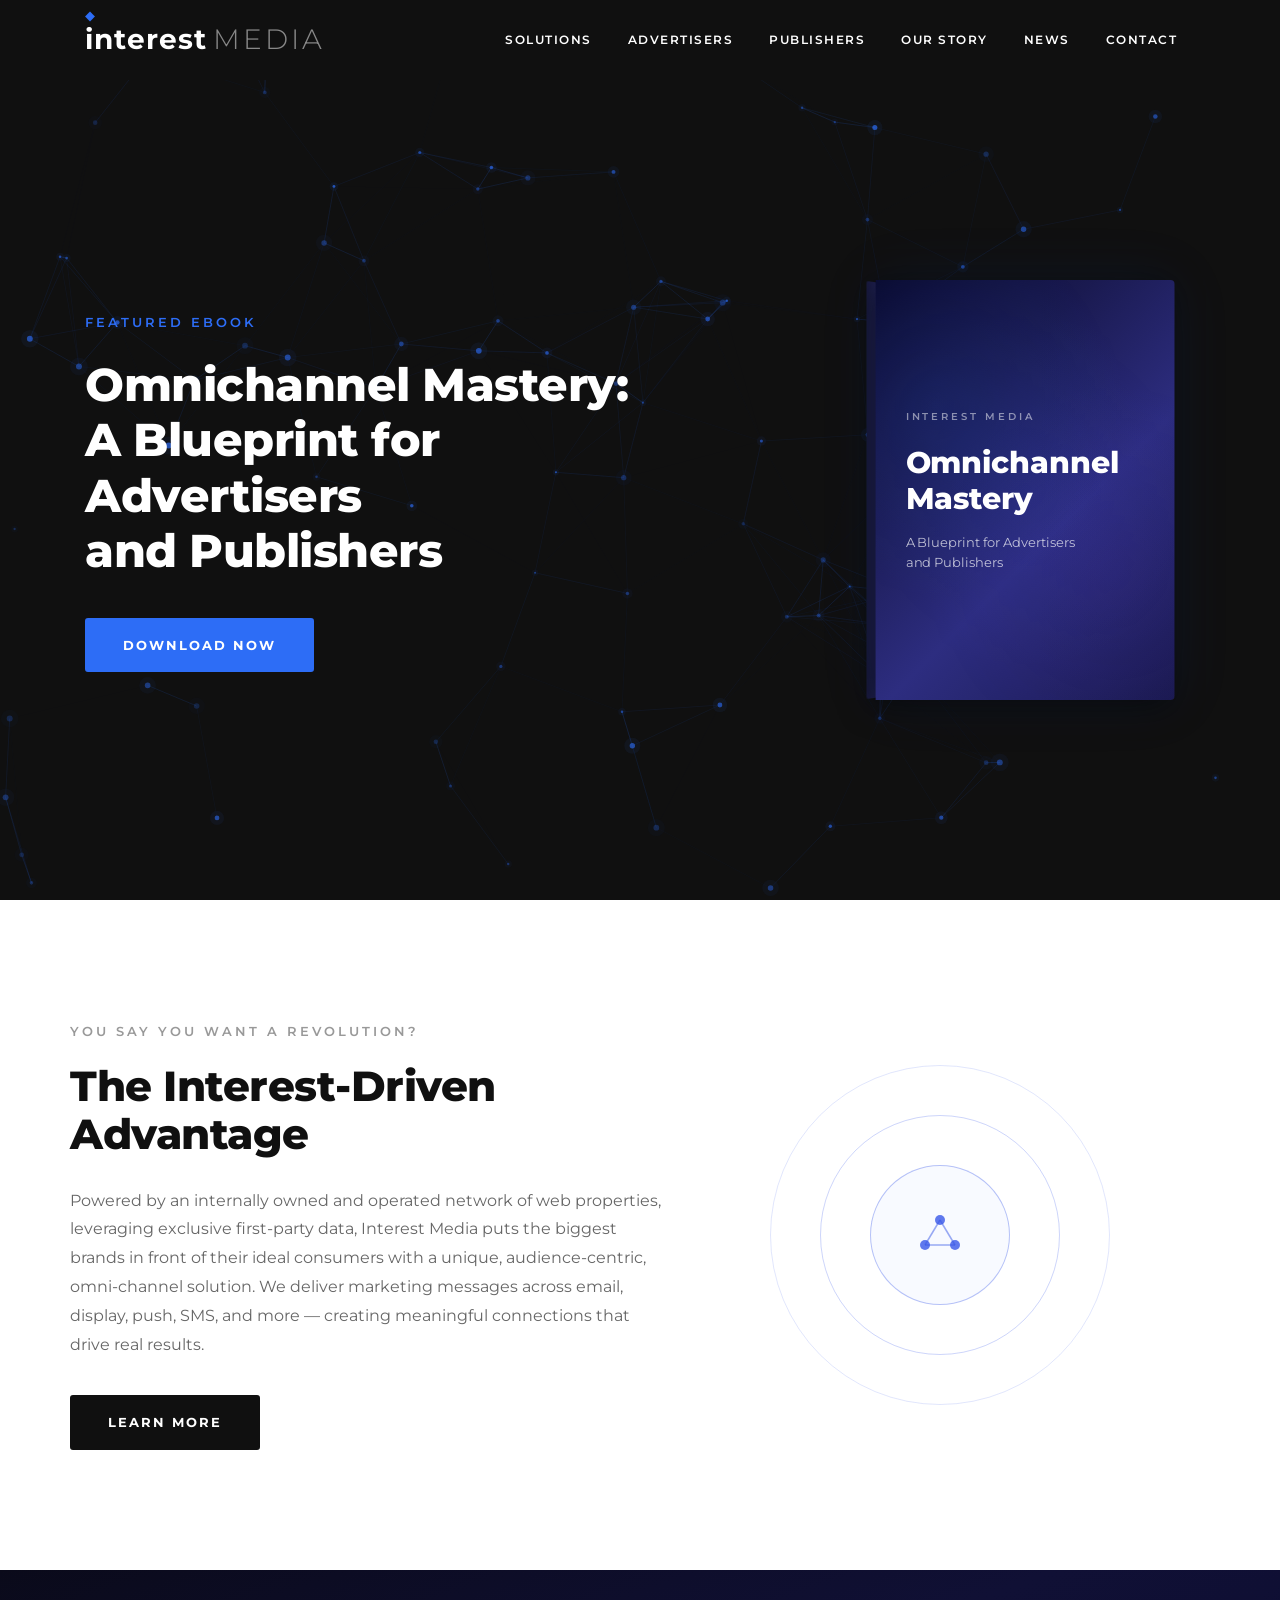
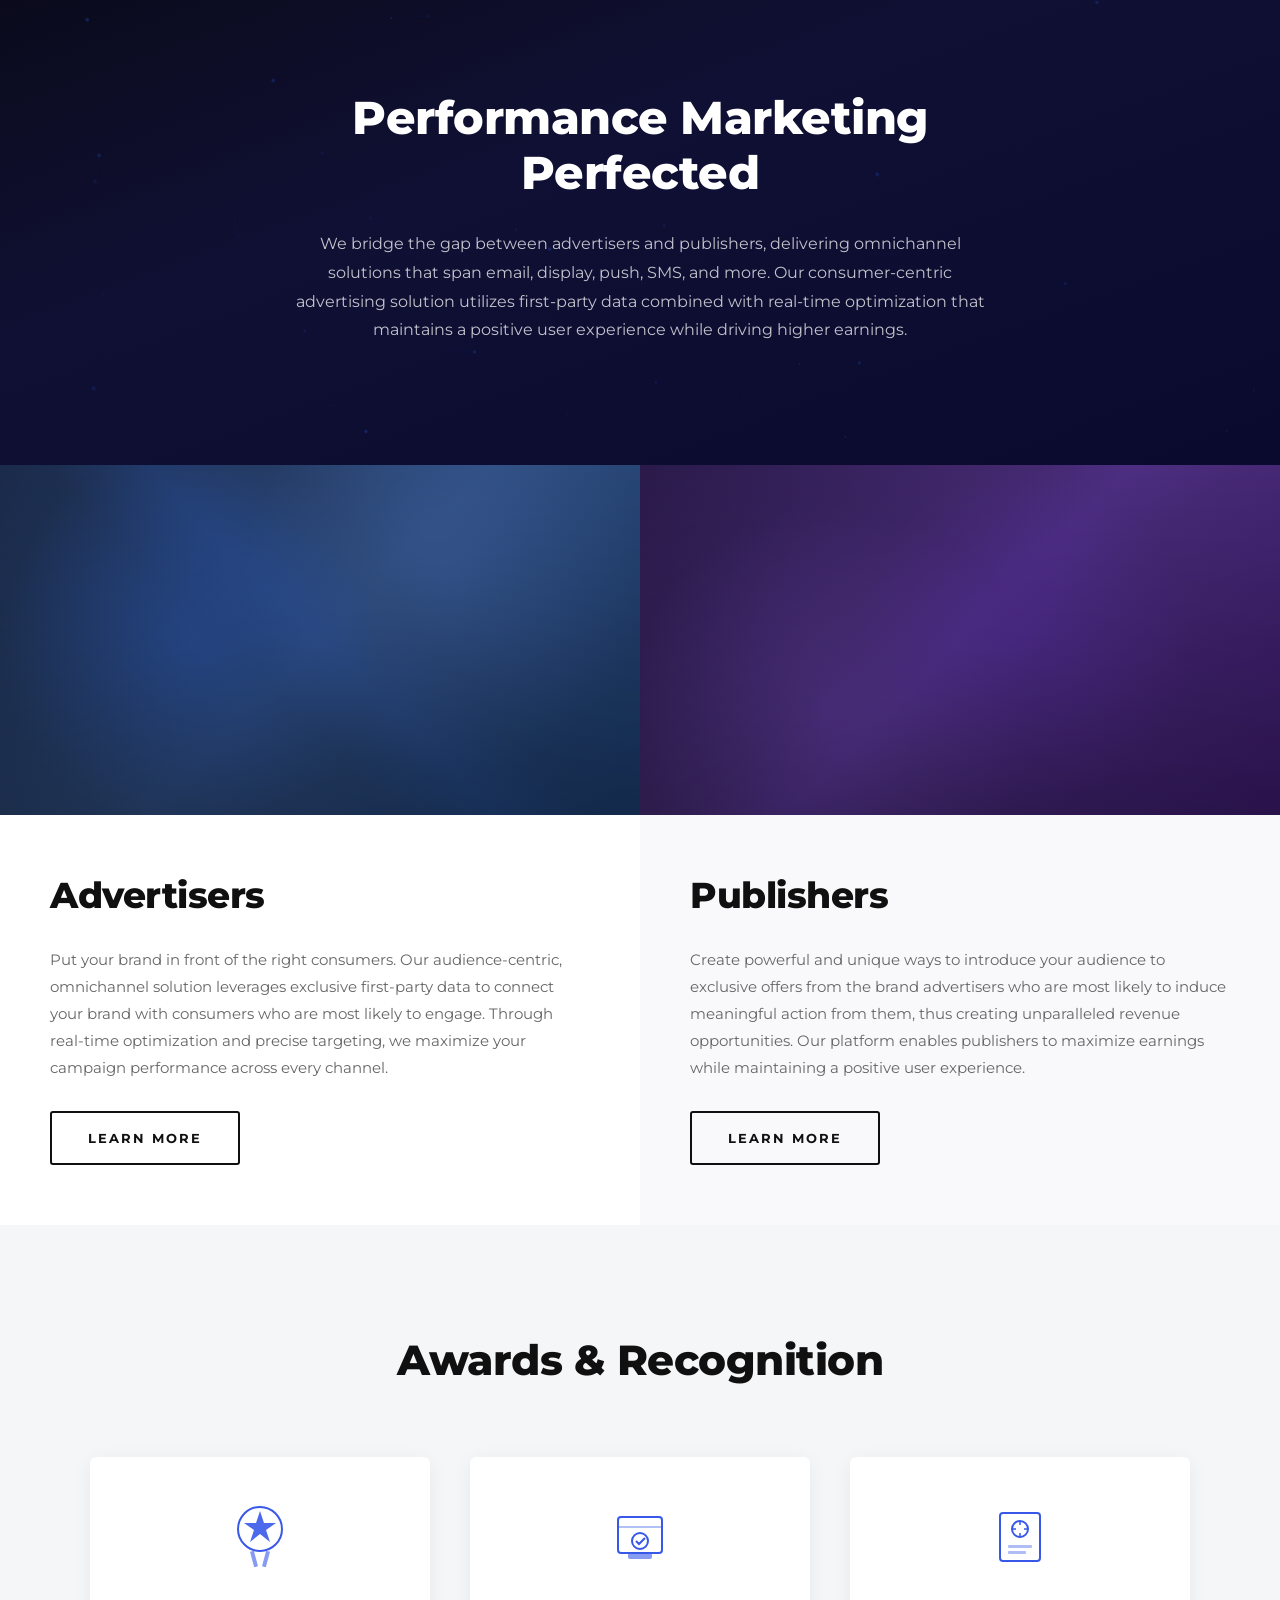
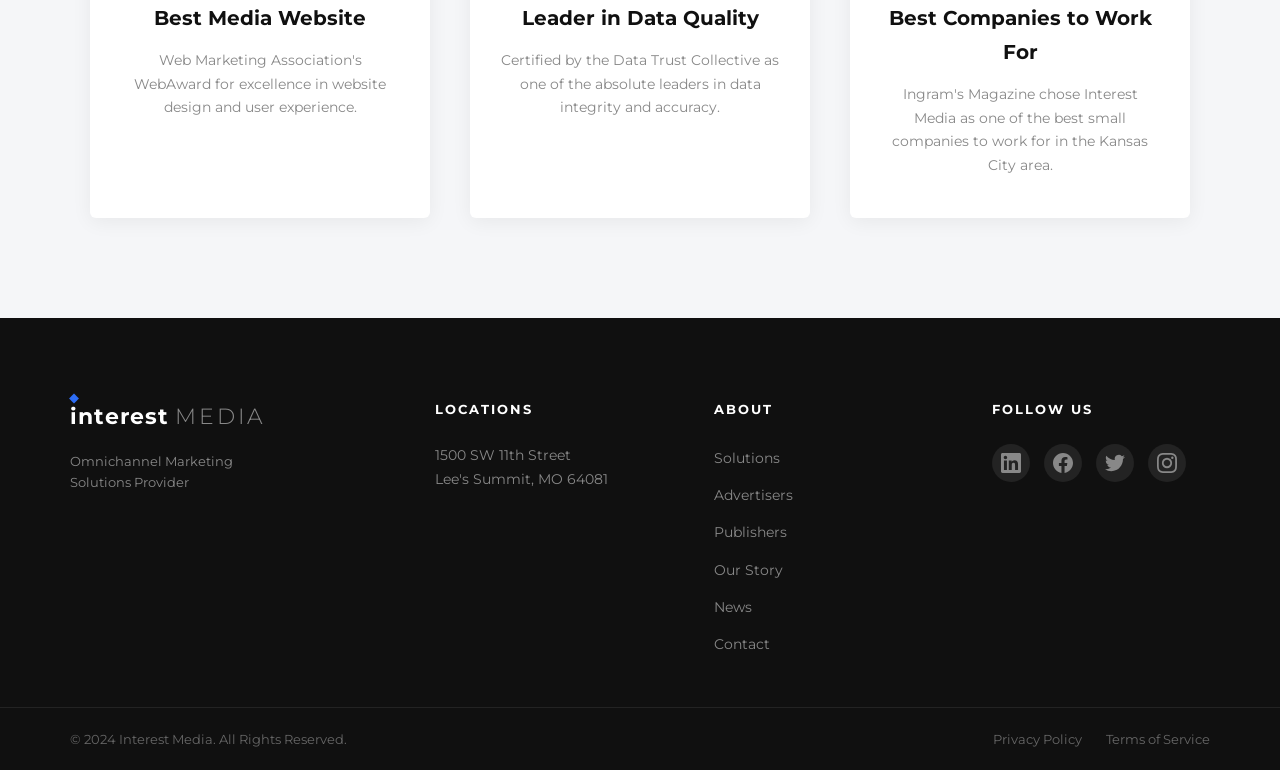
<file: index.html>
<!DOCTYPE html>
<html lang="en">
<head>
    <meta charset="UTF-8">
    <meta name="viewport" content="width=device-width, initial-scale=1.0">
    <title>Interest Media - Omnichannel Marketing Solutions Provider</title>
    <link rel="preconnect" href="https://fonts.googleapis.com">
    <link rel="preconnect" href="https://fonts.gstatic.com" crossorigin>
    <link href="https://fonts.googleapis.com/css2?family=Montserrat:wght@300;400;500;600;700;800;900&display=swap" rel="stylesheet">
    <link href="https://fonts.googleapis.com/css2?family=Mulish:wght@300;400;500;600;700;800&display=swap" rel="stylesheet">
    <link rel="stylesheet" href="css/style.css">
</head>
<body>

    <!-- ========== HEADER / NAVIGATION ========== -->
    <header class="site-header">
        <div class="header-inner">
            <div class="logo">
                <a href="/">
                    <span class="logo-interest"><span class="logo-i">i</span>nterest</span>
                    <span class="logo-media">MEDIA</span>
                </a>
            </div>
            <nav class="main-nav">
                <ul class="nav-menu">
                    <li><a href="#solutions">SOLUTIONS</a></li>
                    <li><a href="#advertisers">ADVERTISERS</a></li>
                    <li><a href="#publishers">PUBLISHERS</a></li>
                    <li><a href="#our-story">OUR STORY</a></li>
                    <li><a href="#news">NEWS</a></li>
                    <li><a href="#contact">CONTACT</a></li>
                </ul>
            </nav>
            <button class="hamburger" aria-label="Toggle navigation">
                <span class="hamburger-line"></span>
                <span class="hamburger-line"></span>
                <span class="hamburger-line"></span>
            </button>
        </div>
    </header>

    <!-- ========== HERO / SLIDER SECTION ========== -->
    <section class="hero-section">
        <div class="hero-bg">
            <canvas id="geometricCanvas"></canvas>
        </div>
        <div class="hero-content">
            <div class="hero-text">
                <span class="hero-label">FEATURED EBOOK</span>
                <h1 class="hero-title">Omnichannel Mastery:<br>A Blueprint for Advertisers<br>and Publishers</h1>
                <a href="#download" class="btn btn-primary">DOWNLOAD NOW</a>
            </div>
            <div class="hero-image">
                <div class="ebook-cover">
                    <div class="ebook-spine"></div>
                    <div class="ebook-front">
                        <div class="ebook-front-inner">
                            <div class="ebook-pattern"></div>
                            <div class="ebook-text">
                                <span class="ebook-label">INTEREST MEDIA</span>
                                <span class="ebook-title">Omnichannel<br>Mastery</span>
                                <span class="ebook-subtitle">A Blueprint for Advertisers<br>and Publishers</span>
                            </div>
                        </div>
                    </div>
                </div>
            </div>
        </div>
    </section>

    <!-- ========== INTEREST-DRIVEN ADVANTAGE SECTION ========== -->
    <section class="advantage-section">
        <div class="container">
            <div class="advantage-content">
                <div class="advantage-text">
                    <span class="section-tagline">YOU SAY YOU WANT A REVOLUTION?</span>
                    <h2 class="section-title">The Interest-Driven<br>Advantage</h2>
                    <p class="section-description">Powered by an internally owned and operated network of web properties, leveraging exclusive first-party data, Interest Media puts the biggest brands in front of their ideal consumers with a unique, audience-centric, omni-channel solution. We deliver marketing messages across email, display, push, SMS, and more &mdash; creating meaningful connections that drive real results.</p>
                    <a href="#learn-more" class="btn btn-dark">LEARN MORE</a>
                </div>
                <div class="advantage-graphic">
                    <div class="advantage-circles">
                        <div class="circle circle-large">
                            <div class="circle circle-medium">
                                <div class="circle circle-small">
                                    <div class="circle-icon">
                                        <svg viewBox="0 0 60 60" width="60" height="60">
                                            <circle cx="30" cy="15" r="5" fill="#3858e9" opacity="0.8"/>
                                            <circle cx="15" cy="40" r="5" fill="#3858e9" opacity="0.8"/>
                                            <circle cx="45" cy="40" r="5" fill="#3858e9" opacity="0.8"/>
                                            <line x1="30" y1="15" x2="15" y2="40" stroke="#3858e9" stroke-width="1.5" opacity="0.5"/>
                                            <line x1="30" y1="15" x2="45" y2="40" stroke="#3858e9" stroke-width="1.5" opacity="0.5"/>
                                            <line x1="15" y1="40" x2="45" y2="40" stroke="#3858e9" stroke-width="1.5" opacity="0.5"/>
                                        </svg>
                                    </div>
                                </div>
                            </div>
                        </div>
                    </div>
                </div>
            </div>
        </div>
    </section>

    <!-- ========== PERFORMANCE MARKETING SECTION ========== -->
    <section class="performance-section">
        <div class="performance-bg">
            <canvas id="performanceCanvas"></canvas>
        </div>
        <div class="container">
            <div class="performance-content">
                <h2 class="performance-title">Performance Marketing<br>Perfected</h2>
                <p class="performance-text">We bridge the gap between advertisers and publishers, delivering omnichannel solutions that span email, display, push, SMS, and more. Our consumer-centric advertising solution utilizes first-party data combined with real-time optimization that maintains a positive user experience while driving higher earnings.</p>
            </div>
        </div>
    </section>

    <!-- ========== ADVERTISERS / PUBLISHERS SECTION ========== -->
    <section class="dual-section">
        <div class="dual-column advertisers-column">
            <div class="dual-image">
                <div class="dual-image-inner advertisers-image">
                    <div class="image-overlay"></div>
                </div>
            </div>
            <div class="dual-content">
                <h2 class="dual-title">Advertisers</h2>
                <p class="dual-text">Put your brand in front of the right consumers. Our audience-centric, omnichannel solution leverages exclusive first-party data to connect your brand with consumers who are most likely to engage. Through real-time optimization and precise targeting, we maximize your campaign performance across every channel.</p>
                <a href="#advertisers" class="btn btn-outline">LEARN MORE</a>
            </div>
        </div>
        <div class="dual-column publishers-column">
            <div class="dual-image">
                <div class="dual-image-inner publishers-image">
                    <div class="image-overlay"></div>
                </div>
            </div>
            <div class="dual-content">
                <h2 class="dual-title">Publishers</h2>
                <p class="dual-text">Create powerful and unique ways to introduce your audience to exclusive offers from the brand advertisers who are most likely to induce meaningful action from them, thus creating unparalleled revenue opportunities. Our platform enables publishers to maximize earnings while maintaining a positive user experience.</p>
                <a href="#publishers" class="btn btn-outline">LEARN MORE</a>
            </div>
        </div>
    </section>

    <!-- ========== AWARDS & RECOGNITION SECTION ========== -->
    <section class="awards-section">
        <div class="container">
            <h2 class="awards-title">Awards &amp; Recognition</h2>
            <div class="awards-grid">
                <div class="award-item">
                    <div class="award-icon">
                        <svg viewBox="0 0 80 80" width="80" height="80">
                            <circle cx="40" cy="32" r="22" fill="none" stroke="#3858e9" stroke-width="2"/>
                            <polygon points="40,14 44,26 56,26 46,33 50,45 40,37 30,45 34,33 24,26 36,26" fill="#3858e9" opacity="0.9"/>
                            <rect x="32" y="54" width="4" height="16" fill="#3858e9" opacity="0.6" transform="rotate(-15,34,62)"/>
                            <rect x="44" y="54" width="4" height="16" fill="#3858e9" opacity="0.6" transform="rotate(15,46,62)"/>
                        </svg>
                    </div>
                    <h3 class="award-name">Best Media Website</h3>
                    <p class="award-desc">Web Marketing Association's WebAward for excellence in website design and user experience.</p>
                </div>
                <div class="award-item">
                    <div class="award-icon">
                        <svg viewBox="0 0 80 80" width="80" height="80">
                            <rect x="18" y="20" width="44" height="36" rx="3" fill="none" stroke="#3858e9" stroke-width="2"/>
                            <path d="M18,30 L62,30" stroke="#3858e9" stroke-width="1.5" opacity="0.5"/>
                            <circle cx="40" cy="44" r="8" fill="none" stroke="#3858e9" stroke-width="2"/>
                            <polyline points="36,44 39,47 45,41" fill="none" stroke="#3858e9" stroke-width="2"/>
                            <rect x="28" y="56" width="24" height="6" rx="2" fill="#3858e9" opacity="0.6"/>
                        </svg>
                    </div>
                    <h3 class="award-name">Leader in Data Quality</h3>
                    <p class="award-desc">Certified by the Data Trust Collective as one of the absolute leaders in data integrity and accuracy.</p>
                </div>
                <div class="award-item">
                    <div class="award-icon">
                        <svg viewBox="0 0 80 80" width="80" height="80">
                            <rect x="20" y="16" width="40" height="48" rx="3" fill="none" stroke="#3858e9" stroke-width="2"/>
                            <circle cx="40" cy="32" r="8" fill="none" stroke="#3858e9" stroke-width="2"/>
                            <line x1="40" y1="24" x2="40" y2="28" stroke="#3858e9" stroke-width="1.5"/>
                            <line x1="40" y1="36" x2="40" y2="40" stroke="#3858e9" stroke-width="1.5"/>
                            <line x1="32" y1="32" x2="36" y2="32" stroke="#3858e9" stroke-width="1.5"/>
                            <line x1="44" y1="32" x2="48" y2="32" stroke="#3858e9" stroke-width="1.5"/>
                            <rect x="28" y="48" width="24" height="3" rx="1" fill="#3858e9" opacity="0.4"/>
                            <rect x="28" y="54" width="18" height="3" rx="1" fill="#3858e9" opacity="0.4"/>
                        </svg>
                    </div>
                    <h3 class="award-name">Best Companies to Work For</h3>
                    <p class="award-desc">Ingram's Magazine chose Interest Media as one of the best small companies to work for in the Kansas City area.</p>
                </div>
            </div>
        </div>
    </section>

    <!-- ========== FOOTER ========== -->
    <footer class="site-footer">
        <div class="footer-main">
            <div class="container">
                <div class="footer-grid">
                    <div class="footer-col footer-brand">
                        <div class="footer-logo">
                            <span class="logo-interest"><span class="logo-i">i</span>nterest</span>
                            <span class="logo-media">MEDIA</span>
                        </div>
                        <p class="footer-tagline">Omnichannel Marketing<br>Solutions Provider</p>
                    </div>
                    <div class="footer-col footer-locations">
                        <h4 class="footer-heading">LOCATIONS</h4>
                        <address class="footer-address">
                            1500 SW 11th Street<br>
                            Lee's Summit, MO 64081
                        </address>
                    </div>
                    <div class="footer-col footer-about">
                        <h4 class="footer-heading">ABOUT</h4>
                        <ul class="footer-links">
                            <li><a href="#solutions">Solutions</a></li>
                            <li><a href="#advertisers">Advertisers</a></li>
                            <li><a href="#publishers">Publishers</a></li>
                            <li><a href="#our-story">Our Story</a></li>
                            <li><a href="#news">News</a></li>
                            <li><a href="#contact">Contact</a></li>
                        </ul>
                    </div>
                    <div class="footer-col footer-social">
                        <h4 class="footer-heading">FOLLOW US</h4>
                        <div class="social-icons">
                            <a href="#" class="social-icon" aria-label="LinkedIn">
                                <svg viewBox="0 0 24 24" width="20" height="20" fill="currentColor">
                                    <path d="M20.447 20.452h-3.554v-5.569c0-1.328-.027-3.037-1.852-3.037-1.853 0-2.136 1.445-2.136 2.939v5.667H9.351V9h3.414v1.561h.046c.477-.9 1.637-1.85 3.37-1.85 3.601 0 4.267 2.37 4.267 5.455v6.286zM5.337 7.433c-1.144 0-2.063-.926-2.063-2.065 0-1.138.92-2.063 2.063-2.063 1.14 0 2.064.925 2.064 2.063 0 1.139-.925 2.065-2.064 2.065zm1.782 13.019H3.555V9h3.564v11.452zM22.225 0H1.771C.792 0 0 .774 0 1.729v20.542C0 23.227.792 24 1.771 24h20.451C23.2 24 24 23.227 24 22.271V1.729C24 .774 23.2 0 22.222 0h.003z"/>
                                </svg>
                            </a>
                            <a href="#" class="social-icon" aria-label="Facebook">
                                <svg viewBox="0 0 24 24" width="20" height="20" fill="currentColor">
                                    <path d="M24 12.073c0-6.627-5.373-12-12-12s-12 5.373-12 12c0 5.99 4.388 10.954 10.125 11.854v-8.385H7.078v-3.47h3.047V9.43c0-3.007 1.792-4.669 4.533-4.669 1.312 0 2.686.235 2.686.235v2.953H15.83c-1.491 0-1.956.925-1.956 1.874v2.25h3.328l-.532 3.47h-2.796v8.385C19.612 23.027 24 18.062 24 12.073z"/>
                                </svg>
                            </a>
                            <a href="#" class="social-icon" aria-label="Twitter">
                                <svg viewBox="0 0 24 24" width="20" height="20" fill="currentColor">
                                    <path d="M23.953 4.57a10 10 0 01-2.825.775 4.958 4.958 0 002.163-2.723c-.951.555-2.005.959-3.127 1.184a4.92 4.92 0 00-8.384 4.482C7.69 8.095 4.067 6.13 1.64 3.162a4.822 4.822 0 00-.666 2.475c0 1.71.87 3.213 2.188 4.096a4.904 4.904 0 01-2.228-.616v.06a4.923 4.923 0 003.946 4.827 4.996 4.996 0 01-2.212.085 4.936 4.936 0 004.604 3.417 9.867 9.867 0 01-6.102 2.105c-.39 0-.779-.023-1.17-.067a13.995 13.995 0 007.557 2.209c9.053 0 13.998-7.496 13.998-13.985 0-.21 0-.42-.015-.63A9.935 9.935 0 0024 4.59z"/>
                                </svg>
                            </a>
                            <a href="#" class="social-icon" aria-label="Instagram">
                                <svg viewBox="0 0 24 24" width="20" height="20" fill="currentColor">
                                    <path d="M12 0C8.74 0 8.333.015 7.053.072 5.775.132 4.905.333 4.14.63c-.789.306-1.459.717-2.126 1.384S.935 3.35.63 4.14C.333 4.905.131 5.775.072 7.053.012 8.333 0 8.74 0 12s.015 3.667.072 4.947c.06 1.277.261 2.148.558 2.913.306.788.717 1.459 1.384 2.126.667.666 1.336 1.079 2.126 1.384.766.296 1.636.499 2.913.558C8.333 23.988 8.74 24 12 24s3.667-.015 4.947-.072c1.277-.06 2.148-.262 2.913-.558.788-.306 1.459-.718 2.126-1.384.666-.667 1.079-1.335 1.384-2.126.296-.765.499-1.636.558-2.913.06-1.28.072-1.687.072-4.947s-.015-3.667-.072-4.947c-.06-1.277-.262-2.149-.558-2.913-.306-.789-.718-1.459-1.384-2.126C21.319 1.347 20.651.935 19.86.63c-.765-.297-1.636-.499-2.913-.558C15.667.012 15.26 0 12 0zm0 2.16c3.203 0 3.585.016 4.85.071 1.17.055 1.805.249 2.227.415.562.217.96.477 1.382.896.419.42.679.819.896 1.381.164.422.36 1.057.413 2.227.057 1.266.07 1.646.07 4.85s-.015 3.585-.074 4.85c-.061 1.17-.256 1.805-.421 2.227-.224.562-.479.96-.899 1.382-.419.419-.824.679-1.38.896-.42.164-1.065.36-2.235.413-1.274.057-1.649.07-4.859.07-3.211 0-3.586-.015-4.859-.074-1.171-.061-1.816-.256-2.236-.421-.569-.224-.96-.479-1.379-.899-.421-.419-.69-.824-.9-1.38-.165-.42-.359-1.065-.42-2.235-.045-1.26-.061-1.649-.061-4.844 0-3.196.016-3.586.061-4.861.061-1.17.255-1.814.42-2.234.21-.57.479-.96.9-1.381.419-.419.81-.689 1.379-.898.42-.166 1.051-.361 2.221-.421 1.275-.045 1.65-.06 4.859-.06l.045.03zm0 3.678a6.162 6.162 0 100 12.324 6.162 6.162 0 100-12.324zM12 16c-2.21 0-4-1.79-4-4s1.79-4 4-4 4 1.79 4 4-1.79 4-4 4zm7.846-10.405a1.441 1.441 0 11-2.88 0 1.441 1.441 0 012.88 0z"/>
                                </svg>
                            </a>
                        </div>
                    </div>
                </div>
            </div>
        </div>
        <div class="footer-bottom">
            <div class="container">
                <p class="copyright">&copy; 2024 Interest Media. All Rights Reserved.</p>
                <div class="footer-bottom-links">
                    <a href="#">Privacy Policy</a>
                    <a href="#">Terms of Service</a>
                </div>
            </div>
        </div>
    </footer>

    <script src="js/main.js"></script>
</body>
</html>
</file>
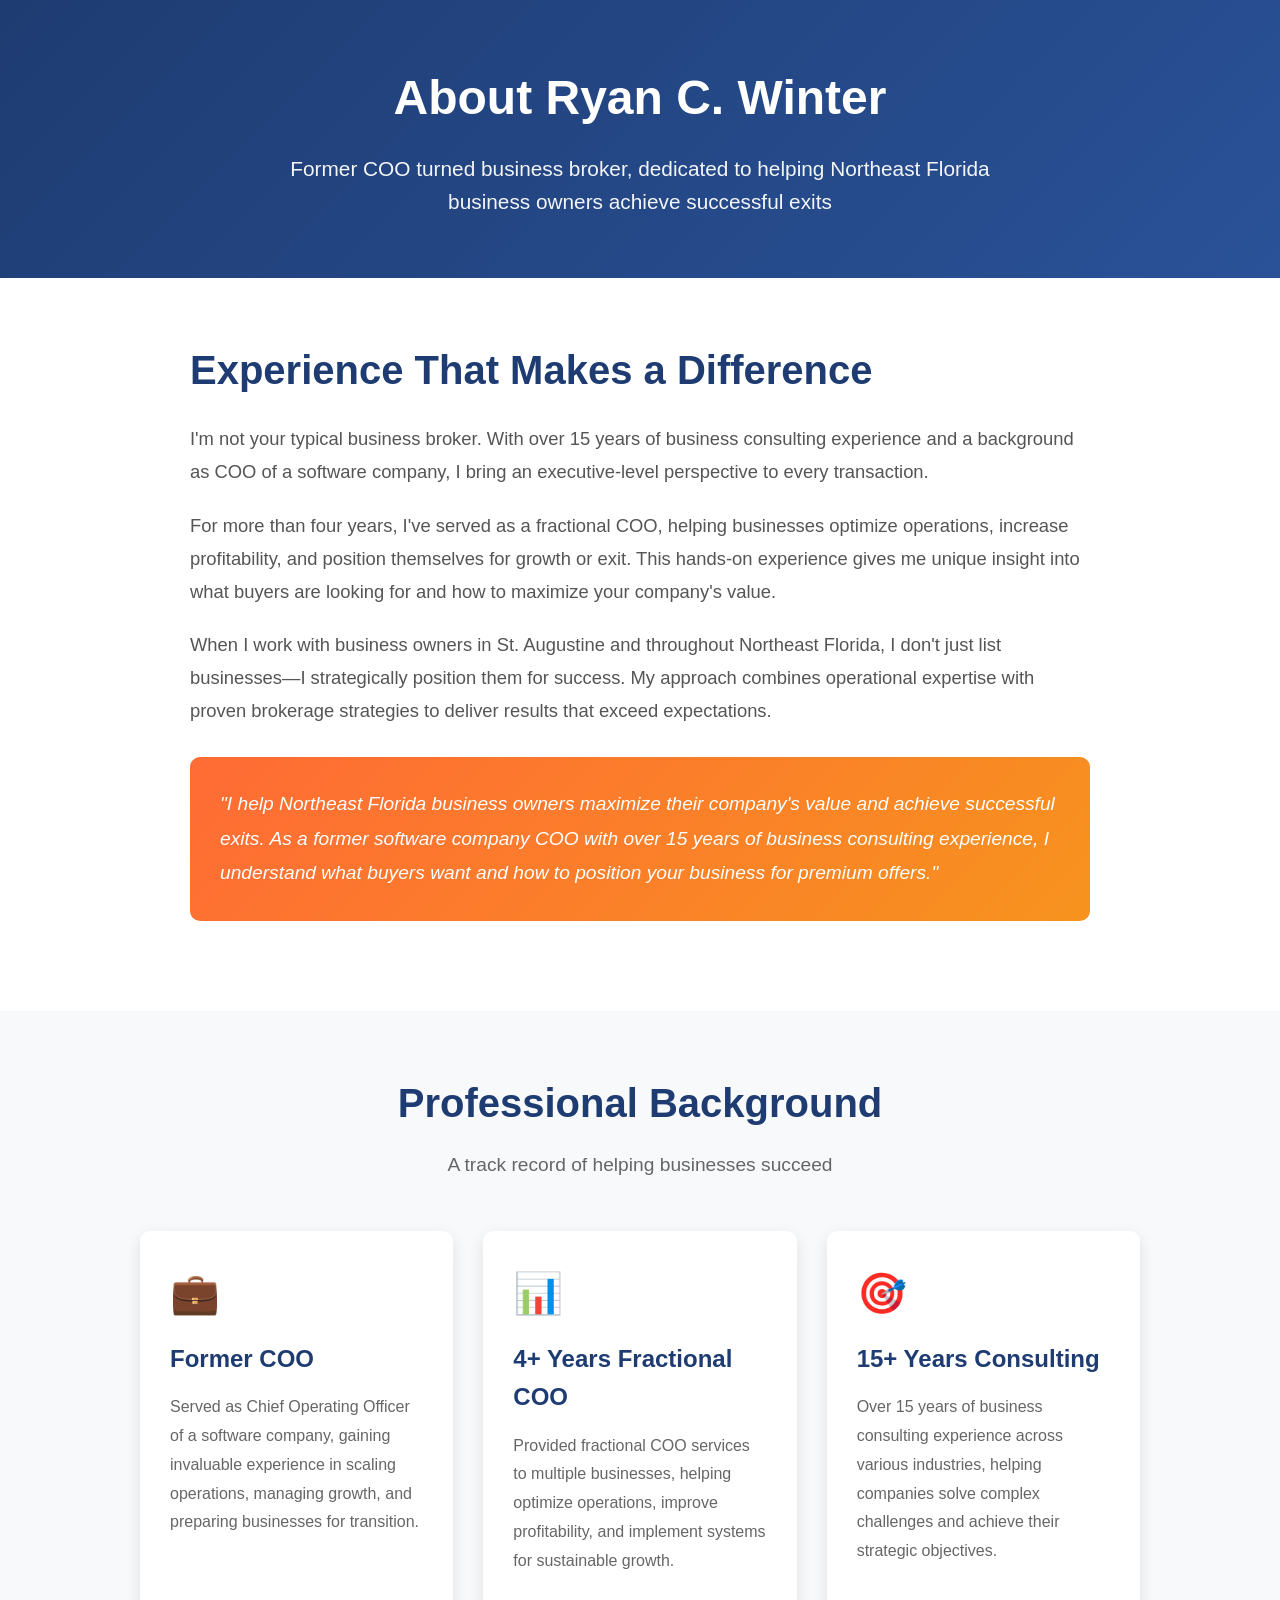
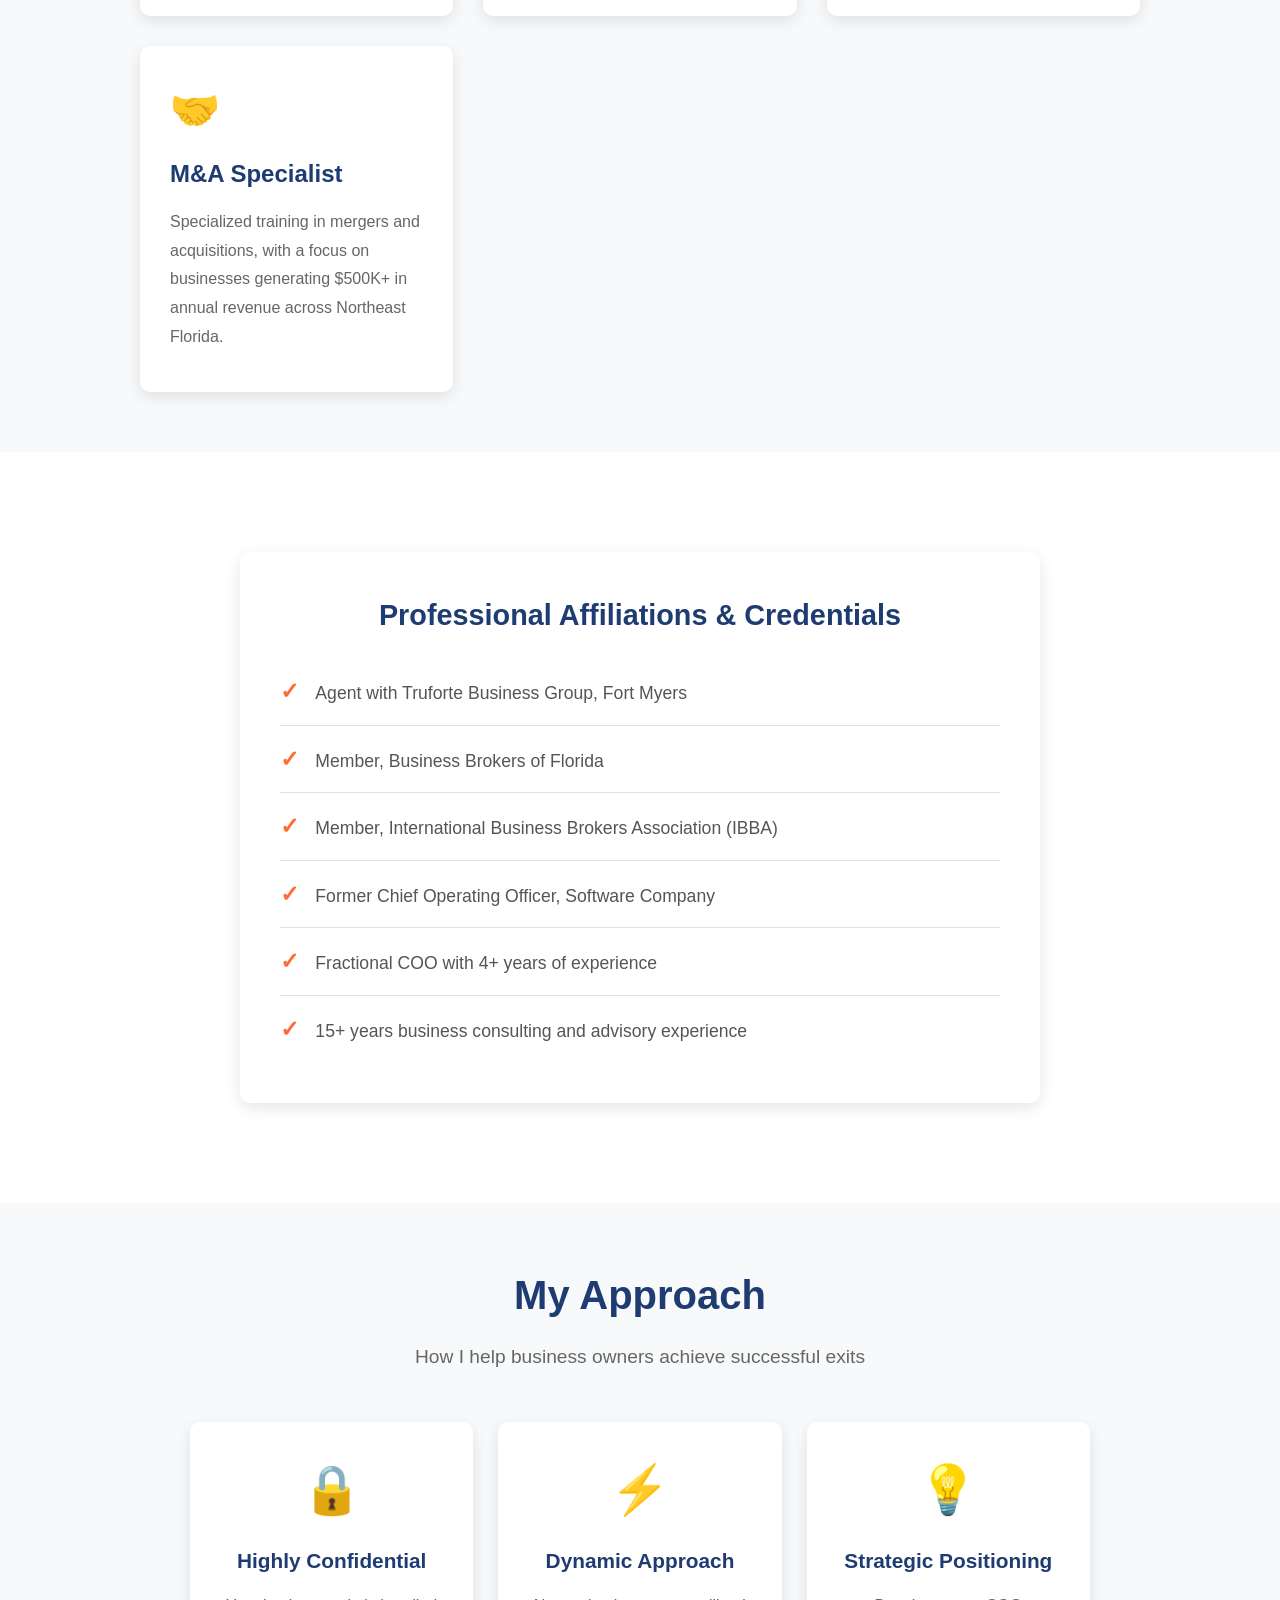
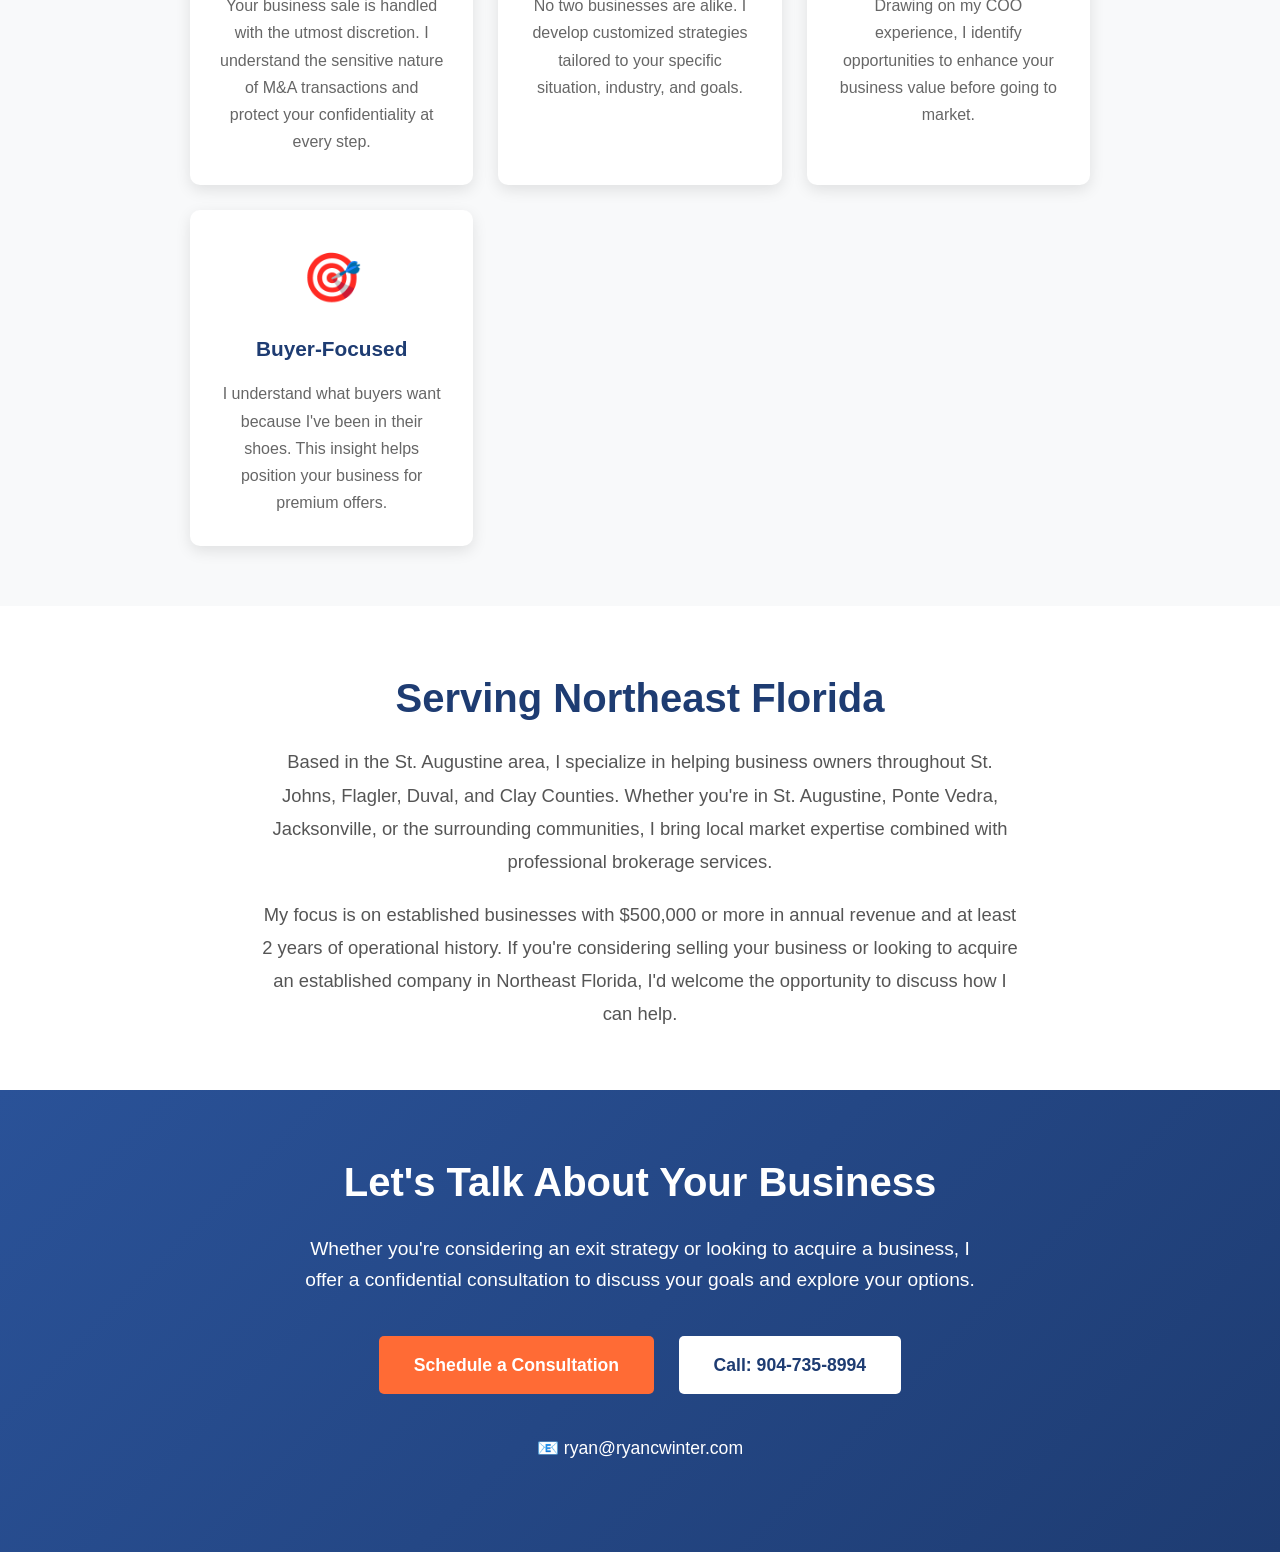
<file: about-page.html>
<!DOCTYPE html>
<html lang="en">
<head>
    <meta charset="UTF-8">
    <meta name="viewport" content="width=device-width, initial-scale=1.0">
    <meta name="description" content="Meet Ryan C. Winter - Former COO with 15+ years of business consulting experience, now helping Northeast Florida business owners achieve successful exits through expert M&A services.">
    <meta name="keywords" content="Ryan Winter business broker, business broker St. Augustine, COO consultant, business exit strategy, M&A advisor Northeast Florida">
    <title>About Ryan C. Winter - Experienced Business Broker in St. Augustine, FL</title>
    <style>
        * {
            margin: 0;
            padding: 0;
            box-sizing: border-box;
        }
        body {
            font-family: 'Segoe UI', Tahoma, Geneva, Verdana, sans-serif;
            line-height: 1.6;
            color: #333;
        }
        .container {
            max-width: 1200px;
            margin: 0 auto;
            padding: 0 20px;
        }
        .page-header {
            background: linear-gradient(135deg, #1e3c72 0%, #2a5298 100%);
            color: white;
            padding: 60px 20px;
            text-align: center;
        }
        .page-header h1 {
            font-size: 3em;
            margin-bottom: 15px;
        }
        .page-header p {
            font-size: 1.3em;
            max-width: 700px;
            margin: 0 auto;
            opacity: 0.95;
        }
        .section {
            padding: 60px 20px;
        }
        .section-alt {
            background: #f8f9fa;
        }
        .about-intro {
            display: grid;
            grid-template-columns: 1fr;
            gap: 40px;
            align-items: center;
            max-width: 900px;
            margin: 0 auto;
        }
        .about-intro h2 {
            color: #1e3c72;
            font-size: 2.5em;
            margin-bottom: 20px;
        }
        .about-intro p {
            font-size: 1.15em;
            line-height: 1.8;
            margin-bottom: 20px;
            color: #555;
        }
        .highlight-box {
            background: linear-gradient(135deg, #ff6b35 0%, #f7931e 100%);
            color: white;
            padding: 30px;
            border-radius: 10px;
            font-size: 1.2em;
            line-height: 1.8;
            font-style: italic;
            margin: 30px 0;
        }
        .experience-section {
            max-width: 1000px;
            margin: 0 auto;
        }
        .section-title {
            font-size: 2.5em;
            margin-bottom: 15px;
            text-align: center;
            color: #1e3c72;
        }
        .section-subtitle {
            text-align: center;
            font-size: 1.2em;
            color: #666;
            margin-bottom: 50px;
        }
        .experience-grid {
            display: grid;
            grid-template-columns: repeat(auto-fit, minmax(280px, 1fr));
            gap: 30px;
            margin-top: 40px;
        }
        .experience-card {
            background: white;
            padding: 30px;
            border-radius: 10px;
            box-shadow: 0 5px 15px rgba(0,0,0,0.1);
        }
        .experience-card h3 {
            color: #1e3c72;
            font-size: 1.5em;
            margin-bottom: 15px;
        }
        .experience-card p {
            color: #666;
            line-height: 1.8;
            margin-bottom: 10px;
        }
        .experience-icon {
            font-size: 2.5em;
            margin-bottom: 15px;
        }
        .credentials {
            background: white;
            padding: 40px;
            border-radius: 10px;
            box-shadow: 0 5px 15px rgba(0,0,0,0.1);
            max-width: 800px;
            margin: 40px auto;
        }
        .credentials h3 {
            color: #1e3c72;
            font-size: 1.8em;
            margin-bottom: 20px;
            text-align: center;
        }
        .credentials ul {
            list-style: none;
            padding: 0;
        }
        .credentials li {
            padding: 15px 0;
            border-bottom: 1px solid #e0e0e0;
            font-size: 1.1em;
            color: #555;
        }
        .credentials li:last-child {
            border-bottom: none;
        }
        .credentials li:before {
            content: "✓ ";
            color: #ff6b35;
            font-weight: bold;
            font-size: 1.3em;
            margin-right: 10px;
        }
        .approach-section {
            max-width: 900px;
            margin: 0 auto;
        }
        .approach-cards {
            display: grid;
            grid-template-columns: repeat(auto-fit, minmax(250px, 1fr));
            gap: 25px;
            margin-top: 40px;
        }
        .approach-card {
            background: white;
            padding: 30px;
            border-radius: 10px;
            text-align: center;
            box-shadow: 0 5px 15px rgba(0,0,0,0.1);
        }
        .approach-card-icon {
            font-size: 3em;
            margin-bottom: 15px;
        }
        .approach-card h3 {
            color: #1e3c72;
            margin-bottom: 15px;
            font-size: 1.3em;
        }
        .approach-card p {
            color: #666;
            line-height: 1.7;
        }
        .cta-section {
            text-align: center;
            padding: 60px 20px;
            background: linear-gradient(135deg, #2a5298 0%, #1e3c72 100%);
            color: white;
        }
        .cta-section h2 {
            font-size: 2.5em;
            margin-bottom: 20px;
        }
        .cta-section p {
            font-size: 1.2em;
            margin-bottom: 30px;
            max-width: 700px;
            margin-left: auto;
            margin-right: auto;
        }
        .btn {
            display: inline-block;
            padding: 15px 35px;
            margin: 10px;
            text-decoration: none;
            border-radius: 5px;
            font-weight: bold;
            font-size: 1.1em;
            transition: all 0.3s ease;
        }
        .btn-primary {
            background: #ff6b35;
            color: white;
        }
        .btn-primary:hover {
            background: #e55a2b;
            transform: translateY(-2px);
        }
        .btn-secondary {
            background: white;
            color: #1e3c72;
        }
        .btn-secondary:hover {
            background: #f0f0f0;
            transform: translateY(-2px);
        }
        @media (max-width: 768px) {
            .page-header h1 {
                font-size: 2.2em;
            }
            .page-header p {
                font-size: 1.1em;
            }
            .section-title {
                font-size: 2em;
            }
            .about-intro h2 {
                font-size: 2em;
            }
            .experience-grid {
                grid-template-columns: 1fr;
            }
            .approach-cards {
                grid-template-columns: 1fr;
            }
            .btn {
                display: block;
                margin: 10px auto;
                max-width: 300px;
            }
        }
    </style>
</head>
<body>

<!-- PAGE HEADER -->
<div class="page-header">
    <div class="container">
        <h1>About Ryan C. Winter</h1>
        <p>Former COO turned business broker, dedicated to helping Northeast Florida business owners achieve successful exits</p>
    </div>
</div>

<!-- INTRODUCTION SECTION -->
<div class="section">
    <div class="container">
        <div class="about-intro">
            <div>
                <h2>Experience That Makes a Difference</h2>
                <p>I'm not your typical business broker. With over 15 years of business consulting experience and a background as COO of a software company, I bring an executive-level perspective to every transaction.</p>

                <p>For more than four years, I've served as a fractional COO, helping businesses optimize operations, increase profitability, and position themselves for growth or exit. This hands-on experience gives me unique insight into what buyers are looking for and how to maximize your company's value.</p>

                <p>When I work with business owners in St. Augustine and throughout Northeast Florida, I don't just list businesses—I strategically position them for success. My approach combines operational expertise with proven brokerage strategies to deliver results that exceed expectations.</p>

                <div class="highlight-box">
                    "I help Northeast Florida business owners maximize their company's value and achieve successful exits. As a former software company COO with over 15 years of business consulting experience, I understand what buyers want and how to position your business for premium offers."
                </div>
            </div>
        </div>
    </div>
</div>

<!-- EXPERIENCE SECTION -->
<div class="section section-alt">
    <div class="container">
        <div class="experience-section">
            <h2 class="section-title">Professional Background</h2>
            <p class="section-subtitle">A track record of helping businesses succeed</p>

            <div class="experience-grid">
                <div class="experience-card">
                    <div class="experience-icon">💼</div>
                    <h3>Former COO</h3>
                    <p>Served as Chief Operating Officer of a software company, gaining invaluable experience in scaling operations, managing growth, and preparing businesses for transition.</p>
                </div>

                <div class="experience-card">
                    <div class="experience-icon">📊</div>
                    <h3>4+ Years Fractional COO</h3>
                    <p>Provided fractional COO services to multiple businesses, helping optimize operations, improve profitability, and implement systems for sustainable growth.</p>
                </div>

                <div class="experience-card">
                    <div class="experience-icon">🎯</div>
                    <h3>15+ Years Consulting</h3>
                    <p>Over 15 years of business consulting experience across various industries, helping companies solve complex challenges and achieve their strategic objectives.</p>
                </div>

                <div class="experience-card">
                    <div class="experience-icon">🤝</div>
                    <h3>M&A Specialist</h3>
                    <p>Specialized training in mergers and acquisitions, with a focus on businesses generating $500K+ in annual revenue across Northeast Florida.</p>
                </div>
            </div>
        </div>
    </div>
</div>

<!-- CREDENTIALS SECTION -->
<div class="section">
    <div class="container">
        <div class="credentials">
            <h3>Professional Affiliations & Credentials</h3>
            <ul>
                <li>Agent with Truforte Business Group, Fort Myers</li>
                <li>Member, Business Brokers of Florida</li>
                <li>Member, International Business Brokers Association (IBBA)</li>
                <li>Former Chief Operating Officer, Software Company</li>
                <li>Fractional COO with 4+ years of experience</li>
                <li>15+ years business consulting and advisory experience</li>
            </ul>
        </div>
    </div>
</div>

<!-- APPROACH SECTION -->
<div class="section section-alt">
    <div class="container">
        <div class="approach-section">
            <h2 class="section-title">My Approach</h2>
            <p class="section-subtitle">How I help business owners achieve successful exits</p>

            <div class="approach-cards">
                <div class="approach-card">
                    <div class="approach-card-icon">🔒</div>
                    <h3>Highly Confidential</h3>
                    <p>Your business sale is handled with the utmost discretion. I understand the sensitive nature of M&A transactions and protect your confidentiality at every step.</p>
                </div>

                <div class="approach-card">
                    <div class="approach-card-icon">⚡</div>
                    <h3>Dynamic Approach</h3>
                    <p>No two businesses are alike. I develop customized strategies tailored to your specific situation, industry, and goals.</p>
                </div>

                <div class="approach-card">
                    <div class="approach-card-icon">💡</div>
                    <h3>Strategic Positioning</h3>
                    <p>Drawing on my COO experience, I identify opportunities to enhance your business value before going to market.</p>
                </div>

                <div class="approach-card">
                    <div class="approach-card-icon">🎯</div>
                    <h3>Buyer-Focused</h3>
                    <p>I understand what buyers want because I've been in their shoes. This insight helps position your business for premium offers.</p>
                </div>
            </div>
        </div>
    </div>
</div>

<!-- SERVICE AREA HIGHLIGHT -->
<div class="section">
    <div class="container" style="text-align: center; max-width: 800px; margin: 0 auto;">
        <h2 class="section-title">Serving Northeast Florida</h2>
        <p style="font-size: 1.15em; line-height: 1.8; color: #555; margin-bottom: 20px;">
            Based in the St. Augustine area, I specialize in helping business owners throughout St. Johns, Flagler, Duval, and Clay Counties. Whether you're in St. Augustine, Ponte Vedra, Jacksonville, or the surrounding communities, I bring local market expertise combined with professional brokerage services.
        </p>
        <p style="font-size: 1.15em; line-height: 1.8; color: #555;">
            My focus is on established businesses with $500,000 or more in annual revenue and at least 2 years of operational history. If you're considering selling your business or looking to acquire an established company in Northeast Florida, I'd welcome the opportunity to discuss how I can help.
        </p>
    </div>
</div>

<!-- CTA SECTION -->
<div class="cta-section">
    <div class="container">
        <h2>Let's Talk About Your Business</h2>
        <p>Whether you're considering an exit strategy or looking to acquire a business, I offer a confidential consultation to discuss your goals and explore your options.</p>
        <div>
            <a href="https://calendly.com/ryancwinter/one-to-one-with-ryan?month=2026-02" class="btn btn-primary" target="_blank" rel="noopener">Schedule a Consultation</a>
            <a href="tel:904-735-8994" class="btn btn-secondary">Call: 904-735-8994</a>
        </div>
        <p style="margin-top: 30px; font-size: 1.1em;">
            <a href="mailto:ryan@ryancwinter.com" style="color: white; text-decoration: none;">📧 ryan@ryancwinter.com</a>
        </p>
    </div>
</div>

</body>
</html>
</file>
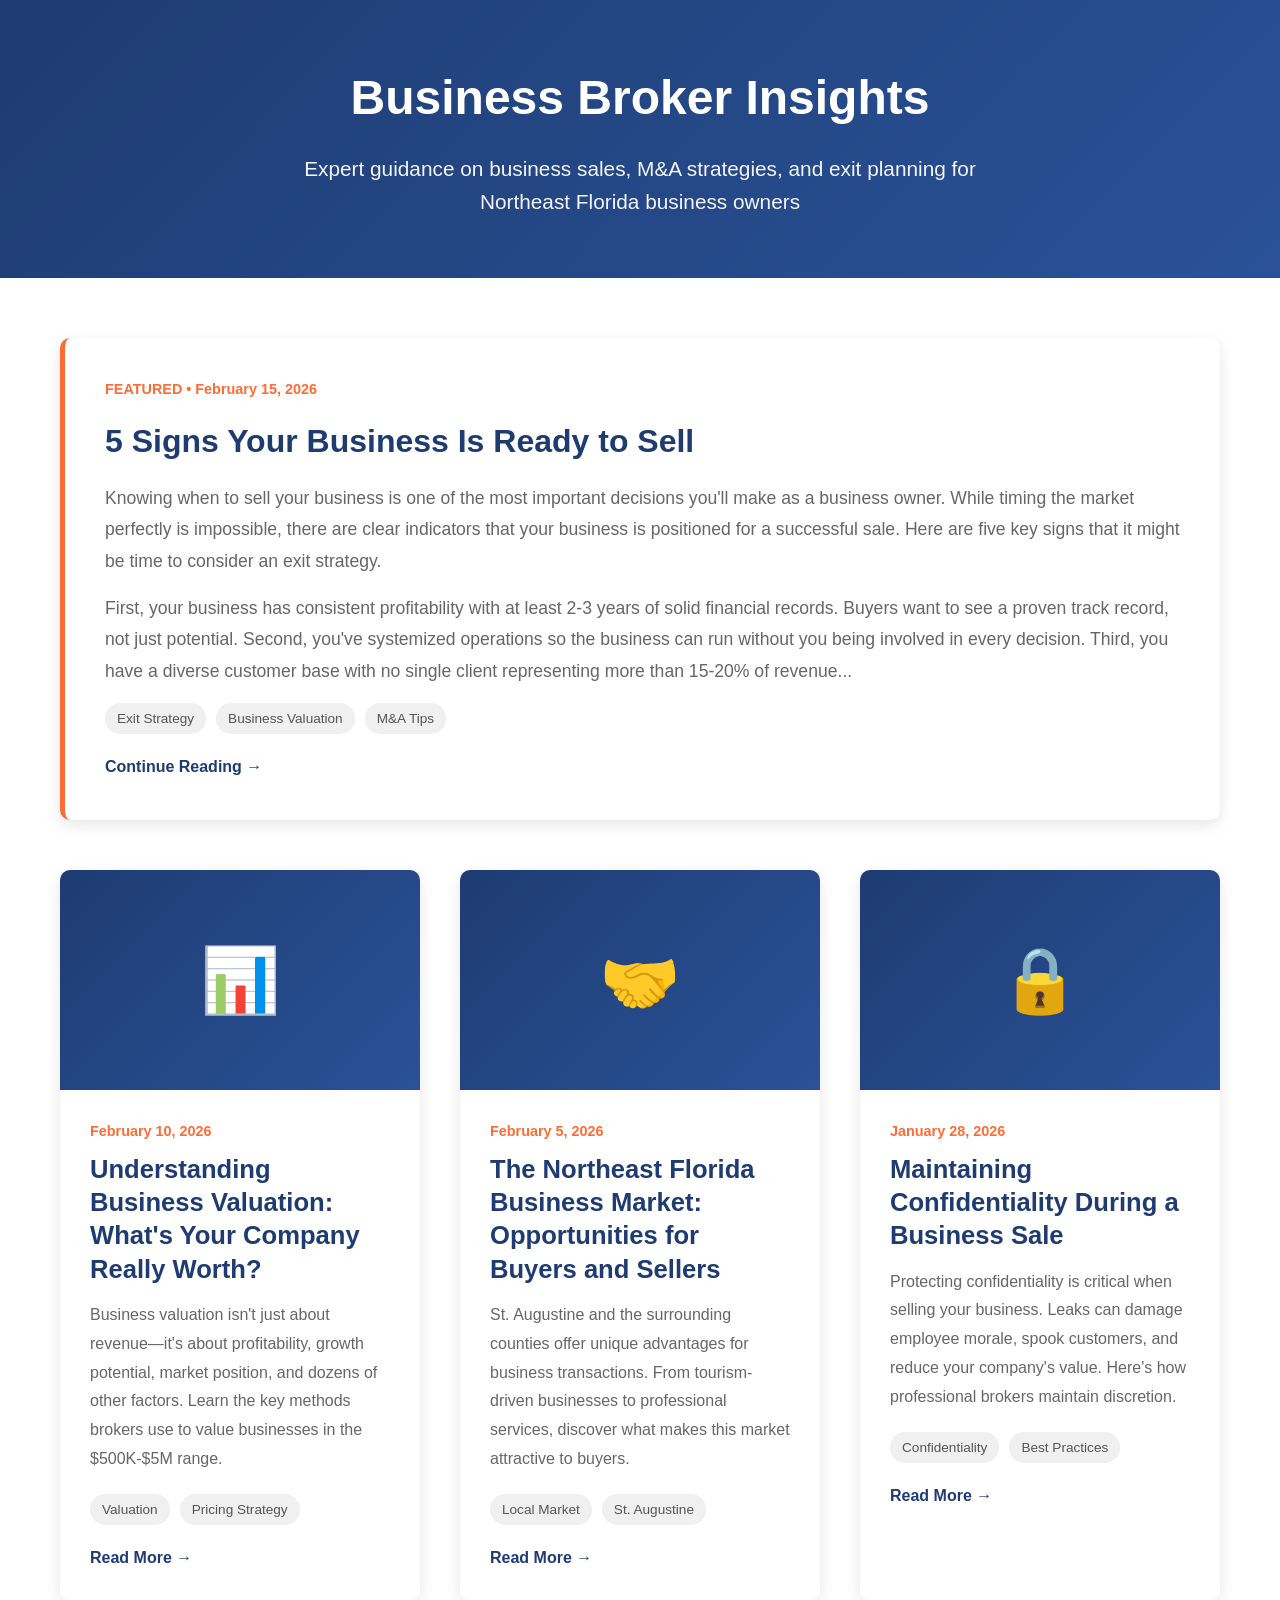
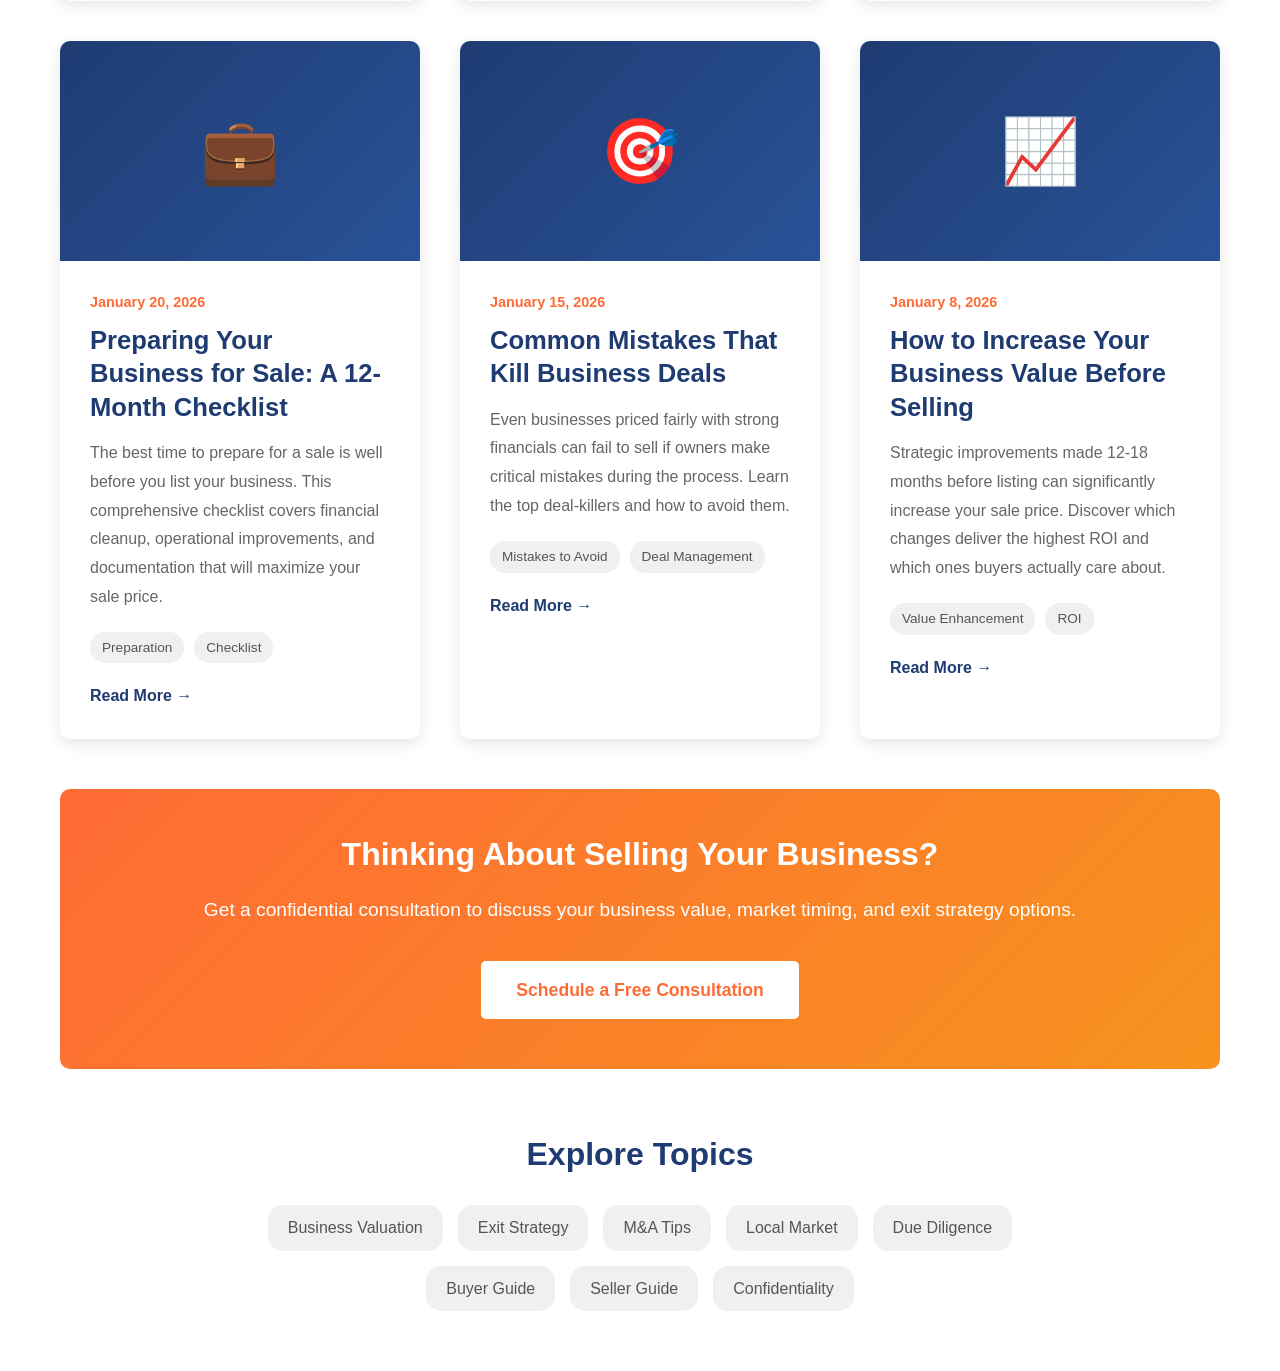
<file: blog-page.html>
<!DOCTYPE html>
<html lang="en">
<head>
    <meta charset="UTF-8">
    <meta name="viewport" content="width=device-width, initial-scale=1.0">
    <meta name="description" content="Expert insights on business sales, M&A, and exit strategies for Northeast Florida business owners. Tips from experienced business broker Ryan C. Winter.">
    <meta name="keywords" content="business broker blog, sell my business tips, business valuation guide, M&A advice St. Augustine, business exit strategy, Northeast Florida business sales">
    <title>Blog - Business Broker Insights | Ryan C. Winter - St. Augustine</title>
    <style>
        * {
            margin: 0;
            padding: 0;
            box-sizing: border-box;
        }
        body {
            font-family: 'Segoe UI', Tahoma, Geneva, Verdana, sans-serif;
            line-height: 1.6;
            color: #333;
        }
        .container {
            max-width: 1200px;
            margin: 0 auto;
            padding: 0 20px;
        }
        .page-header {
            background: linear-gradient(135deg, #1e3c72 0%, #2a5298 100%);
            color: white;
            padding: 60px 20px;
            text-align: center;
        }
        .page-header h1 {
            font-size: 3em;
            margin-bottom: 15px;
        }
        .page-header p {
            font-size: 1.3em;
            max-width: 700px;
            margin: 0 auto;
            opacity: 0.95;
        }
        .section {
            padding: 60px 20px;
        }
        .blog-grid {
            display: grid;
            grid-template-columns: repeat(auto-fit, minmax(350px, 1fr));
            gap: 40px;
            margin-top: 40px;
        }
        .blog-card {
            background: white;
            border-radius: 10px;
            overflow: hidden;
            box-shadow: 0 5px 15px rgba(0,0,0,0.1);
            transition: transform 0.3s ease, box-shadow 0.3s ease;
        }
        .blog-card:hover {
            transform: translateY(-5px);
            box-shadow: 0 8px 25px rgba(0,0,0,0.15);
        }
        .blog-card-image {
            width: 100%;
            height: 220px;
            background: linear-gradient(135deg, #1e3c72 0%, #2a5298 100%);
            display: flex;
            align-items: center;
            justify-content: center;
            font-size: 4em;
        }
        .blog-card-content {
            padding: 30px;
        }
        .blog-card-date {
            color: #ff6b35;
            font-size: 0.9em;
            font-weight: bold;
            margin-bottom: 10px;
        }
        .blog-card h2 {
            color: #1e3c72;
            font-size: 1.6em;
            margin-bottom: 15px;
            line-height: 1.3;
        }
        .blog-card-excerpt {
            color: #666;
            line-height: 1.8;
            margin-bottom: 20px;
        }
        .blog-card-tags {
            display: flex;
            flex-wrap: wrap;
            gap: 10px;
            margin-bottom: 20px;
        }
        .tag {
            background: #f0f0f0;
            padding: 5px 12px;
            border-radius: 15px;
            font-size: 0.85em;
            color: #555;
        }
        .read-more {
            color: #1e3c72;
            text-decoration: none;
            font-weight: bold;
            font-size: 1em;
        }
        .read-more:hover {
            color: #ff6b35;
        }
        .featured-post {
            background: white;
            border-radius: 10px;
            padding: 40px;
            box-shadow: 0 5px 15px rgba(0,0,0,0.1);
            margin-bottom: 50px;
            border-left: 5px solid #ff6b35;
        }
        .featured-post h2 {
            color: #1e3c72;
            font-size: 2em;
            margin-bottom: 15px;
        }
        .featured-post .blog-card-date {
            margin-bottom: 15px;
        }
        .featured-post p {
            color: #666;
            line-height: 1.8;
            font-size: 1.1em;
            margin-bottom: 15px;
        }
        .cta-box {
            background: linear-gradient(135deg, #ff6b35 0%, #f7931e 100%);
            color: white;
            padding: 40px;
            border-radius: 10px;
            text-align: center;
            margin-top: 50px;
        }
        .cta-box h3 {
            font-size: 2em;
            margin-bottom: 15px;
        }
        .cta-box p {
            font-size: 1.2em;
            margin-bottom: 25px;
        }
        .btn {
            display: inline-block;
            padding: 15px 35px;
            margin: 10px;
            text-decoration: none;
            border-radius: 5px;
            font-weight: bold;
            font-size: 1.1em;
            transition: all 0.3s ease;
            background: white;
            color: #ff6b35;
        }
        .btn:hover {
            background: #f0f0f0;
            transform: translateY(-2px);
        }
        @media (max-width: 768px) {
            .page-header h1 {
                font-size: 2.2em;
            }
            .page-header p {
                font-size: 1.1em;
            }
            .blog-grid {
                grid-template-columns: 1fr;
            }
            .featured-post {
                padding: 25px;
            }
            .featured-post h2 {
                font-size: 1.6em;
            }
        }
    </style>
</head>
<body>

<!-- PAGE HEADER -->
<div class="page-header">
    <div class="container">
        <h1>Business Broker Insights</h1>
        <p>Expert guidance on business sales, M&A strategies, and exit planning for Northeast Florida business owners</p>
    </div>
</div>

<!-- BLOG CONTENT -->
<div class="section">
    <div class="container">

        <!-- FEATURED POST -->
        <div class="featured-post">
            <div class="blog-card-date">FEATURED • February 15, 2026</div>
            <h2>5 Signs Your Business Is Ready to Sell</h2>
            <p>Knowing when to sell your business is one of the most important decisions you'll make as a business owner. While timing the market perfectly is impossible, there are clear indicators that your business is positioned for a successful sale. Here are five key signs that it might be time to consider an exit strategy.</p>
            <p>First, your business has consistent profitability with at least 2-3 years of solid financial records. Buyers want to see a proven track record, not just potential. Second, you've systemized operations so the business can run without you being involved in every decision. Third, you have a diverse customer base with no single client representing more than 15-20% of revenue...</p>
            <div class="blog-card-tags">
                <span class="tag">Exit Strategy</span>
                <span class="tag">Business Valuation</span>
                <span class="tag">M&A Tips</span>
            </div>
            <a href="#" class="read-more">Continue Reading →</a>
        </div>

        <!-- BLOG GRID -->
        <div class="blog-grid">

            <div class="blog-card">
                <div class="blog-card-image">📊</div>
                <div class="blog-card-content">
                    <div class="blog-card-date">February 10, 2026</div>
                    <h2>Understanding Business Valuation: What's Your Company Really Worth?</h2>
                    <p class="blog-card-excerpt">Business valuation isn't just about revenue—it's about profitability, growth potential, market position, and dozens of other factors. Learn the key methods brokers use to value businesses in the $500K-$5M range.</p>
                    <div class="blog-card-tags">
                        <span class="tag">Valuation</span>
                        <span class="tag">Pricing Strategy</span>
                    </div>
                    <a href="#" class="read-more">Read More →</a>
                </div>
            </div>

            <div class="blog-card">
                <div class="blog-card-image">🤝</div>
                <div class="blog-card-content">
                    <div class="blog-card-date">February 5, 2026</div>
                    <h2>The Northeast Florida Business Market: Opportunities for Buyers and Sellers</h2>
                    <p class="blog-card-excerpt">St. Augustine and the surrounding counties offer unique advantages for business transactions. From tourism-driven businesses to professional services, discover what makes this market attractive to buyers.</p>
                    <div class="blog-card-tags">
                        <span class="tag">Local Market</span>
                        <span class="tag">St. Augustine</span>
                    </div>
                    <a href="#" class="read-more">Read More →</a>
                </div>
            </div>

            <div class="blog-card">
                <div class="blog-card-image">🔒</div>
                <div class="blog-card-content">
                    <div class="blog-card-date">January 28, 2026</div>
                    <h2>Maintaining Confidentiality During a Business Sale</h2>
                    <p class="blog-card-excerpt">Protecting confidentiality is critical when selling your business. Leaks can damage employee morale, spook customers, and reduce your company's value. Here's how professional brokers maintain discretion.</p>
                    <div class="blog-card-tags">
                        <span class="tag">Confidentiality</span>
                        <span class="tag">Best Practices</span>
                    </div>
                    <a href="#" class="read-more">Read More →</a>
                </div>
            </div>

            <div class="blog-card">
                <div class="blog-card-image">💼</div>
                <div class="blog-card-content">
                    <div class="blog-card-date">January 20, 2026</div>
                    <h2>Preparing Your Business for Sale: A 12-Month Checklist</h2>
                    <p class="blog-card-excerpt">The best time to prepare for a sale is well before you list your business. This comprehensive checklist covers financial cleanup, operational improvements, and documentation that will maximize your sale price.</p>
                    <div class="blog-card-tags">
                        <span class="tag">Preparation</span>
                        <span class="tag">Checklist</span>
                    </div>
                    <a href="#" class="read-more">Read More →</a>
                </div>
            </div>

            <div class="blog-card">
                <div class="blog-card-image">🎯</div>
                <div class="blog-card-content">
                    <div class="blog-card-date">January 15, 2026</div>
                    <h2>Common Mistakes That Kill Business Deals</h2>
                    <p class="blog-card-excerpt">Even businesses priced fairly with strong financials can fail to sell if owners make critical mistakes during the process. Learn the top deal-killers and how to avoid them.</p>
                    <div class="blog-card-tags">
                        <span class="tag">Mistakes to Avoid</span>
                        <span class="tag">Deal Management</span>
                    </div>
                    <a href="#" class="read-more">Read More →</a>
                </div>
            </div>

            <div class="blog-card">
                <div class="blog-card-image">📈</div>
                <div class="blog-card-content">
                    <div class="blog-card-date">January 8, 2026</div>
                    <h2>How to Increase Your Business Value Before Selling</h2>
                    <p class="blog-card-excerpt">Strategic improvements made 12-18 months before listing can significantly increase your sale price. Discover which changes deliver the highest ROI and which ones buyers actually care about.</p>
                    <div class="blog-card-tags">
                        <span class="tag">Value Enhancement</span>
                        <span class="tag">ROI</span>
                    </div>
                    <a href="#" class="read-more">Read More →</a>
                </div>
            </div>

        </div>

        <!-- CTA BOX -->
        <div class="cta-box">
            <h3>Thinking About Selling Your Business?</h3>
            <p>Get a confidential consultation to discuss your business value, market timing, and exit strategy options.</p>
            <a href="https://calendly.com/ryancwinter/one-to-one-with-ryan?month=2026-02" class="btn" target="_blank" rel="noopener">Schedule a Free Consultation</a>
        </div>

        <!-- CATEGORIES & TOPICS -->
        <div style="margin-top: 60px; text-align: center;">
            <h3 style="color: #1e3c72; font-size: 2em; margin-bottom: 25px;">Explore Topics</h3>
            <div style="display: flex; flex-wrap: wrap; justify-content: center; gap: 15px; max-width: 800px; margin: 0 auto;">
                <span class="tag" style="padding: 10px 20px; font-size: 1em; cursor: pointer;">Business Valuation</span>
                <span class="tag" style="padding: 10px 20px; font-size: 1em; cursor: pointer;">Exit Strategy</span>
                <span class="tag" style="padding: 10px 20px; font-size: 1em; cursor: pointer;">M&A Tips</span>
                <span class="tag" style="padding: 10px 20px; font-size: 1em; cursor: pointer;">Local Market</span>
                <span class="tag" style="padding: 10px 20px; font-size: 1em; cursor: pointer;">Due Diligence</span>
                <span class="tag" style="padding: 10px 20px; font-size: 1em; cursor: pointer;">Buyer Guide</span>
                <span class="tag" style="padding: 10px 20px; font-size: 1em; cursor: pointer;">Seller Guide</span>
                <span class="tag" style="padding: 10px 20px; font-size: 1em; cursor: pointer;">Confidentiality</span>
            </div>
        </div>

    </div>
</div>

</body>
</html>
</file>
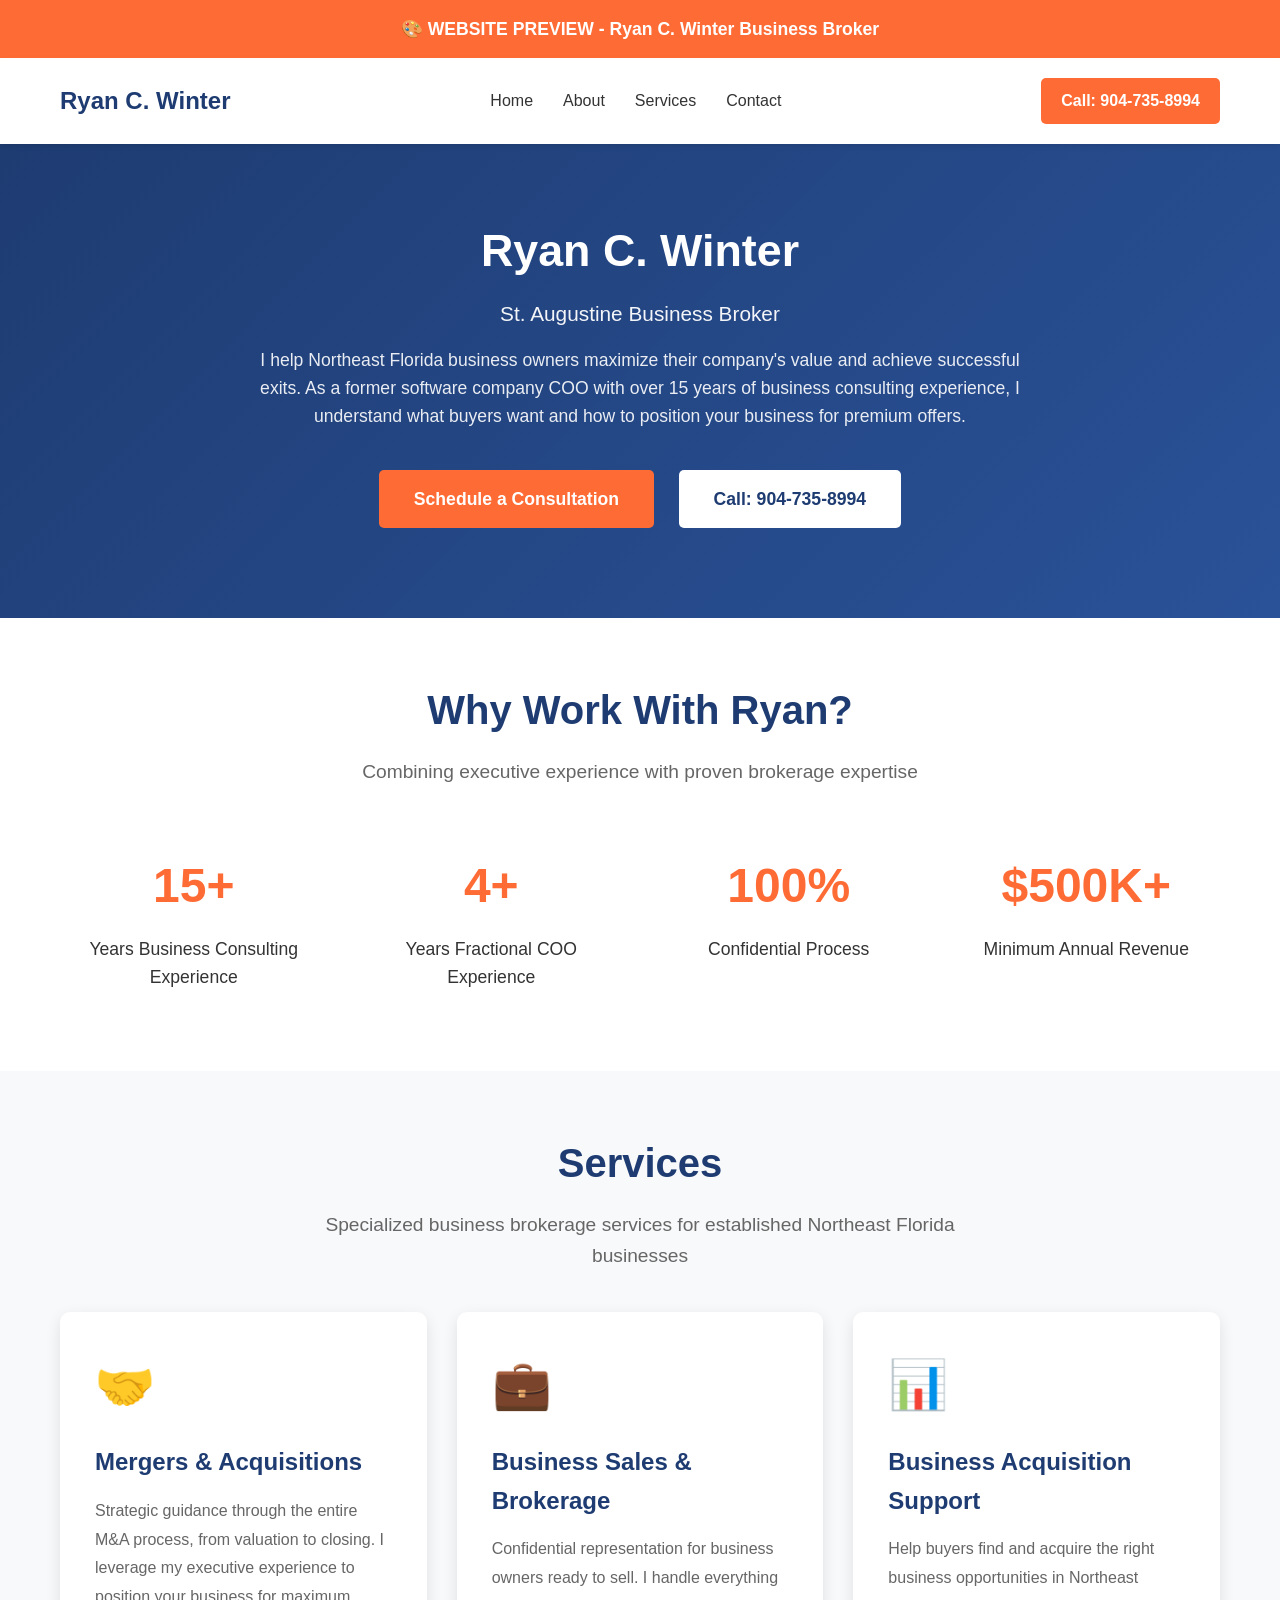
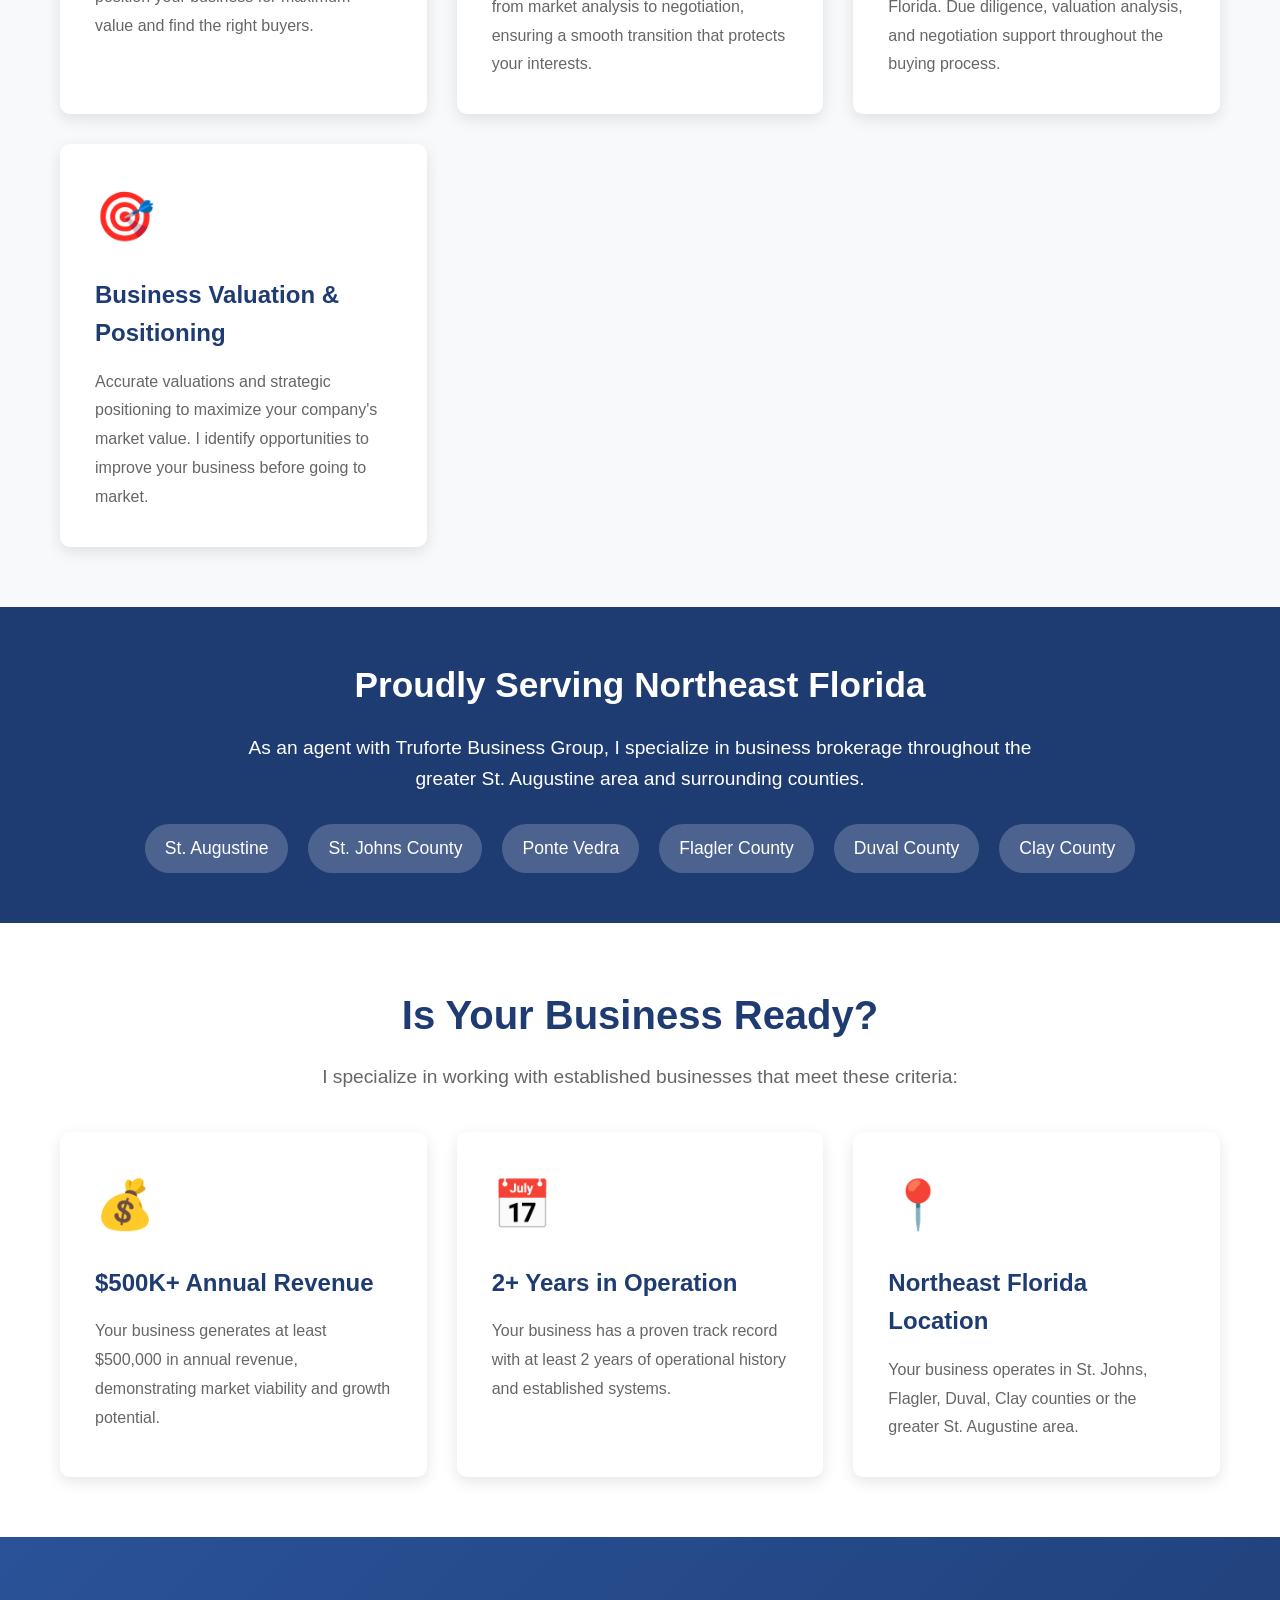
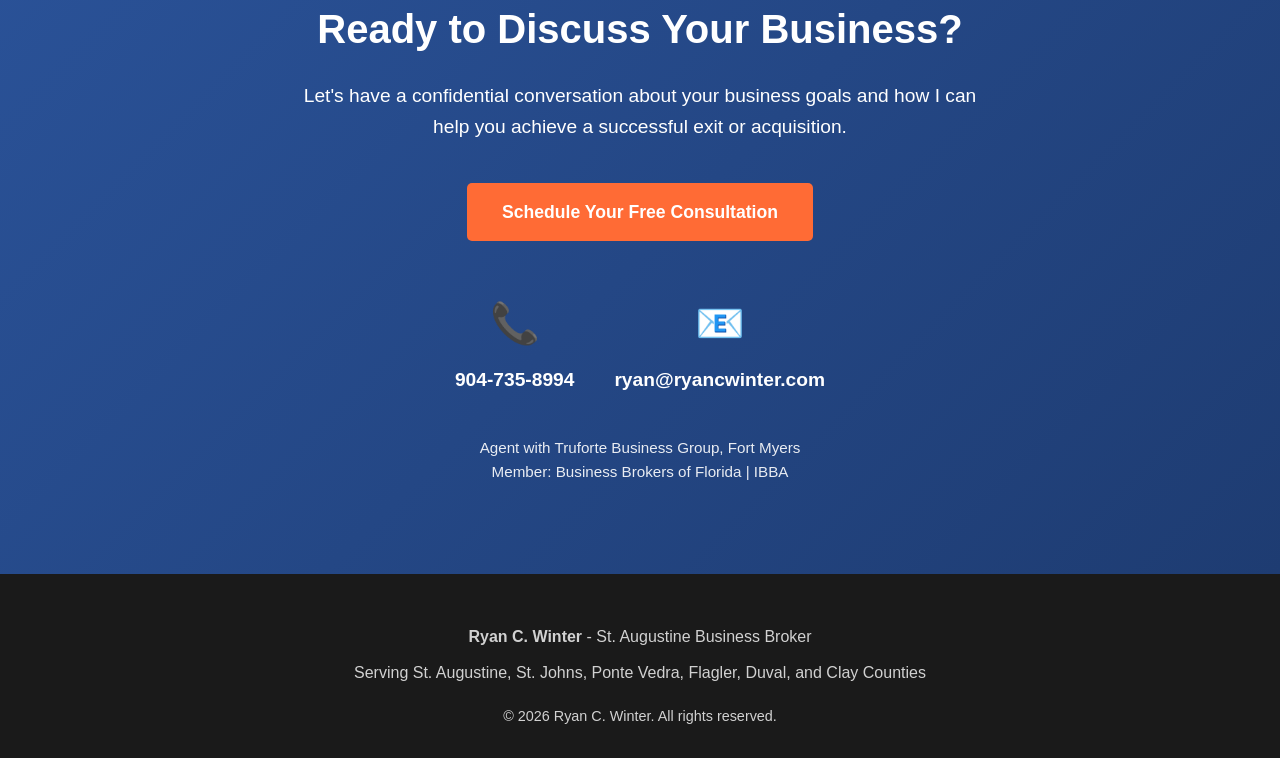
<file: BROWSER-PREVIEW.html>
<!DOCTYPE html>
<html lang="en">
<head>
    <meta charset="UTF-8">
    <meta name="viewport" content="width=device-width, initial-scale=1.0">
    <meta name="description" content="Ryan C. Winter - St. Augustine Business Broker specializing in mergers, acquisitions, and business sales for Northeast Florida. 15+ years experience helping businesses maximize value.">
    <title>Ryan C. Winter - St. Augustine Business Broker | Preview</title>
    <style>
        * {
            margin: 0;
            padding: 0;
            box-sizing: border-box;
        }
        body {
            font-family: 'Segoe UI', Tahoma, Geneva, Verdana, sans-serif;
            line-height: 1.6;
            color: #333;
        }

        /* Navigation */
        .top-nav {
            background: white;
            box-shadow: 0 2px 5px rgba(0,0,0,0.1);
            position: sticky;
            top: 0;
            z-index: 1000;
        }
        .nav-container {
            max-width: 1200px;
            margin: 0 auto;
            padding: 20px;
            display: flex;
            justify-content: space-between;
            align-items: center;
        }
        .logo {
            font-size: 1.5em;
            font-weight: bold;
            color: #1e3c72;
        }
        .nav-menu {
            display: flex;
            gap: 30px;
            list-style: none;
        }
        .nav-menu a {
            color: #333;
            text-decoration: none;
            font-weight: 500;
            transition: color 0.3s;
        }
        .nav-menu a:hover {
            color: #ff6b35;
        }
        .nav-cta {
            background: #ff6b35;
            color: white;
            padding: 10px 20px;
            border-radius: 5px;
            text-decoration: none;
            font-weight: bold;
        }
        .nav-cta:hover {
            background: #e55a2b;
        }

        .container {
            max-width: 1200px;
            margin: 0 auto;
            padding: 0 20px;
        }
        .hero {
            background: linear-gradient(135deg, #1e3c72 0%, #2a5298 100%);
            color: white;
            padding: 80px 20px;
            text-align: center;
        }
        .hero h1 {
            font-size: 2.8em;
            margin-bottom: 20px;
            line-height: 1.2;
        }
        .hero .subtitle {
            font-size: 1.3em;
            margin-bottom: 15px;
            opacity: 0.95;
        }
        .hero .tagline {
            font-size: 1.1em;
            margin-bottom: 30px;
            opacity: 0.9;
            max-width: 800px;
            margin-left: auto;
            margin-right: auto;
        }
        .cta-buttons {
            margin-top: 30px;
        }
        .btn {
            display: inline-block;
            padding: 15px 35px;
            margin: 10px;
            text-decoration: none;
            border-radius: 5px;
            font-weight: bold;
            font-size: 1.1em;
            transition: all 0.3s ease;
        }
        .btn-primary {
            background: #ff6b35;
            color: white;
        }
        .btn-primary:hover {
            background: #e55a2b;
            transform: translateY(-2px);
        }
        .btn-secondary {
            background: white;
            color: #1e3c72;
        }
        .btn-secondary:hover {
            background: #f0f0f0;
            transform: translateY(-2px);
        }
        .section {
            padding: 60px 20px;
        }
        .section-alt {
            background: #f8f9fa;
        }
        .section-title {
            font-size: 2.5em;
            margin-bottom: 15px;
            text-align: center;
            color: #1e3c72;
        }
        .section-subtitle {
            text-align: center;
            font-size: 1.2em;
            color: #666;
            margin-bottom: 40px;
            max-width: 700px;
            margin-left: auto;
            margin-right: auto;
        }
        .services-grid {
            display: grid;
            grid-template-columns: repeat(auto-fit, minmax(300px, 1fr));
            gap: 30px;
            margin-top: 40px;
        }
        .service-card {
            background: white;
            padding: 35px;
            border-radius: 10px;
            box-shadow: 0 5px 15px rgba(0,0,0,0.1);
            transition: transform 0.3s ease;
        }
        .service-card:hover {
            transform: translateY(-5px);
            box-shadow: 0 8px 25px rgba(0,0,0,0.15);
        }
        .service-icon {
            font-size: 3em;
            margin-bottom: 20px;
        }
        .service-card h3 {
            color: #1e3c72;
            margin-bottom: 15px;
            font-size: 1.5em;
        }
        .service-card p {
            color: #666;
            line-height: 1.8;
        }
        .value-props {
            display: grid;
            grid-template-columns: repeat(auto-fit, minmax(250px, 1fr));
            gap: 30px;
            margin-top: 40px;
        }
        .value-prop {
            text-align: center;
            padding: 20px;
        }
        .value-number {
            font-size: 3em;
            font-weight: bold;
            color: #ff6b35;
            margin-bottom: 10px;
        }
        .value-text {
            font-size: 1.1em;
            color: #333;
        }
        .service-area {
            background: #1e3c72;
            color: white;
            padding: 50px 20px;
            text-align: center;
        }
        .service-area h2 {
            font-size: 2.2em;
            margin-bottom: 20px;
        }
        .service-area p {
            font-size: 1.2em;
            max-width: 800px;
            margin: 0 auto 30px;
        }
        .locations {
            display: flex;
            flex-wrap: wrap;
            justify-content: center;
            gap: 20px;
            margin-top: 30px;
        }
        .location-tag {
            background: rgba(255,255,255,0.2);
            padding: 10px 20px;
            border-radius: 25px;
            font-size: 1.1em;
        }
        .contact-section {
            text-align: center;
            padding: 60px 20px;
            background: linear-gradient(135deg, #2a5298 0%, #1e3c72 100%);
            color: white;
        }
        .contact-section h2 {
            font-size: 2.5em;
            margin-bottom: 20px;
        }
        .contact-section p {
            font-size: 1.2em;
            margin-bottom: 30px;
            max-width: 700px;
            margin-left: auto;
            margin-right: auto;
        }
        .contact-info {
            display: flex;
            flex-wrap: wrap;
            justify-content: center;
            gap: 40px;
            margin-top: 40px;
        }
        .contact-item {
            text-align: center;
        }
        .contact-item-icon {
            font-size: 2.5em;
            margin-bottom: 10px;
        }
        .contact-item a {
            color: white;
            text-decoration: none;
            font-size: 1.2em;
            font-weight: bold;
        }
        .contact-item a:hover {
            text-decoration: underline;
        }

        /* Footer */
        footer {
            background: #1a1a1a;
            color: white;
            padding: 40px 20px 20px;
            text-align: center;
        }
        footer p {
            margin: 10px 0;
            opacity: 0.8;
        }

        /* Preview Banner */
        .preview-banner {
            background: #ff6b35;
            color: white;
            padding: 15px;
            text-align: center;
            font-weight: bold;
            font-size: 1.1em;
        }

        @media (max-width: 768px) {
            .nav-menu {
                display: none;
            }
            .hero h1 {
                font-size: 2em;
            }
            .hero .subtitle {
                font-size: 1.1em;
            }
            .hero .tagline {
                font-size: 1em;
            }
            .section-title {
                font-size: 2em;
            }
            .btn {
                display: block;
                margin: 10px auto;
                max-width: 300px;
            }
            .services-grid {
                grid-template-columns: 1fr;
            }
            .value-props {
                grid-template-columns: 1fr;
            }
        }
    </style>
</head>
<body>

<!-- PREVIEW BANNER -->
<div class="preview-banner">
    🎨 WEBSITE PREVIEW - Ryan C. Winter Business Broker
</div>

<!-- NAVIGATION -->
<nav class="top-nav">
    <div class="nav-container">
        <div class="logo">Ryan C. Winter</div>
        <ul class="nav-menu">
            <li><a href="#home">Home</a></li>
            <li><a href="#about">About</a></li>
            <li><a href="#services">Services</a></li>
            <li><a href="#contact">Contact</a></li>
        </ul>
        <a href="tel:904-735-8994" class="nav-cta">Call: 904-735-8994</a>
    </div>
</nav>

<!-- HERO SECTION -->
<div class="hero" id="home">
    <div class="container">
        <h1>Ryan C. Winter</h1>
        <div class="subtitle">St. Augustine Business Broker</div>
        <p class="tagline">I help Northeast Florida business owners maximize their company's value and achieve successful exits. As a former software company COO with over 15 years of business consulting experience, I understand what buyers want and how to position your business for premium offers.</p>
        <div class="cta-buttons">
            <a href="https://calendly.com/ryancwinter/one-to-one-with-ryan?month=2026-02" class="btn btn-primary" target="_blank" rel="noopener">Schedule a Consultation</a>
            <a href="tel:904-735-8994" class="btn btn-secondary">Call: 904-735-8994</a>
        </div>
    </div>
</div>

<!-- VALUE PROPOSITIONS -->
<div class="section">
    <div class="container">
        <h2 class="section-title">Why Work With Ryan?</h2>
        <p class="section-subtitle">Combining executive experience with proven brokerage expertise</p>
        <div class="value-props">
            <div class="value-prop">
                <div class="value-number">15+</div>
                <div class="value-text">Years Business Consulting Experience</div>
            </div>
            <div class="value-prop">
                <div class="value-number">4+</div>
                <div class="value-text">Years Fractional COO Experience</div>
            </div>
            <div class="value-prop">
                <div class="value-number">100%</div>
                <div class="value-text">Confidential Process</div>
            </div>
            <div class="value-prop">
                <div class="value-number">$500K+</div>
                <div class="value-text">Minimum Annual Revenue</div>
            </div>
        </div>
    </div>
</div>

<!-- SERVICES SECTION -->
<div class="section section-alt" id="services">
    <div class="container">
        <h2 class="section-title">Services</h2>
        <p class="section-subtitle">Specialized business brokerage services for established Northeast Florida businesses</p>
        <div class="services-grid">
            <div class="service-card">
                <div class="service-icon">🤝</div>
                <h3>Mergers & Acquisitions</h3>
                <p>Strategic guidance through the entire M&A process, from valuation to closing. I leverage my executive experience to position your business for maximum value and find the right buyers.</p>
            </div>
            <div class="service-card">
                <div class="service-icon">💼</div>
                <h3>Business Sales & Brokerage</h3>
                <p>Confidential representation for business owners ready to sell. I handle everything from market analysis to negotiation, ensuring a smooth transition that protects your interests.</p>
            </div>
            <div class="service-card">
                <div class="service-icon">📊</div>
                <h3>Business Acquisition Support</h3>
                <p>Help buyers find and acquire the right business opportunities in Northeast Florida. Due diligence, valuation analysis, and negotiation support throughout the buying process.</p>
            </div>
            <div class="service-card">
                <div class="service-icon">🎯</div>
                <h3>Business Valuation & Positioning</h3>
                <p>Accurate valuations and strategic positioning to maximize your company's market value. I identify opportunities to improve your business before going to market.</p>
            </div>
        </div>
    </div>
</div>

<!-- SERVICE AREA -->
<div class="service-area">
    <div class="container">
        <h2>Proudly Serving Northeast Florida</h2>
        <p>As an agent with Truforte Business Group, I specialize in business brokerage throughout the greater St. Augustine area and surrounding counties.</p>
        <div class="locations">
            <div class="location-tag">St. Augustine</div>
            <div class="location-tag">St. Johns County</div>
            <div class="location-tag">Ponte Vedra</div>
            <div class="location-tag">Flagler County</div>
            <div class="location-tag">Duval County</div>
            <div class="location-tag">Clay County</div>
        </div>
    </div>
</div>

<!-- IDEAL CLIENT SECTION -->
<div class="section" id="about">
    <div class="container">
        <h2 class="section-title">Is Your Business Ready?</h2>
        <p class="section-subtitle">I specialize in working with established businesses that meet these criteria:</p>
        <div class="services-grid">
            <div class="service-card">
                <div class="service-icon">💰</div>
                <h3>$500K+ Annual Revenue</h3>
                <p>Your business generates at least $500,000 in annual revenue, demonstrating market viability and growth potential.</p>
            </div>
            <div class="service-card">
                <div class="service-icon">📅</div>
                <h3>2+ Years in Operation</h3>
                <p>Your business has a proven track record with at least 2 years of operational history and established systems.</p>
            </div>
            <div class="service-card">
                <div class="service-icon">📍</div>
                <h3>Northeast Florida Location</h3>
                <p>Your business operates in St. Johns, Flagler, Duval, Clay counties or the greater St. Augustine area.</p>
            </div>
        </div>
    </div>
</div>

<!-- CONTACT SECTION -->
<div class="contact-section" id="contact">
    <div class="container">
        <h2>Ready to Discuss Your Business?</h2>
        <p>Let's have a confidential conversation about your business goals and how I can help you achieve a successful exit or acquisition.</p>
        <div class="cta-buttons">
            <a href="https://calendly.com/ryancwinter/one-to-one-with-ryan?month=2026-02" class="btn btn-primary" target="_blank" rel="noopener">Schedule Your Free Consultation</a>
        </div>
        <div class="contact-info">
            <div class="contact-item">
                <div class="contact-item-icon">📞</div>
                <a href="tel:904-735-8994">904-735-8994</a>
            </div>
            <div class="contact-item">
                <div class="contact-item-icon">📧</div>
                <a href="mailto:ryan@ryancwinter.com">ryan@ryancwinter.com</a>
            </div>
        </div>
        <p style="margin-top: 40px; font-size: 0.95em; opacity: 0.9;">Agent with Truforte Business Group, Fort Myers<br>Member: Business Brokers of Florida | IBBA</p>
    </div>
</div>

<!-- FOOTER -->
<footer>
    <p><strong>Ryan C. Winter</strong> - St. Augustine Business Broker</p>
    <p>Serving St. Augustine, St. Johns, Ponte Vedra, Flagler, Duval, and Clay Counties</p>
    <p style="margin-top: 20px; font-size: 0.9em;">© 2026 Ryan C. Winter. All rights reserved.</p>
</footer>

</body>
</html>
</file>
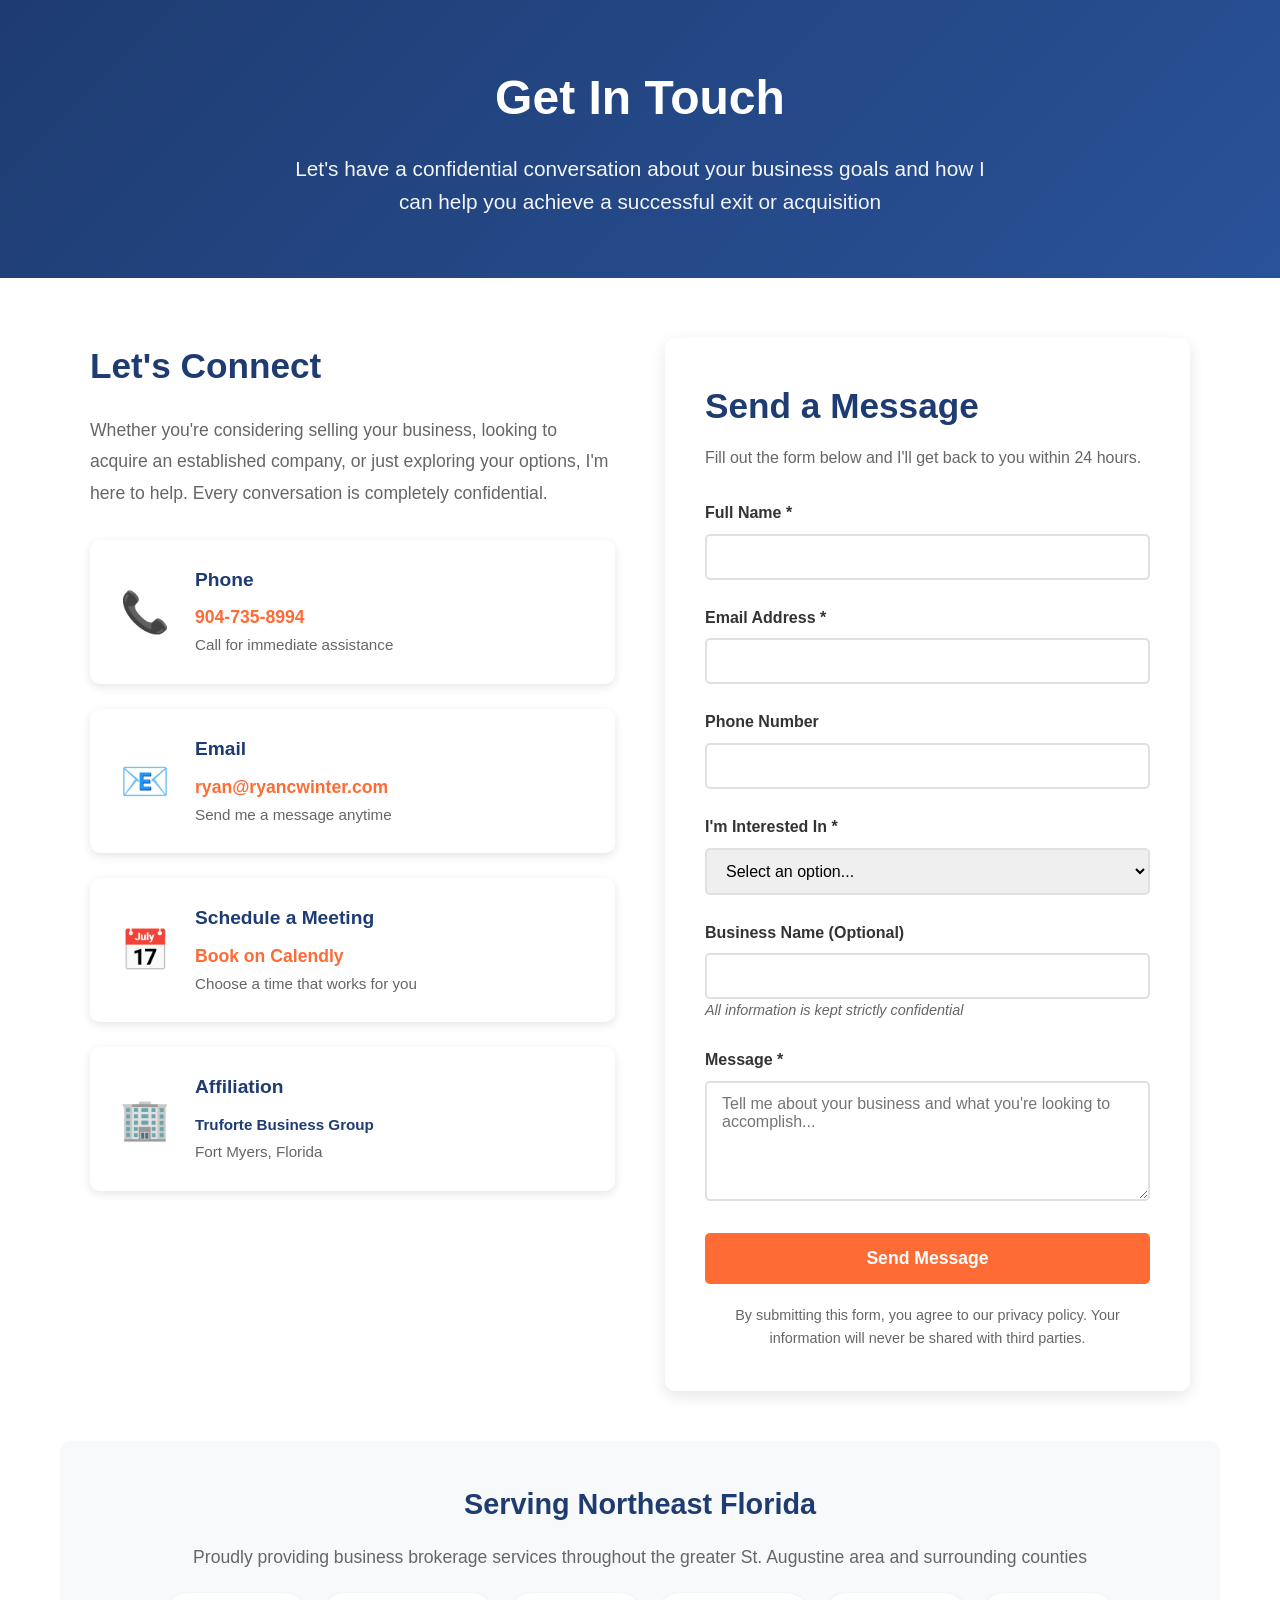
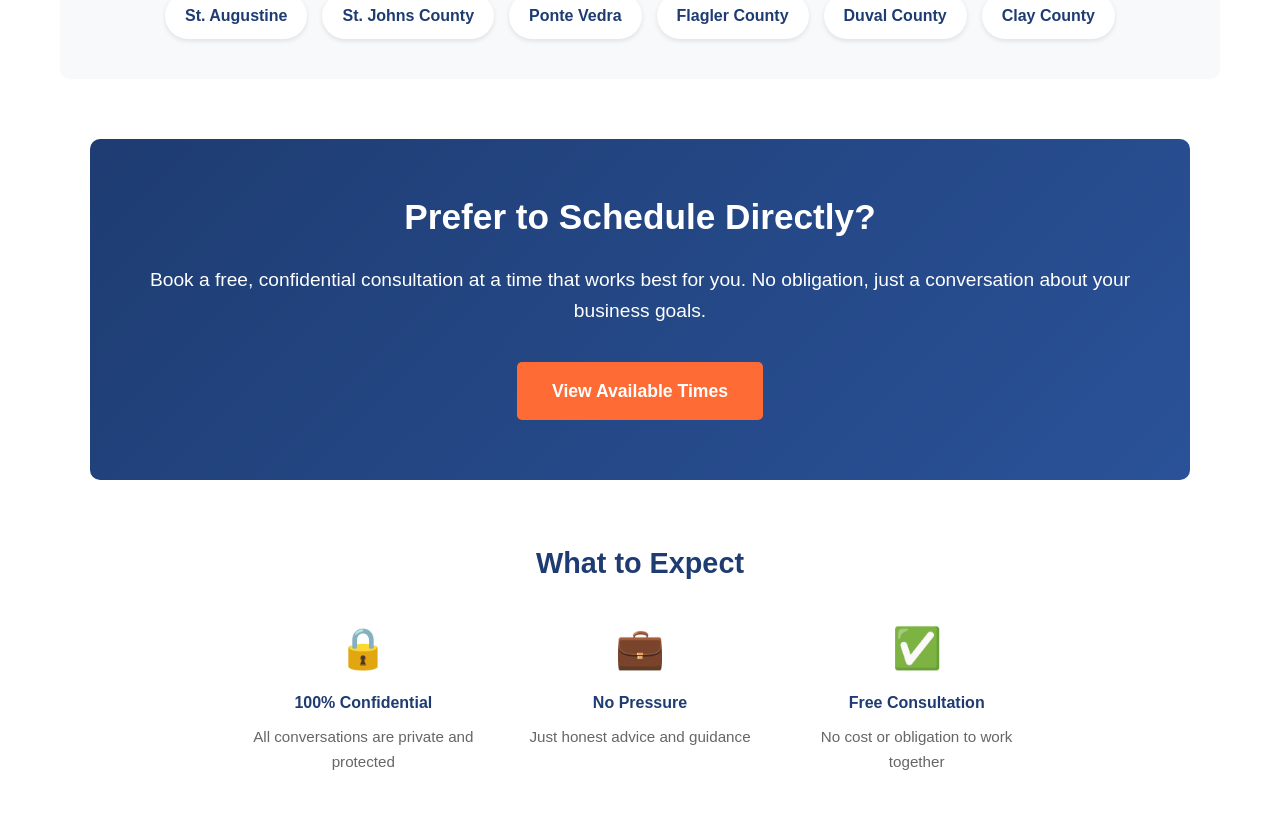
<file: contact-page.html>
<!DOCTYPE html>
<html lang="en">
<head>
    <meta charset="UTF-8">
    <meta name="viewport" content="width=device-width, initial-scale=1.0">
    <meta name="description" content="Contact Ryan C. Winter, St. Augustine Business Broker. Schedule a confidential consultation about selling your business or M&A opportunities in Northeast Florida. Call 904-735-8994.">
    <meta name="keywords" content="contact business broker St. Augustine, business broker consultation, sell my business St. Augustine, M&A advisor contact, Ryan Winter contact">
    <title>Contact Ryan C. Winter - St. Augustine Business Broker | Free Consultation</title>
    <style>
        * {
            margin: 0;
            padding: 0;
            box-sizing: border-box;
        }
        body {
            font-family: 'Segoe UI', Tahoma, Geneva, Verdana, sans-serif;
            line-height: 1.6;
            color: #333;
        }
        .container {
            max-width: 1200px;
            margin: 0 auto;
            padding: 0 20px;
        }
        .page-header {
            background: linear-gradient(135deg, #1e3c72 0%, #2a5298 100%);
            color: white;
            padding: 60px 20px;
            text-align: center;
        }
        .page-header h1 {
            font-size: 3em;
            margin-bottom: 15px;
        }
        .page-header p {
            font-size: 1.3em;
            max-width: 700px;
            margin: 0 auto;
            opacity: 0.95;
        }
        .section {
            padding: 60px 20px;
        }
        .contact-layout {
            display: grid;
            grid-template-columns: 1fr 1fr;
            gap: 50px;
            max-width: 1100px;
            margin: 0 auto;
        }
        .contact-info-section h2 {
            color: #1e3c72;
            font-size: 2.2em;
            margin-bottom: 20px;
        }
        .contact-info-section p {
            color: #666;
            font-size: 1.1em;
            line-height: 1.8;
            margin-bottom: 30px;
        }
        .contact-methods {
            display: flex;
            flex-direction: column;
            gap: 25px;
        }
        .contact-method {
            background: white;
            padding: 25px;
            border-radius: 10px;
            box-shadow: 0 3px 10px rgba(0,0,0,0.1);
            display: flex;
            align-items: center;
            gap: 20px;
        }
        .contact-method-icon {
            font-size: 2.5em;
            min-width: 60px;
            text-align: center;
        }
        .contact-method-content h3 {
            color: #1e3c72;
            font-size: 1.2em;
            margin-bottom: 8px;
        }
        .contact-method-content a {
            color: #ff6b35;
            text-decoration: none;
            font-size: 1.1em;
            font-weight: bold;
        }
        .contact-method-content a:hover {
            text-decoration: underline;
        }
        .contact-method-content p {
            color: #666;
            font-size: 0.95em;
            margin: 0;
        }
        .form-section {
            background: white;
            padding: 40px;
            border-radius: 10px;
            box-shadow: 0 5px 15px rgba(0,0,0,0.1);
        }
        .form-section h2 {
            color: #1e3c72;
            font-size: 2.2em;
            margin-bottom: 10px;
        }
        .form-section .form-subtitle {
            color: #666;
            margin-bottom: 30px;
            font-size: 1em;
        }
        .form-group {
            margin-bottom: 25px;
        }
        .form-group label {
            display: block;
            color: #333;
            font-weight: bold;
            margin-bottom: 8px;
            font-size: 1em;
        }
        .form-group input,
        .form-group select,
        .form-group textarea {
            width: 100%;
            padding: 12px 15px;
            border: 2px solid #e0e0e0;
            border-radius: 5px;
            font-size: 1em;
            font-family: inherit;
            transition: border-color 0.3s ease;
        }
        .form-group input:focus,
        .form-group select:focus,
        .form-group textarea:focus {
            outline: none;
            border-color: #1e3c72;
        }
        .form-group textarea {
            resize: vertical;
            min-height: 120px;
        }
        .form-note {
            font-size: 0.9em;
            color: #666;
            font-style: italic;
        }
        .submit-btn {
            background: #ff6b35;
            color: white;
            padding: 15px 40px;
            border: none;
            border-radius: 5px;
            font-size: 1.1em;
            font-weight: bold;
            cursor: pointer;
            transition: all 0.3s ease;
            width: 100%;
        }
        .submit-btn:hover {
            background: #e55a2b;
            transform: translateY(-2px);
        }
        .cta-box {
            background: linear-gradient(135deg, #1e3c72 0%, #2a5298 100%);
            color: white;
            padding: 50px;
            border-radius: 10px;
            text-align: center;
            margin-top: 60px;
            max-width: 1100px;
            margin-left: auto;
            margin-right: auto;
        }
        .cta-box h3 {
            font-size: 2.2em;
            margin-bottom: 20px;
        }
        .cta-box p {
            font-size: 1.2em;
            margin-bottom: 25px;
        }
        .btn {
            display: inline-block;
            padding: 15px 35px;
            margin: 10px;
            text-decoration: none;
            border-radius: 5px;
            font-weight: bold;
            font-size: 1.1em;
            transition: all 0.3s ease;
            background: #ff6b35;
            color: white;
        }
        .btn:hover {
            background: #e55a2b;
            transform: translateY(-2px);
        }
        .service-area-box {
            background: #f8f9fa;
            padding: 40px;
            border-radius: 10px;
            margin-top: 50px;
            text-align: center;
        }
        .service-area-box h3 {
            color: #1e3c72;
            font-size: 1.8em;
            margin-bottom: 15px;
        }
        .service-area-box p {
            color: #666;
            font-size: 1.1em;
            line-height: 1.8;
        }
        .locations-list {
            display: flex;
            flex-wrap: wrap;
            justify-content: center;
            gap: 15px;
            margin-top: 20px;
        }
        .location-badge {
            background: white;
            padding: 10px 20px;
            border-radius: 25px;
            font-weight: bold;
            color: #1e3c72;
            box-shadow: 0 2px 5px rgba(0,0,0,0.1);
        }
        @media (max-width: 968px) {
            .contact-layout {
                grid-template-columns: 1fr;
                gap: 40px;
            }
            .page-header h1 {
                font-size: 2.2em;
            }
            .form-section {
                padding: 30px 25px;
            }
            .cta-box {
                padding: 35px 25px;
            }
        }
    </style>
</head>
<body>

<!-- PAGE HEADER -->
<div class="page-header">
    <div class="container">
        <h1>Get In Touch</h1>
        <p>Let's have a confidential conversation about your business goals and how I can help you achieve a successful exit or acquisition</p>
    </div>
</div>

<!-- CONTACT SECTION -->
<div class="section">
    <div class="container">
        <div class="contact-layout">

            <!-- CONTACT INFO -->
            <div class="contact-info-section">
                <h2>Let's Connect</h2>
                <p>Whether you're considering selling your business, looking to acquire an established company, or just exploring your options, I'm here to help. Every conversation is completely confidential.</p>

                <div class="contact-methods">
                    <div class="contact-method">
                        <div class="contact-method-icon">📞</div>
                        <div class="contact-method-content">
                            <h3>Phone</h3>
                            <a href="tel:904-735-8994">904-735-8994</a>
                            <p>Call for immediate assistance</p>
                        </div>
                    </div>

                    <div class="contact-method">
                        <div class="contact-method-icon">📧</div>
                        <div class="contact-method-content">
                            <h3>Email</h3>
                            <a href="mailto:ryan@ryancwinter.com">ryan@ryancwinter.com</a>
                            <p>Send me a message anytime</p>
                        </div>
                    </div>

                    <div class="contact-method">
                        <div class="contact-method-icon">📅</div>
                        <div class="contact-method-content">
                            <h3>Schedule a Meeting</h3>
                            <a href="https://calendly.com/ryancwinter/one-to-one-with-ryan?month=2026-02" target="_blank" rel="noopener">Book on Calendly</a>
                            <p>Choose a time that works for you</p>
                        </div>
                    </div>

                    <div class="contact-method">
                        <div class="contact-method-icon">🏢</div>
                        <div class="contact-method-content">
                            <h3>Affiliation</h3>
                            <p style="color: #1e3c72; font-weight: bold;">Truforte Business Group</p>
                            <p>Fort Myers, Florida</p>
                        </div>
                    </div>
                </div>
            </div>

            <!-- CONTACT FORM -->
            <div class="form-section">
                <h2>Send a Message</h2>
                <p class="form-subtitle">Fill out the form below and I'll get back to you within 24 hours.</p>

                <!-- NOTE: Replace this HTML form with your WordPress contact form plugin shortcode -->
                <!-- Examples: [contact-form-7 id="123"], [wpforms id="123"], or [gravityform id="1"] -->

                <form action="#" method="post">
                    <div class="form-group">
                        <label for="name">Full Name *</label>
                        <input type="text" id="name" name="name" required>
                    </div>

                    <div class="form-group">
                        <label for="email">Email Address *</label>
                        <input type="email" id="email" name="email" required>
                    </div>

                    <div class="form-group">
                        <label for="phone">Phone Number</label>
                        <input type="tel" id="phone" name="phone">
                    </div>

                    <div class="form-group">
                        <label for="interest">I'm Interested In *</label>
                        <select id="interest" name="interest" required>
                            <option value="">Select an option...</option>
                            <option value="selling">Selling My Business</option>
                            <option value="buying">Buying a Business</option>
                            <option value="valuation">Business Valuation</option>
                            <option value="consultation">General Consultation</option>
                            <option value="other">Other</option>
                        </select>
                    </div>

                    <div class="form-group">
                        <label for="business">Business Name (Optional)</label>
                        <input type="text" id="business" name="business">
                        <p class="form-note">All information is kept strictly confidential</p>
                    </div>

                    <div class="form-group">
                        <label for="message">Message *</label>
                        <textarea id="message" name="message" required placeholder="Tell me about your business and what you're looking to accomplish..."></textarea>
                    </div>

                    <button type="submit" class="submit-btn">Send Message</button>
                </form>

                <p style="margin-top: 20px; font-size: 0.9em; color: #666; text-align: center;">
                    By submitting this form, you agree to our privacy policy. Your information will never be shared with third parties.
                </p>
            </div>

        </div>

        <!-- SERVICE AREA -->
        <div class="service-area-box">
            <h3>Serving Northeast Florida</h3>
            <p>Proudly providing business brokerage services throughout the greater St. Augustine area and surrounding counties</p>
            <div class="locations-list">
                <span class="location-badge">St. Augustine</span>
                <span class="location-badge">St. Johns County</span>
                <span class="location-badge">Ponte Vedra</span>
                <span class="location-badge">Flagler County</span>
                <span class="location-badge">Duval County</span>
                <span class="location-badge">Clay County</span>
            </div>
        </div>

        <!-- CTA BOX -->
        <div class="cta-box">
            <h3>Prefer to Schedule Directly?</h3>
            <p>Book a free, confidential consultation at a time that works best for you. No obligation, just a conversation about your business goals.</p>
            <a href="https://calendly.com/ryancwinter/one-to-one-with-ryan?month=2026-02" class="btn" target="_blank" rel="noopener">View Available Times</a>
        </div>

        <!-- ADDITIONAL INFO -->
        <div style="margin-top: 60px; text-align: center; max-width: 800px; margin-left: auto; margin-right: auto;">
            <h3 style="color: #1e3c72; font-size: 1.8em; margin-bottom: 20px;">What to Expect</h3>
            <div style="display: grid; grid-template-columns: repeat(auto-fit, minmax(200px, 1fr)); gap: 30px; margin-top: 30px;">
                <div>
                    <div style="font-size: 2.5em; margin-bottom: 10px;">🔒</div>
                    <h4 style="color: #1e3c72; margin-bottom: 10px;">100% Confidential</h4>
                    <p style="color: #666; font-size: 0.95em;">All conversations are private and protected</p>
                </div>
                <div>
                    <div style="font-size: 2.5em; margin-bottom: 10px;">💼</div>
                    <h4 style="color: #1e3c72; margin-bottom: 10px;">No Pressure</h4>
                    <p style="color: #666; font-size: 0.95em;">Just honest advice and guidance</p>
                </div>
                <div>
                    <div style="font-size: 2.5em; margin-bottom: 10px;">✅</div>
                    <h4 style="color: #1e3c72; margin-bottom: 10px;">Free Consultation</h4>
                    <p style="color: #666; font-size: 0.95em;">No cost or obligation to work together</p>
                </div>
            </div>
        </div>

    </div>
</div>

</body>
</html>
</file>
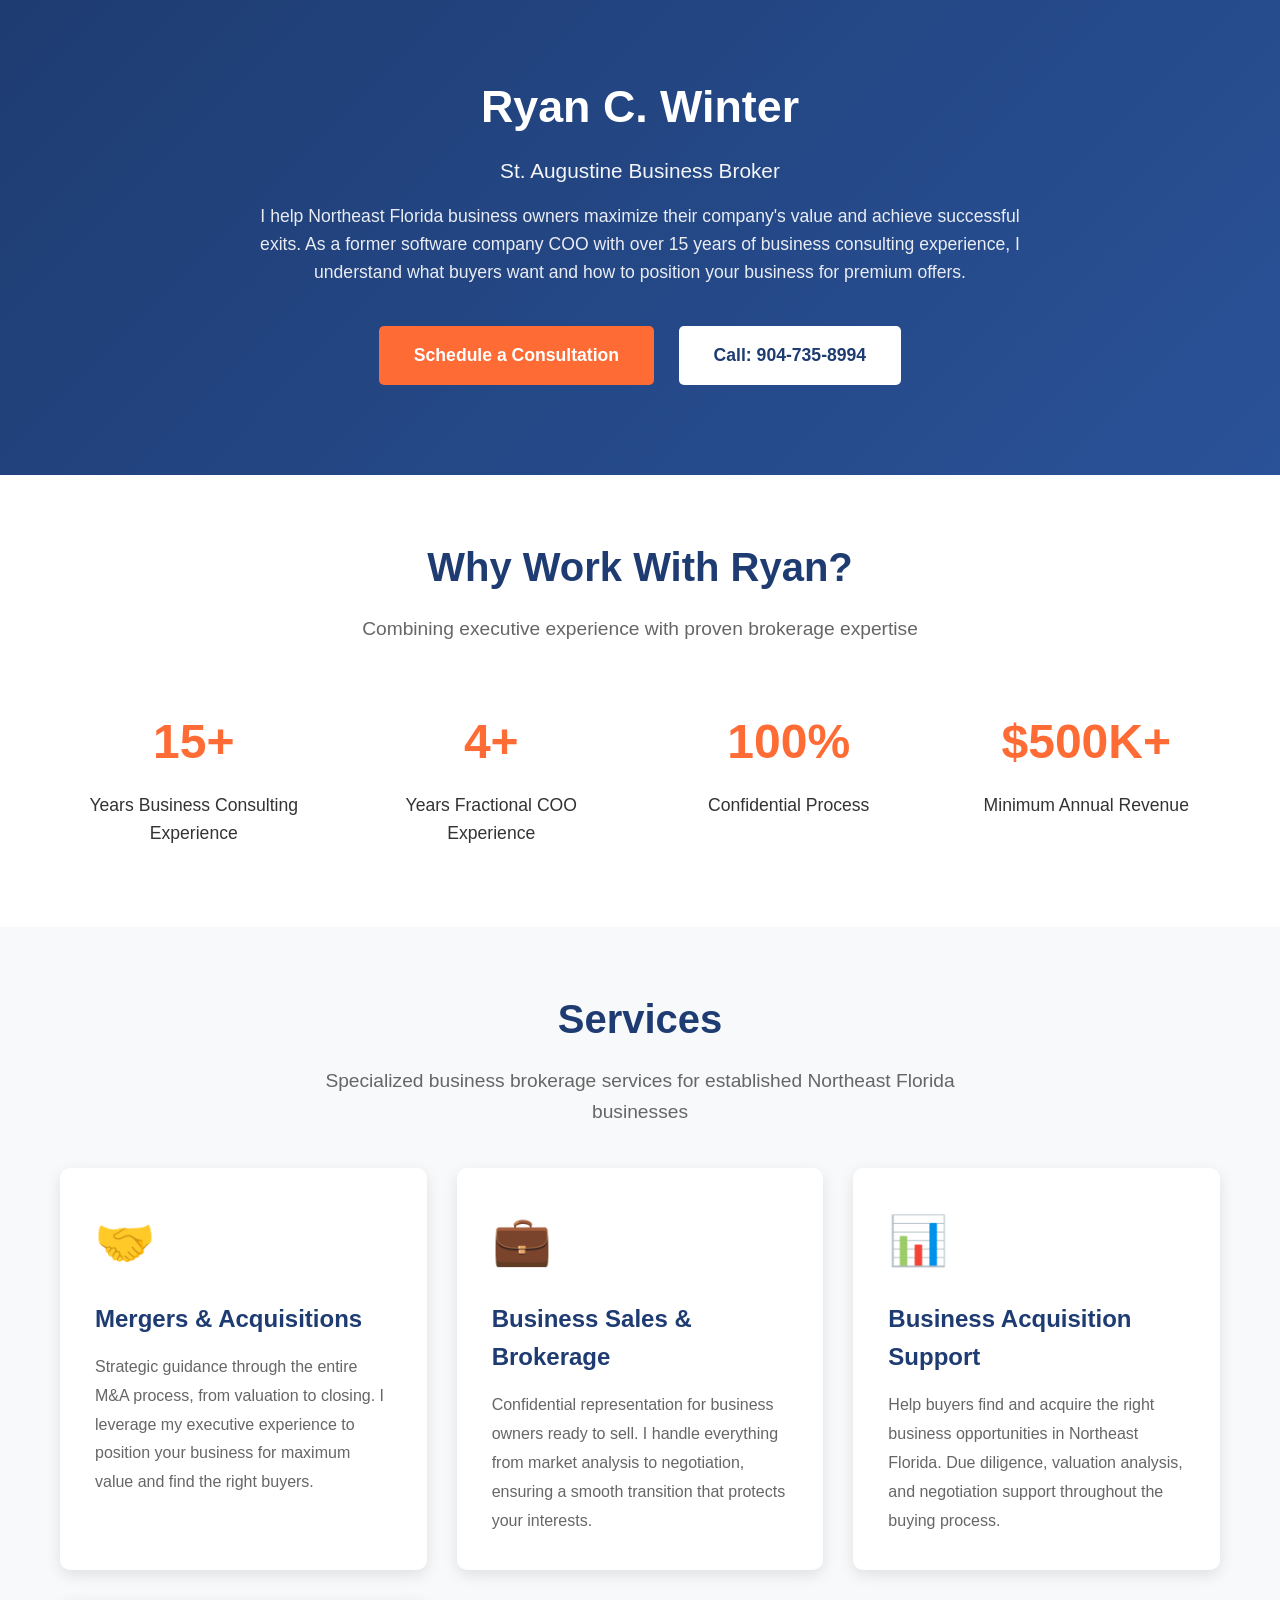
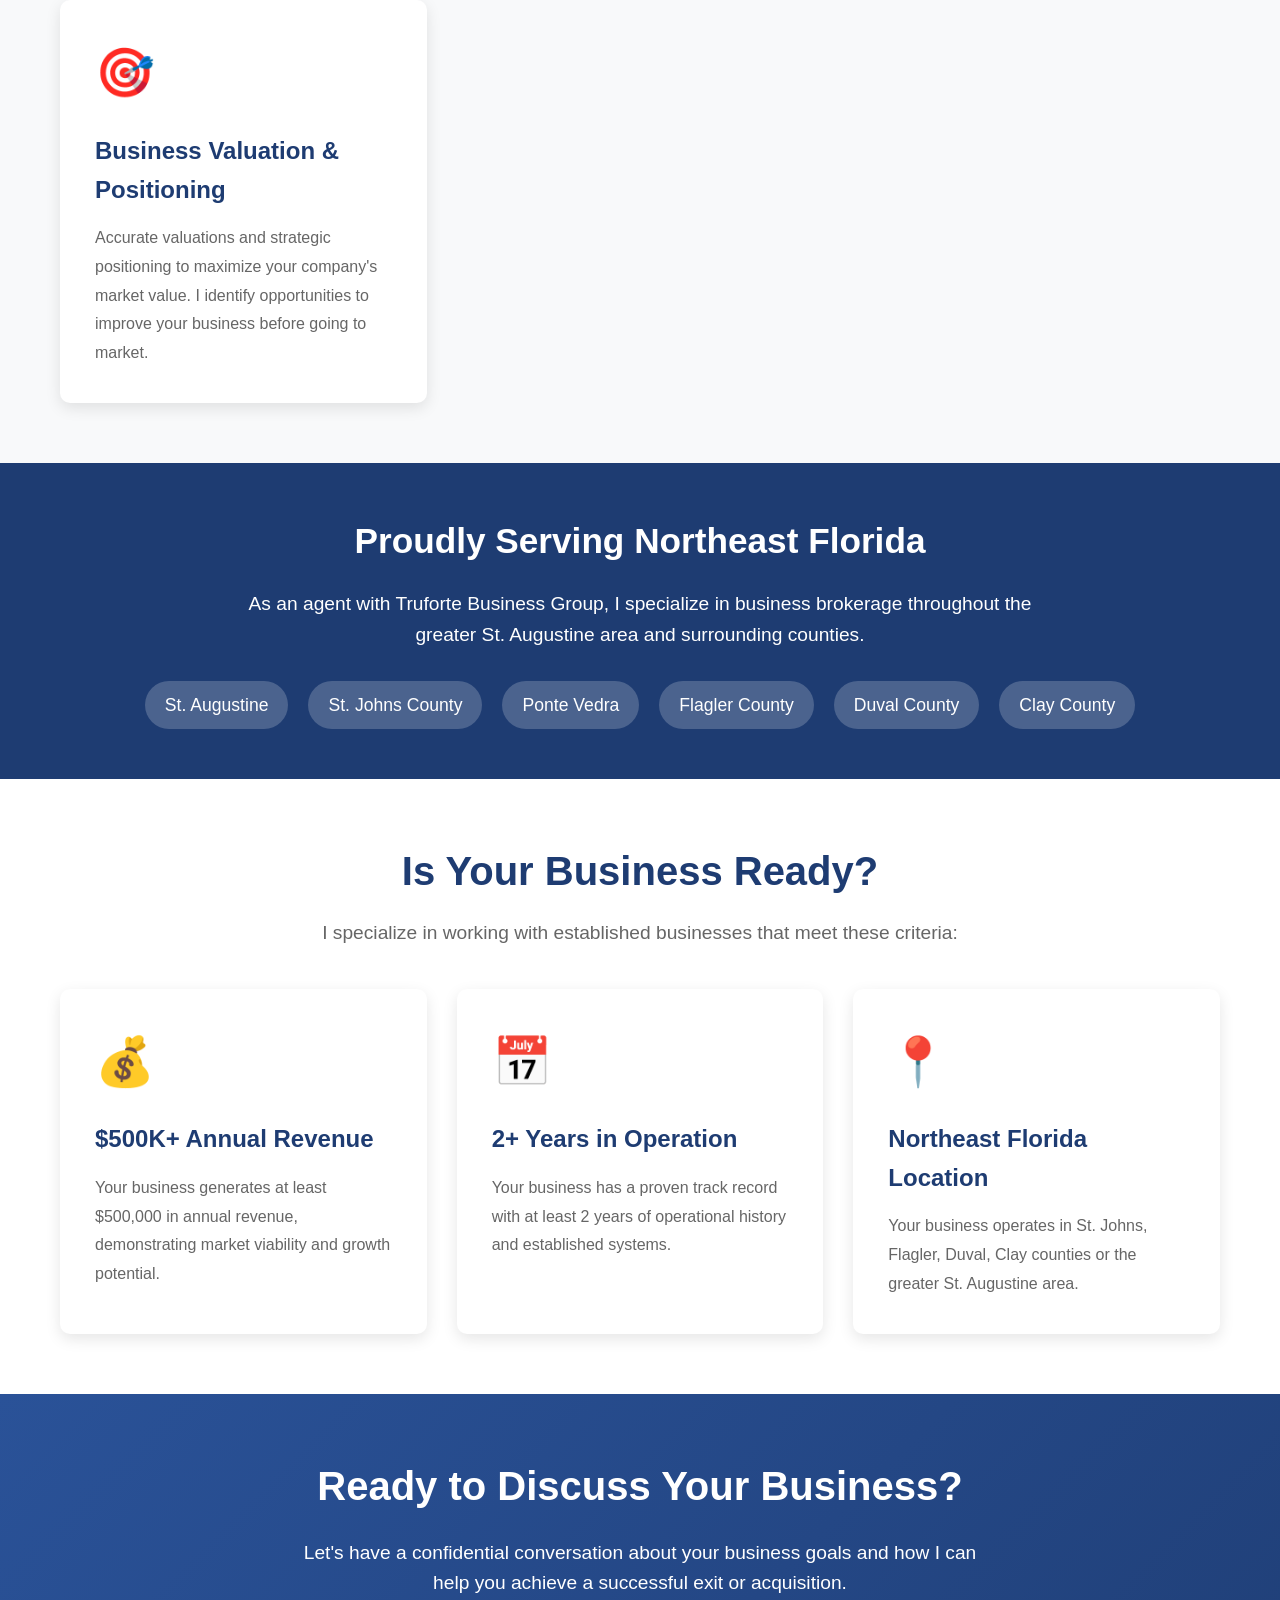
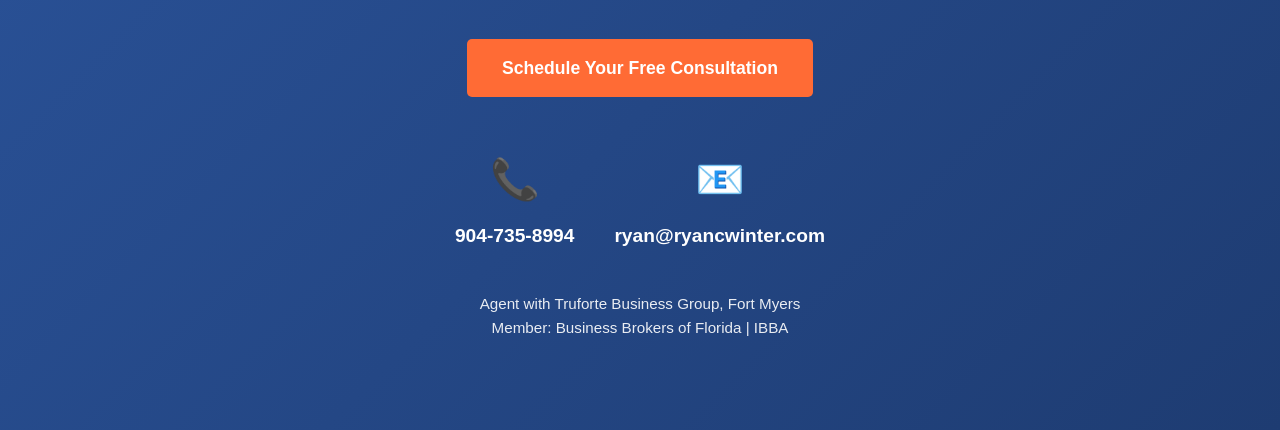
<file: home-page.html>
<!DOCTYPE html>
<html lang="en">
<head>
    <meta charset="UTF-8">
    <meta name="viewport" content="width=device-width, initial-scale=1.0">
    <meta name="description" content="Ryan C. Winter - St. Augustine Business Broker specializing in mergers, acquisitions, and business sales for Northeast Florida. 15+ years experience helping businesses maximize value.">
    <meta name="keywords" content="business broker St. Augustine, business broker St. Johns County, sell my business St. Augustine, business sales Northeast Florida, mergers and acquisitions St. Augustine, business valuation St. Augustine">
    <title>Ryan C. Winter - St. Augustine Business Broker | Mergers & Acquisitions Expert</title>
    <style>
        * {
            margin: 0;
            padding: 0;
            box-sizing: border-box;
        }
        body {
            font-family: 'Segoe UI', Tahoma, Geneva, Verdana, sans-serif;
            line-height: 1.6;
            color: #333;
        }
        .container {
            max-width: 1200px;
            margin: 0 auto;
            padding: 0 20px;
        }
        .hero {
            background: linear-gradient(135deg, #1e3c72 0%, #2a5298 100%);
            color: white;
            padding: 80px 20px;
            text-align: center;
        }
        .hero h1 {
            font-size: 2.8em;
            margin-bottom: 20px;
            line-height: 1.2;
        }
        .hero .subtitle {
            font-size: 1.3em;
            margin-bottom: 15px;
            opacity: 0.95;
        }
        .hero .tagline {
            font-size: 1.1em;
            margin-bottom: 30px;
            opacity: 0.9;
            max-width: 800px;
            margin-left: auto;
            margin-right: auto;
        }
        .cta-buttons {
            margin-top: 30px;
        }
        .btn {
            display: inline-block;
            padding: 15px 35px;
            margin: 10px;
            text-decoration: none;
            border-radius: 5px;
            font-weight: bold;
            font-size: 1.1em;
            transition: all 0.3s ease;
        }
        .btn-primary {
            background: #ff6b35;
            color: white;
        }
        .btn-primary:hover {
            background: #e55a2b;
            transform: translateY(-2px);
        }
        .btn-secondary {
            background: white;
            color: #1e3c72;
        }
        .btn-secondary:hover {
            background: #f0f0f0;
            transform: translateY(-2px);
        }
        .section {
            padding: 60px 20px;
        }
        .section-alt {
            background: #f8f9fa;
        }
        .section-title {
            font-size: 2.5em;
            margin-bottom: 15px;
            text-align: center;
            color: #1e3c72;
        }
        .section-subtitle {
            text-align: center;
            font-size: 1.2em;
            color: #666;
            margin-bottom: 40px;
            max-width: 700px;
            margin-left: auto;
            margin-right: auto;
        }
        .services-grid {
            display: grid;
            grid-template-columns: repeat(auto-fit, minmax(300px, 1fr));
            gap: 30px;
            margin-top: 40px;
        }
        .service-card {
            background: white;
            padding: 35px;
            border-radius: 10px;
            box-shadow: 0 5px 15px rgba(0,0,0,0.1);
            transition: transform 0.3s ease;
        }
        .service-card:hover {
            transform: translateY(-5px);
            box-shadow: 0 8px 25px rgba(0,0,0,0.15);
        }
        .service-icon {
            font-size: 3em;
            margin-bottom: 20px;
        }
        .service-card h3 {
            color: #1e3c72;
            margin-bottom: 15px;
            font-size: 1.5em;
        }
        .service-card p {
            color: #666;
            line-height: 1.8;
        }
        .value-props {
            display: grid;
            grid-template-columns: repeat(auto-fit, minmax(250px, 1fr));
            gap: 30px;
            margin-top: 40px;
        }
        .value-prop {
            text-align: center;
            padding: 20px;
        }
        .value-number {
            font-size: 3em;
            font-weight: bold;
            color: #ff6b35;
            margin-bottom: 10px;
        }
        .value-text {
            font-size: 1.1em;
            color: #333;
        }
        .service-area {
            background: #1e3c72;
            color: white;
            padding: 50px 20px;
            text-align: center;
        }
        .service-area h2 {
            font-size: 2.2em;
            margin-bottom: 20px;
        }
        .service-area p {
            font-size: 1.2em;
            max-width: 800px;
            margin: 0 auto 30px;
        }
        .locations {
            display: flex;
            flex-wrap: wrap;
            justify-content: center;
            gap: 20px;
            margin-top: 30px;
        }
        .location-tag {
            background: rgba(255,255,255,0.2);
            padding: 10px 20px;
            border-radius: 25px;
            font-size: 1.1em;
        }
        .contact-section {
            text-align: center;
            padding: 60px 20px;
            background: linear-gradient(135deg, #2a5298 0%, #1e3c72 100%);
            color: white;
        }
        .contact-section h2 {
            font-size: 2.5em;
            margin-bottom: 20px;
        }
        .contact-section p {
            font-size: 1.2em;
            margin-bottom: 30px;
            max-width: 700px;
            margin-left: auto;
            margin-right: auto;
        }
        .contact-info {
            display: flex;
            flex-wrap: wrap;
            justify-content: center;
            gap: 40px;
            margin-top: 40px;
        }
        .contact-item {
            text-align: center;
        }
        .contact-item-icon {
            font-size: 2.5em;
            margin-bottom: 10px;
        }
        .contact-item a {
            color: white;
            text-decoration: none;
            font-size: 1.2em;
            font-weight: bold;
        }
        .contact-item a:hover {
            text-decoration: underline;
        }
        @media (max-width: 768px) {
            .hero h1 {
                font-size: 2em;
            }
            .hero .subtitle {
                font-size: 1.1em;
            }
            .hero .tagline {
                font-size: 1em;
            }
            .section-title {
                font-size: 2em;
            }
            .btn {
                display: block;
                margin: 10px auto;
                max-width: 300px;
            }
            .services-grid {
                grid-template-columns: 1fr;
            }
            .value-props {
                grid-template-columns: 1fr;
            }
        }
    </style>
</head>
<body>

<!-- HERO SECTION -->
<div class="hero">
    <div class="container">
        <h1>Ryan C. Winter</h1>
        <div class="subtitle">St. Augustine Business Broker</div>
        <p class="tagline">I help Northeast Florida business owners maximize their company's value and achieve successful exits. As a former software company COO with over 15 years of business consulting experience, I understand what buyers want and how to position your business for premium offers.</p>
        <div class="cta-buttons">
            <a href="https://calendly.com/ryancwinter/one-to-one-with-ryan?month=2026-02" class="btn btn-primary" target="_blank" rel="noopener">Schedule a Consultation</a>
            <a href="tel:904-735-8994" class="btn btn-secondary">Call: 904-735-8994</a>
        </div>
    </div>
</div>

<!-- VALUE PROPOSITIONS -->
<div class="section">
    <div class="container">
        <h2 class="section-title">Why Work With Ryan?</h2>
        <p class="section-subtitle">Combining executive experience with proven brokerage expertise</p>
        <div class="value-props">
            <div class="value-prop">
                <div class="value-number">15+</div>
                <div class="value-text">Years Business Consulting Experience</div>
            </div>
            <div class="value-prop">
                <div class="value-number">4+</div>
                <div class="value-text">Years Fractional COO Experience</div>
            </div>
            <div class="value-prop">
                <div class="value-number">100%</div>
                <div class="value-text">Confidential Process</div>
            </div>
            <div class="value-prop">
                <div class="value-number">$500K+</div>
                <div class="value-text">Minimum Annual Revenue</div>
            </div>
        </div>
    </div>
</div>

<!-- SERVICES SECTION -->
<div class="section section-alt">
    <div class="container">
        <h2 class="section-title">Services</h2>
        <p class="section-subtitle">Specialized business brokerage services for established Northeast Florida businesses</p>
        <div class="services-grid">
            <div class="service-card">
                <div class="service-icon">🤝</div>
                <h3>Mergers & Acquisitions</h3>
                <p>Strategic guidance through the entire M&A process, from valuation to closing. I leverage my executive experience to position your business for maximum value and find the right buyers.</p>
            </div>
            <div class="service-card">
                <div class="service-icon">💼</div>
                <h3>Business Sales & Brokerage</h3>
                <p>Confidential representation for business owners ready to sell. I handle everything from market analysis to negotiation, ensuring a smooth transition that protects your interests.</p>
            </div>
            <div class="service-card">
                <div class="service-icon">📊</div>
                <h3>Business Acquisition Support</h3>
                <p>Help buyers find and acquire the right business opportunities in Northeast Florida. Due diligence, valuation analysis, and negotiation support throughout the buying process.</p>
            </div>
            <div class="service-card">
                <div class="service-icon">🎯</div>
                <h3>Business Valuation & Positioning</h3>
                <p>Accurate valuations and strategic positioning to maximize your company's market value. I identify opportunities to improve your business before going to market.</p>
            </div>
        </div>
    </div>
</div>

<!-- SERVICE AREA -->
<div class="service-area">
    <div class="container">
        <h2>Proudly Serving Northeast Florida</h2>
        <p>As an agent with Truforte Business Group, I specialize in business brokerage throughout the greater St. Augustine area and surrounding counties.</p>
        <div class="locations">
            <div class="location-tag">St. Augustine</div>
            <div class="location-tag">St. Johns County</div>
            <div class="location-tag">Ponte Vedra</div>
            <div class="location-tag">Flagler County</div>
            <div class="location-tag">Duval County</div>
            <div class="location-tag">Clay County</div>
        </div>
    </div>
</div>

<!-- IDEAL CLIENT SECTION -->
<div class="section">
    <div class="container">
        <h2 class="section-title">Is Your Business Ready?</h2>
        <p class="section-subtitle">I specialize in working with established businesses that meet these criteria:</p>
        <div class="services-grid">
            <div class="service-card">
                <div class="service-icon">💰</div>
                <h3>$500K+ Annual Revenue</h3>
                <p>Your business generates at least $500,000 in annual revenue, demonstrating market viability and growth potential.</p>
            </div>
            <div class="service-card">
                <div class="service-icon">📅</div>
                <h3>2+ Years in Operation</h3>
                <p>Your business has a proven track record with at least 2 years of operational history and established systems.</p>
            </div>
            <div class="service-card">
                <div class="service-icon">📍</div>
                <h3>Northeast Florida Location</h3>
                <p>Your business operates in St. Johns, Flagler, Duval, Clay counties or the greater St. Augustine area.</p>
            </div>
        </div>
    </div>
</div>

<!-- CONTACT SECTION -->
<div class="contact-section">
    <div class="container">
        <h2>Ready to Discuss Your Business?</h2>
        <p>Let's have a confidential conversation about your business goals and how I can help you achieve a successful exit or acquisition.</p>
        <div class="cta-buttons">
            <a href="https://calendly.com/ryancwinter/one-to-one-with-ryan?month=2026-02" class="btn btn-primary" target="_blank" rel="noopener">Schedule Your Free Consultation</a>
        </div>
        <div class="contact-info">
            <div class="contact-item">
                <div class="contact-item-icon">📞</div>
                <a href="tel:904-735-8994">904-735-8994</a>
            </div>
            <div class="contact-item">
                <div class="contact-item-icon">📧</div>
                <a href="mailto:ryan@ryancwinter.com">ryan@ryancwinter.com</a>
            </div>
        </div>
        <p style="margin-top: 40px; font-size: 0.95em; opacity: 0.9;">Agent with Truforte Business Group, Fort Myers<br>Member: Business Brokers of Florida | IBBA</p>
    </div>
</div>

</body>
</html>
</file>
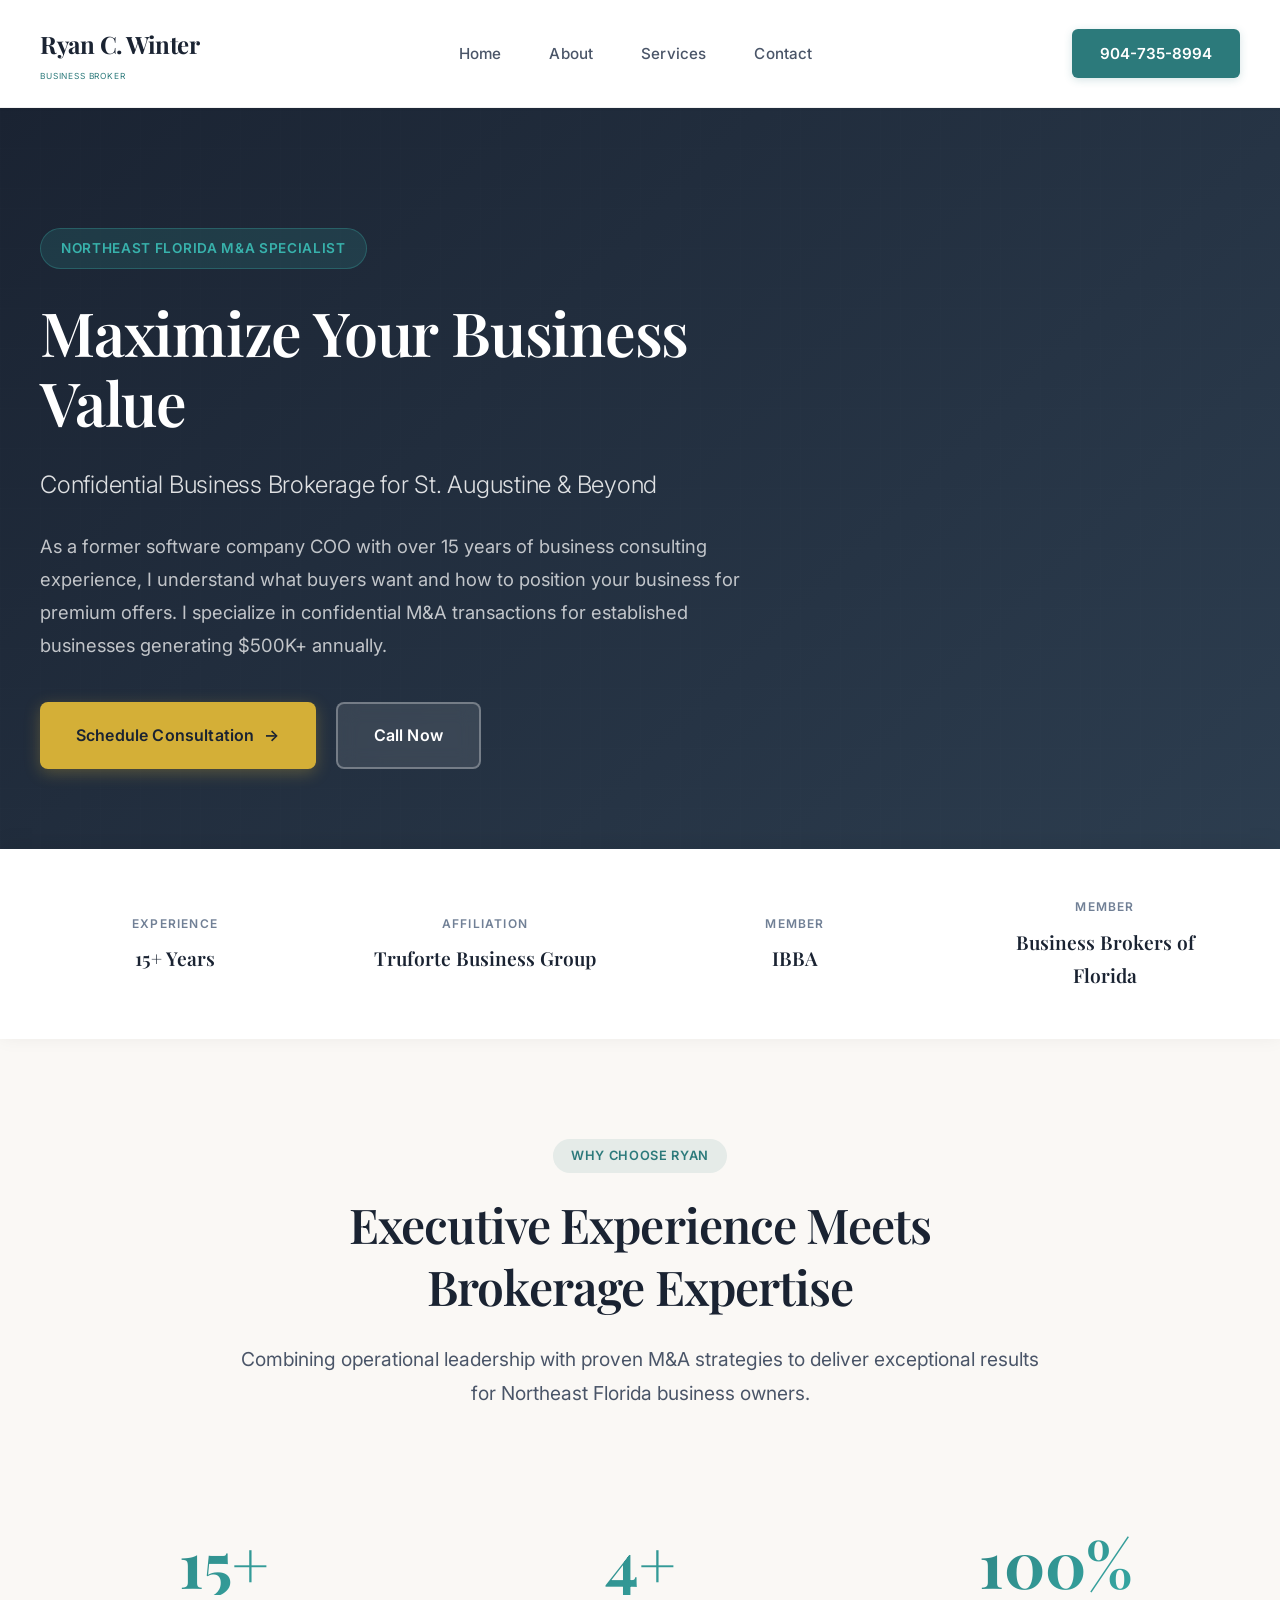
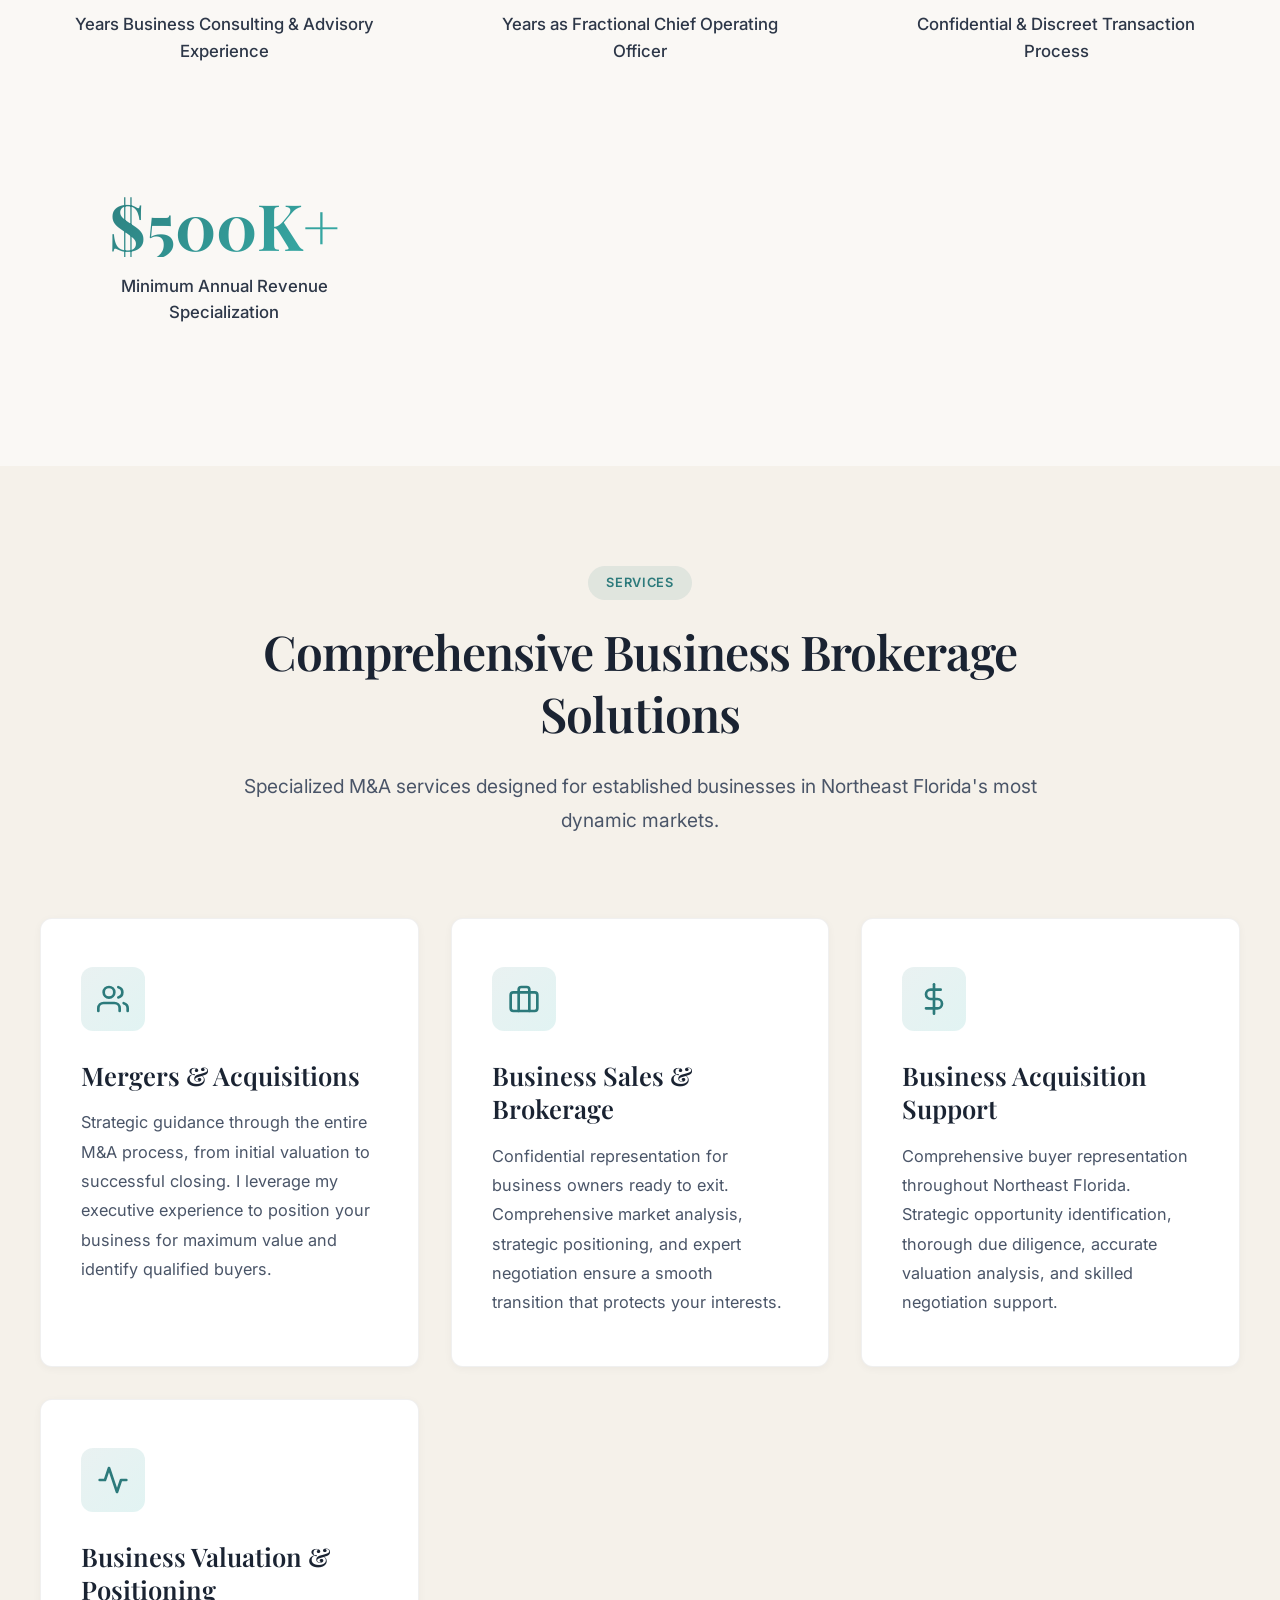
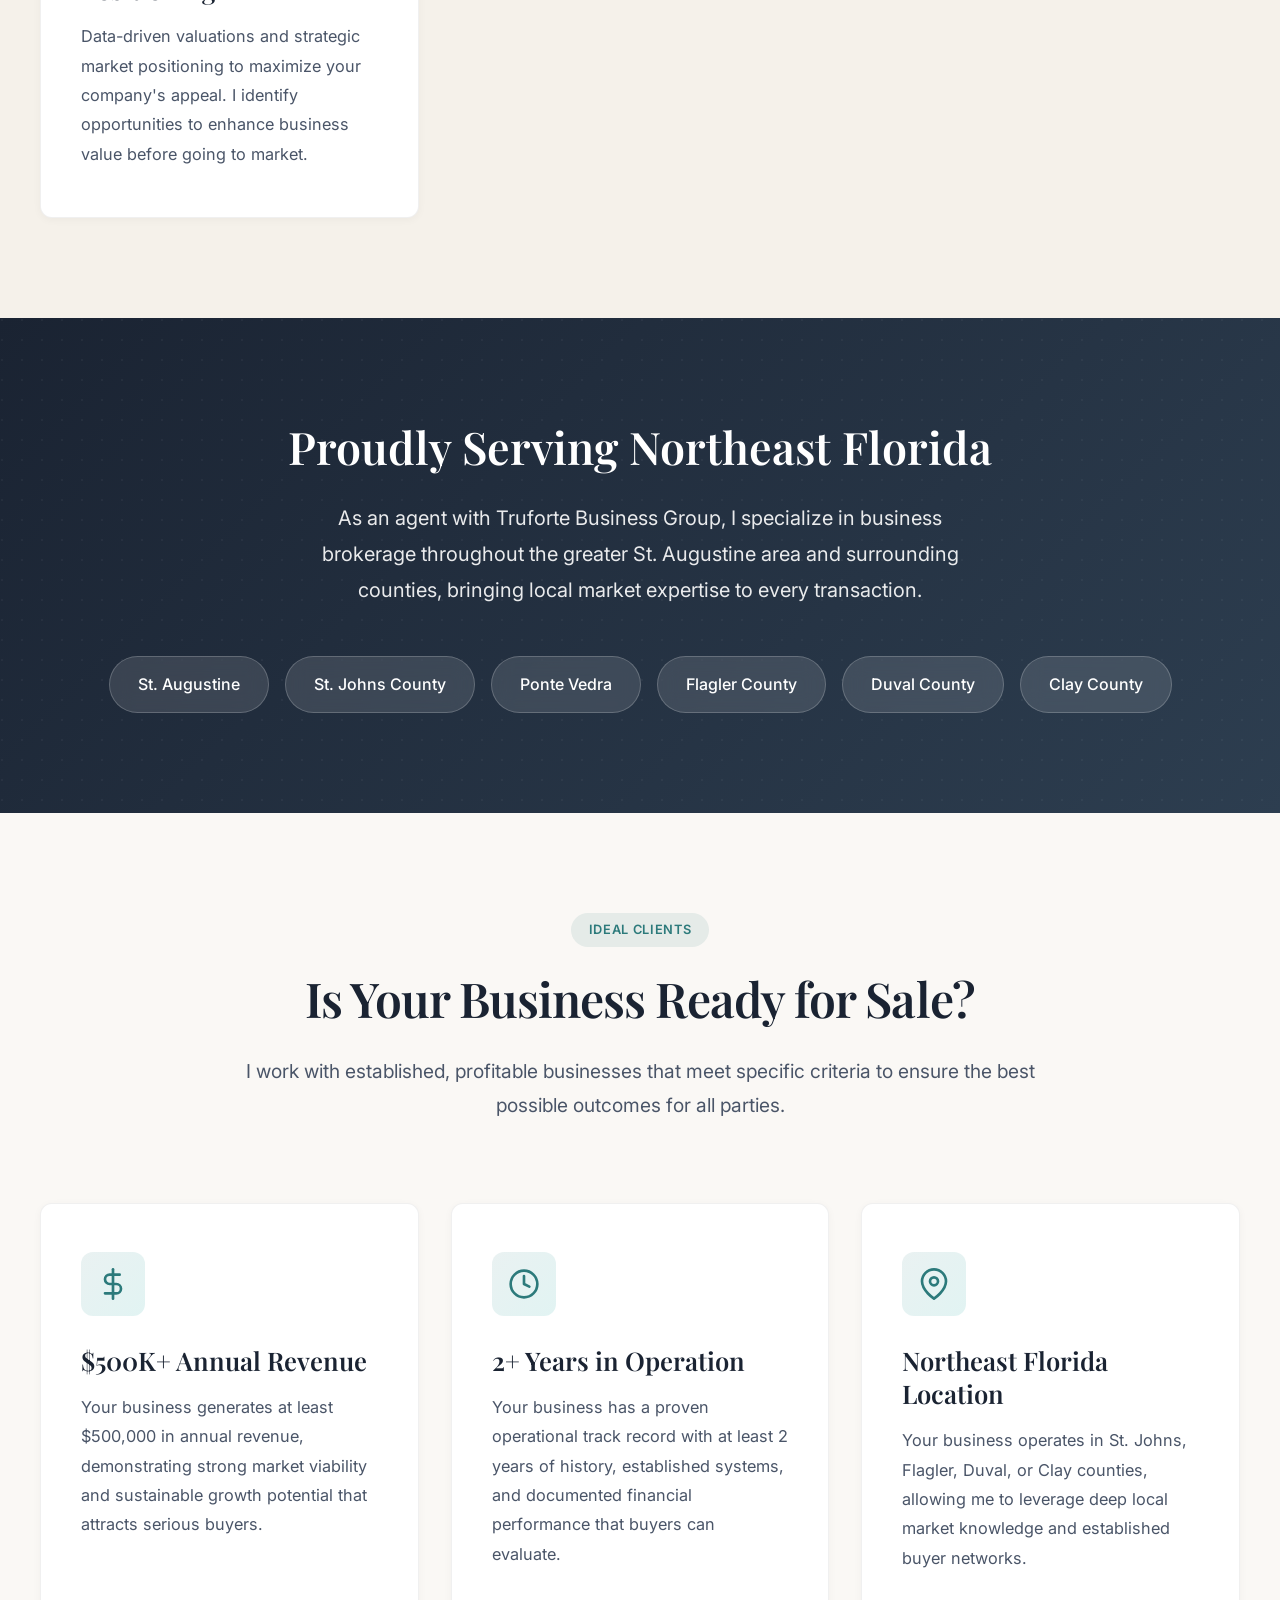
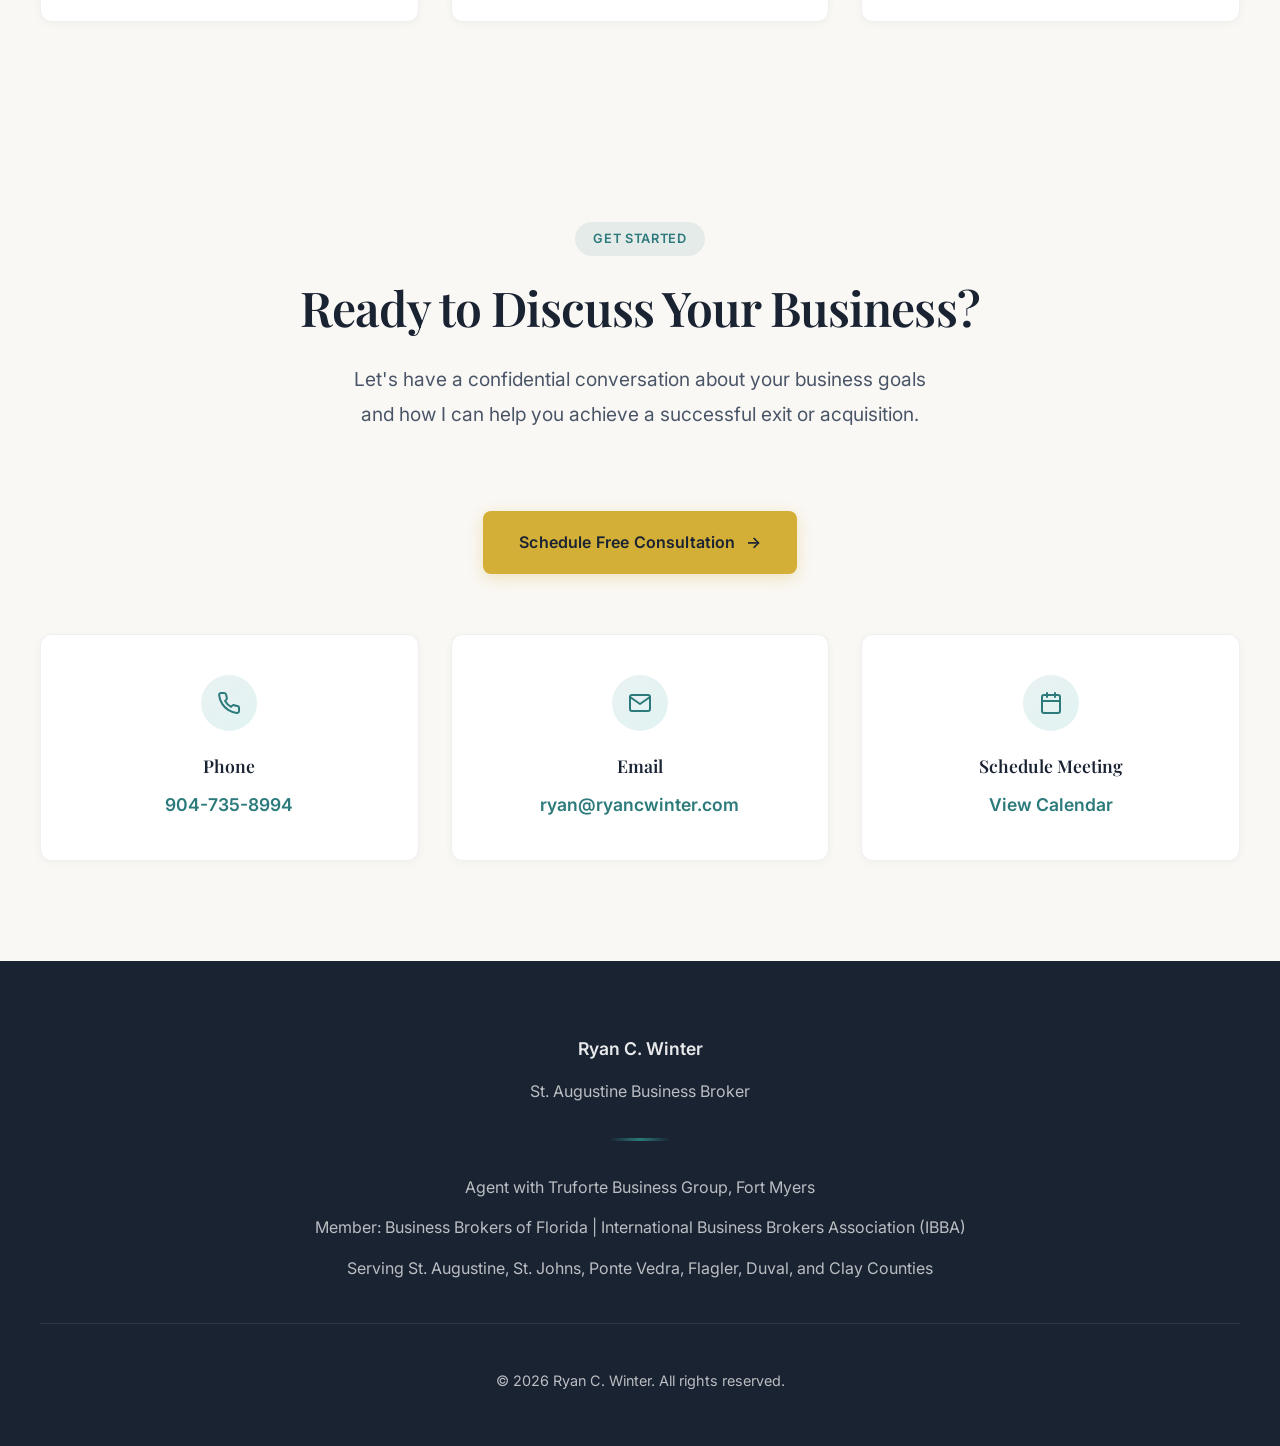
<file: PREMIUM-PREVIEW.html>
<!DOCTYPE html>
<html lang="en">
<head>
    <meta charset="UTF-8">
    <meta name="viewport" content="width=device-width, initial-scale=1.0">
    <meta name="description" content="Ryan C. Winter - St. Augustine Business Broker specializing in mergers, acquisitions, and business sales for Northeast Florida. 15+ years experience helping businesses maximize value.">
    <title>Ryan C. Winter - St. Augustine Business Broker | M&A Expert</title>
    <link rel="preconnect" href="https://fonts.googleapis.com">
    <link rel="preconnect" href="https://fonts.gstatic.com" crossorigin>
    <link href="https://fonts.googleapis.com/css2?family=Playfair+Display:wght@500;600;700&family=Inter:wght@300;400;500;600;700&display=swap" rel="stylesheet">
    <style>
        :root {
            --navy-primary: #1a2332;
            --navy-secondary: #2d3e50;
            --teal-accent: #2c7a7b;
            --teal-light: #38b2ac;
            --gold-accent: #d4af37;
            --warm-white: #faf8f5;
            --cream: #f5f1ea;
            --text-dark: #2d3748;
            --text-medium: #4a5568;
            --text-light: #718096;
        }

        * {
            margin: 0;
            padding: 0;
            box-sizing: border-box;
        }

        body {
            font-family: 'Inter', -apple-system, BlinkMacSystemFont, 'Segoe UI', sans-serif;
            line-height: 1.7;
            color: var(--text-dark);
            background: var(--warm-white);
            -webkit-font-smoothing: antialiased;
        }

        h1, h2, h3, h4 {
            font-family: 'Playfair Display', Georgia, serif;
            font-weight: 600;
            line-height: 1.3;
            color: var(--navy-primary);
        }

        /* Navigation */
        .top-nav {
            background: rgba(255, 255, 255, 0.98);
            backdrop-filter: blur(10px);
            box-shadow: 0 1px 3px rgba(0,0,0,0.05);
            position: sticky;
            top: 0;
            z-index: 1000;
            border-bottom: 1px solid rgba(0,0,0,0.05);
        }

        .nav-container {
            max-width: 1400px;
            margin: 0 auto;
            padding: 24px 40px;
            display: flex;
            justify-content: space-between;
            align-items: center;
        }

        .logo {
            font-family: 'Playfair Display', serif;
            font-size: 1.5em;
            font-weight: 700;
            color: var(--navy-primary);
            letter-spacing: -0.02em;
        }

        .logo-subtitle {
            font-family: 'Inter', sans-serif;
            font-size: 0.35em;
            font-weight: 400;
            color: var(--teal-accent);
            letter-spacing: 0.1em;
            text-transform: uppercase;
            display: block;
            margin-top: 4px;
        }

        .nav-menu {
            display: flex;
            gap: 48px;
            list-style: none;
            align-items: center;
        }

        .nav-menu a {
            color: var(--text-medium);
            text-decoration: none;
            font-weight: 500;
            font-size: 0.95em;
            letter-spacing: 0.01em;
            transition: color 0.3s ease;
            position: relative;
        }

        .nav-menu a:hover {
            color: var(--teal-accent);
        }

        .nav-menu a::after {
            content: '';
            position: absolute;
            bottom: -4px;
            left: 0;
            width: 0;
            height: 2px;
            background: var(--teal-accent);
            transition: width 0.3s ease;
        }

        .nav-menu a:hover::after {
            width: 100%;
        }

        .nav-cta {
            background: var(--teal-accent);
            color: white;
            padding: 12px 28px;
            border-radius: 6px;
            text-decoration: none;
            font-weight: 600;
            font-size: 0.95em;
            transition: all 0.3s ease;
            box-shadow: 0 2px 8px rgba(44, 122, 123, 0.2);
        }

        .nav-cta:hover {
            background: var(--teal-light);
            transform: translateY(-1px);
            box-shadow: 0 4px 12px rgba(44, 122, 123, 0.3);
        }

        /* Hero Section */
        .hero {
            background: linear-gradient(135deg, var(--navy-primary) 0%, var(--navy-secondary) 100%);
            color: white;
            padding: 120px 40px 140px;
            position: relative;
            overflow: hidden;
        }

        .hero::before {
            content: '';
            position: absolute;
            top: 0;
            left: 0;
            right: 0;
            bottom: 0;
            background: url('data:image/svg+xml,<svg width="100" height="100" xmlns="http://www.w3.org/2000/svg"><defs><pattern id="grid" width="40" height="40" patternUnits="userSpaceOnUse"><path d="M 40 0 L 0 0 0 40" fill="none" stroke="rgba(255,255,255,0.03)" stroke-width="1"/></pattern></defs><rect width="100%" height="100%" fill="url(%23grid)"/></svg>');
            opacity: 0.4;
        }

        .hero-container {
            max-width: 1400px;
            margin: 0 auto;
            position: relative;
            z-index: 1;
        }

        .hero-content {
            max-width: 800px;
        }

        .hero-badge {
            display: inline-block;
            background: rgba(56, 178, 172, 0.15);
            color: var(--teal-light);
            padding: 8px 20px;
            border-radius: 30px;
            font-size: 0.85em;
            font-weight: 600;
            letter-spacing: 0.05em;
            text-transform: uppercase;
            margin-bottom: 28px;
            border: 1px solid rgba(56, 178, 172, 0.3);
        }

        .hero h1 {
            font-size: 3.8em;
            margin-bottom: 28px;
            line-height: 1.15;
            color: white;
            letter-spacing: -0.02em;
        }

        .hero .subtitle {
            font-size: 1.5em;
            margin-bottom: 24px;
            opacity: 0.95;
            font-weight: 300;
            color: rgba(255,255,255,0.9);
            letter-spacing: -0.01em;
        }

        .hero .tagline {
            font-size: 1.15em;
            line-height: 1.8;
            margin-bottom: 40px;
            opacity: 0.85;
            max-width: 700px;
            color: rgba(255,255,255,0.85);
        }

        .cta-buttons {
            display: flex;
            gap: 20px;
            margin-top: 40px;
            flex-wrap: wrap;
        }

        .btn {
            display: inline-flex;
            align-items: center;
            gap: 10px;
            padding: 18px 36px;
            text-decoration: none;
            border-radius: 8px;
            font-weight: 600;
            font-size: 1em;
            transition: all 0.3s ease;
            letter-spacing: 0.01em;
        }

        .btn-primary {
            background: var(--gold-accent);
            color: var(--navy-primary);
            box-shadow: 0 4px 16px rgba(212, 175, 55, 0.3);
        }

        .btn-primary:hover {
            background: #e5c04d;
            transform: translateY(-2px);
            box-shadow: 0 6px 20px rgba(212, 175, 55, 0.4);
        }

        .btn-secondary {
            background: rgba(255, 255, 255, 0.1);
            color: white;
            border: 2px solid rgba(255, 255, 255, 0.3);
            backdrop-filter: blur(10px);
        }

        .btn-secondary:hover {
            background: rgba(255, 255, 255, 0.2);
            border-color: rgba(255, 255, 255, 0.5);
            transform: translateY(-2px);
        }

        /* Trust Bar */
        .trust-bar {
            background: white;
            padding: 32px 40px;
            box-shadow: 0 -4px 20px rgba(0,0,0,0.08);
            position: relative;
            margin-top: -60px;
            z-index: 10;
        }

        .trust-container {
            max-width: 1400px;
            margin: 0 auto;
            display: grid;
            grid-template-columns: repeat(auto-fit, minmax(200px, 1fr));
            gap: 40px;
            align-items: center;
        }

        .trust-item {
            text-align: center;
            padding: 16px;
        }

        .trust-item-label {
            font-size: 0.75em;
            color: var(--text-light);
            text-transform: uppercase;
            letter-spacing: 0.1em;
            font-weight: 600;
            margin-bottom: 8px;
        }

        .trust-item-value {
            font-family: 'Playfair Display', serif;
            font-size: 1.2em;
            color: var(--navy-primary);
            font-weight: 600;
        }

        /* Sections */
        .section {
            padding: 100px 40px;
        }

        .section-alt {
            background: var(--cream);
        }

        .container {
            max-width: 1400px;
            margin: 0 auto;
        }

        .section-header {
            text-align: center;
            max-width: 800px;
            margin: 0 auto 80px;
        }

        .section-badge {
            display: inline-block;
            background: rgba(44, 122, 123, 0.1);
            color: var(--teal-accent);
            padding: 6px 18px;
            border-radius: 20px;
            font-size: 0.8em;
            font-weight: 600;
            letter-spacing: 0.05em;
            text-transform: uppercase;
            margin-bottom: 20px;
        }

        .section-title {
            font-size: 3em;
            margin-bottom: 24px;
            color: var(--navy-primary);
            letter-spacing: -0.02em;
        }

        .section-subtitle {
            font-size: 1.2em;
            color: var(--text-medium);
            line-height: 1.8;
            font-weight: 400;
        }

        /* Value Props */
        .value-props {
            display: grid;
            grid-template-columns: repeat(auto-fit, minmax(280px, 1fr));
            gap: 48px;
        }

        .value-prop {
            text-align: center;
            padding: 40px 24px;
        }

        .value-number {
            font-family: 'Playfair Display', serif;
            font-size: 4em;
            font-weight: 700;
            background: linear-gradient(135deg, var(--teal-accent) 0%, var(--teal-light) 100%);
            -webkit-background-clip: text;
            -webkit-text-fill-color: transparent;
            background-clip: text;
            margin-bottom: 16px;
            line-height: 1;
        }

        .value-text {
            font-size: 1.05em;
            color: var(--text-dark);
            font-weight: 500;
            line-height: 1.6;
        }

        /* Services Grid */
        .services-grid {
            display: grid;
            grid-template-columns: repeat(auto-fit, minmax(340px, 1fr));
            gap: 32px;
        }

        .service-card {
            background: white;
            padding: 48px 40px;
            border-radius: 12px;
            box-shadow: 0 2px 8px rgba(0,0,0,0.04);
            border: 1px solid rgba(0,0,0,0.06);
            transition: all 0.4s ease;
            position: relative;
            overflow: hidden;
        }

        .service-card::before {
            content: '';
            position: absolute;
            top: 0;
            left: 0;
            width: 4px;
            height: 0;
            background: linear-gradient(180deg, var(--teal-accent), var(--teal-light));
            transition: height 0.4s ease;
        }

        .service-card:hover {
            transform: translateY(-8px);
            box-shadow: 0 12px 32px rgba(0,0,0,0.12);
        }

        .service-card:hover::before {
            height: 100%;
        }

        .service-icon {
            width: 64px;
            height: 64px;
            background: linear-gradient(135deg, rgba(44, 122, 123, 0.1) 0%, rgba(56, 178, 172, 0.15) 100%);
            border-radius: 12px;
            display: flex;
            align-items: center;
            justify-content: center;
            margin-bottom: 28px;
            font-size: 1.8em;
        }

        .service-card h3 {
            font-size: 1.6em;
            margin-bottom: 16px;
            color: var(--navy-primary);
        }

        .service-card p {
            color: var(--text-medium);
            line-height: 1.8;
            font-size: 1.02em;
        }

        /* Service Area */
        .service-area {
            background: linear-gradient(135deg, var(--navy-primary) 0%, var(--navy-secondary) 100%);
            color: white;
            padding: 100px 40px;
            position: relative;
            overflow: hidden;
        }

        .service-area::before {
            content: '';
            position: absolute;
            top: 0;
            left: 0;
            right: 0;
            bottom: 0;
            background: url('data:image/svg+xml,<svg width="100" height="100" xmlns="http://www.w3.org/2000/svg"><defs><pattern id="dots" width="20" height="20" patternUnits="userSpaceOnUse"><circle cx="2" cy="2" r="1" fill="rgba(255,255,255,0.05)"/></pattern></defs><rect width="100%" height="100%" fill="url(%23dots)"/></svg>');
        }

        .service-area-content {
            max-width: 1400px;
            margin: 0 auto;
            text-align: center;
            position: relative;
            z-index: 1;
        }

        .service-area h2 {
            font-size: 2.8em;
            margin-bottom: 24px;
            color: white;
        }

        .service-area p {
            font-size: 1.25em;
            max-width: 700px;
            margin: 0 auto 48px;
            opacity: 0.9;
            line-height: 1.8;
        }

        .locations {
            display: flex;
            flex-wrap: wrap;
            justify-content: center;
            gap: 16px;
            margin-top: 40px;
        }

        .location-tag {
            background: rgba(255,255,255,0.12);
            backdrop-filter: blur(10px);
            padding: 14px 28px;
            border-radius: 30px;
            font-size: 1em;
            font-weight: 500;
            border: 1px solid rgba(255,255,255,0.2);
            transition: all 0.3s ease;
        }

        .location-tag:hover {
            background: rgba(255,255,255,0.2);
            border-color: rgba(255,255,255,0.3);
        }

        /* Contact Section */
        .contact-section {
            padding: 100px 40px;
            background: var(--warm-white);
        }

        .contact-container {
            max-width: 1200px;
            margin: 0 auto;
            text-align: center;
        }

        .contact-section h2 {
            font-size: 3em;
            margin-bottom: 24px;
        }

        .contact-section p {
            font-size: 1.2em;
            color: var(--text-medium);
            margin-bottom: 48px;
            max-width: 600px;
            margin-left: auto;
            margin-right: auto;
        }

        .contact-methods {
            display: grid;
            grid-template-columns: repeat(auto-fit, minmax(280px, 1fr));
            gap: 32px;
            margin-top: 60px;
        }

        .contact-method {
            background: white;
            padding: 40px 32px;
            border-radius: 12px;
            box-shadow: 0 2px 8px rgba(0,0,0,0.04);
            border: 1px solid rgba(0,0,0,0.06);
            transition: all 0.3s ease;
        }

        .contact-method:hover {
            transform: translateY(-4px);
            box-shadow: 0 8px 24px rgba(0,0,0,0.1);
        }

        .contact-icon {
            width: 56px;
            height: 56px;
            background: linear-gradient(135deg, rgba(44, 122, 123, 0.1) 0%, rgba(56, 178, 172, 0.15) 100%);
            border-radius: 50%;
            display: flex;
            align-items: center;
            justify-content: center;
            margin: 0 auto 24px;
            font-size: 1.5em;
        }

        .contact-method h3 {
            font-size: 1.1em;
            margin-bottom: 12px;
            color: var(--navy-primary);
        }

        .contact-method a {
            color: var(--teal-accent);
            text-decoration: none;
            font-weight: 600;
            font-size: 1.1em;
            transition: color 0.3s ease;
        }

        .contact-method a:hover {
            color: var(--teal-light);
        }

        /* Footer */
        footer {
            background: var(--navy-primary);
            color: rgba(255,255,255,0.7);
            padding: 60px 40px 40px;
            text-align: center;
        }

        footer p {
            margin: 12px 0;
            line-height: 1.8;
        }

        .footer-divider {
            width: 60px;
            height: 3px;
            background: linear-gradient(90deg, transparent, var(--teal-accent), transparent);
            margin: 32px auto;
        }

        /* Responsive */
        @media (max-width: 968px) {
            .nav-menu {
                display: none;
            }

            .hero {
                padding: 80px 24px 100px;
            }

            .hero h1 {
                font-size: 2.5em;
            }

            .hero .subtitle {
                font-size: 1.2em;
            }

            .section {
                padding: 60px 24px;
            }

            .section-title {
                font-size: 2.2em;
            }

            .services-grid {
                grid-template-columns: 1fr;
            }

            .cta-buttons {
                flex-direction: column;
            }

            .btn {
                width: 100%;
                justify-content: center;
            }
        }
    </style>
</head>
<body>

<!-- NAVIGATION -->
<nav class="top-nav">
    <div class="nav-container">
        <div class="logo">
            Ryan C. Winter
            <span class="logo-subtitle">Business Broker</span>
        </div>
        <ul class="nav-menu">
            <li><a href="#home">Home</a></li>
            <li><a href="#about">About</a></li>
            <li><a href="#services">Services</a></li>
            <li><a href="#contact">Contact</a></li>
        </ul>
        <a href="tel:904-735-8994" class="nav-cta">904-735-8994</a>
    </div>
</nav>

<!-- HERO SECTION -->
<div class="hero" id="home">
    <div class="hero-container">
        <div class="hero-content">
            <div class="hero-badge">Northeast Florida M&A Specialist</div>
            <h1>Maximize Your Business Value</h1>
            <div class="subtitle">Confidential Business Brokerage for St. Augustine & Beyond</div>
            <p class="tagline">As a former software company COO with over 15 years of business consulting experience, I understand what buyers want and how to position your business for premium offers. I specialize in confidential M&A transactions for established businesses generating $500K+ annually.</p>
            <div class="cta-buttons">
                <a href="https://calendly.com/ryancwinter/one-to-one-with-ryan?month=2026-02" class="btn btn-primary" target="_blank" rel="noopener">
                    <span>Schedule Consultation</span>
                    <span>→</span>
                </a>
                <a href="tel:904-735-8994" class="btn btn-secondary">
                    <span>Call Now</span>
                </a>
            </div>
        </div>
    </div>
</div>

<!-- TRUST BAR -->
<div class="trust-bar">
    <div class="trust-container">
        <div class="trust-item">
            <div class="trust-item-label">Experience</div>
            <div class="trust-item-value">15+ Years</div>
        </div>
        <div class="trust-item">
            <div class="trust-item-label">Affiliation</div>
            <div class="trust-item-value">Truforte Business Group</div>
        </div>
        <div class="trust-item">
            <div class="trust-item-label">Member</div>
            <div class="trust-item-value">IBBA</div>
        </div>
        <div class="trust-item">
            <div class="trust-item-label">Member</div>
            <div class="trust-item-value">Business Brokers of Florida</div>
        </div>
    </div>
</div>

<!-- VALUE PROPOSITIONS -->
<div class="section">
    <div class="container">
        <div class="section-header">
            <div class="section-badge">Why Choose Ryan</div>
            <h2 class="section-title">Executive Experience Meets Brokerage Expertise</h2>
            <p class="section-subtitle">Combining operational leadership with proven M&A strategies to deliver exceptional results for Northeast Florida business owners.</p>
        </div>
        <div class="value-props">
            <div class="value-prop">
                <div class="value-number">15+</div>
                <div class="value-text">Years Business Consulting & Advisory Experience</div>
            </div>
            <div class="value-prop">
                <div class="value-number">4+</div>
                <div class="value-text">Years as Fractional Chief Operating Officer</div>
            </div>
            <div class="value-prop">
                <div class="value-number">100%</div>
                <div class="value-text">Confidential & Discreet Transaction Process</div>
            </div>
            <div class="value-prop">
                <div class="value-number">$500K+</div>
                <div class="value-text">Minimum Annual Revenue Specialization</div>
            </div>
        </div>
    </div>
</div>

<!-- SERVICES SECTION -->
<div class="section section-alt" id="services">
    <div class="container">
        <div class="section-header">
            <div class="section-badge">Services</div>
            <h2 class="section-title">Comprehensive Business Brokerage Solutions</h2>
            <p class="section-subtitle">Specialized M&A services designed for established businesses in Northeast Florida's most dynamic markets.</p>
        </div>
        <div class="services-grid">
            <div class="service-card">
                <div class="service-icon">
                    <svg width="32" height="32" viewBox="0 0 24 24" fill="none" stroke="currentColor" stroke-width="2" stroke-linecap="round" stroke-linejoin="round" style="color: var(--teal-accent)">
                        <path d="M17 21v-2a4 4 0 0 0-4-4H5a4 4 0 0 0-4 4v2"></path>
                        <circle cx="9" cy="7" r="4"></circle>
                        <path d="M23 21v-2a4 4 0 0 0-3-3.87"></path>
                        <path d="M16 3.13a4 4 0 0 1 0 7.75"></path>
                    </svg>
                </div>
                <h3>Mergers & Acquisitions</h3>
                <p>Strategic guidance through the entire M&A process, from initial valuation to successful closing. I leverage my executive experience to position your business for maximum value and identify qualified buyers.</p>
            </div>
            <div class="service-card">
                <div class="service-icon">
                    <svg width="32" height="32" viewBox="0 0 24 24" fill="none" stroke="currentColor" stroke-width="2" stroke-linecap="round" stroke-linejoin="round" style="color: var(--teal-accent)">
                        <rect x="2" y="7" width="20" height="14" rx="2" ry="2"></rect>
                        <path d="M16 21V5a2 2 0 0 0-2-2h-4a2 2 0 0 0-2 2v16"></path>
                    </svg>
                </div>
                <h3>Business Sales & Brokerage</h3>
                <p>Confidential representation for business owners ready to exit. Comprehensive market analysis, strategic positioning, and expert negotiation ensure a smooth transition that protects your interests.</p>
            </div>
            <div class="service-card">
                <div class="service-icon">
                    <svg width="32" height="32" viewBox="0 0 24 24" fill="none" stroke="currentColor" stroke-width="2" stroke-linecap="round" stroke-linejoin="round" style="color: var(--teal-accent)">
                        <line x1="12" y1="1" x2="12" y2="23"></line>
                        <path d="M17 5H9.5a3.5 3.5 0 0 0 0 7h5a3.5 3.5 0 0 1 0 7H6"></path>
                    </svg>
                </div>
                <h3>Business Acquisition Support</h3>
                <p>Comprehensive buyer representation throughout Northeast Florida. Strategic opportunity identification, thorough due diligence, accurate valuation analysis, and skilled negotiation support.</p>
            </div>
            <div class="service-card">
                <div class="service-icon">
                    <svg width="32" height="32" viewBox="0 0 24 24" fill="none" stroke="currentColor" stroke-width="2" stroke-linecap="round" stroke-linejoin="round" style="color: var(--teal-accent)">
                        <polyline points="22 12 18 12 15 21 9 3 6 12 2 12"></polyline>
                    </svg>
                </div>
                <h3>Business Valuation & Positioning</h3>
                <p>Data-driven valuations and strategic market positioning to maximize your company's appeal. I identify opportunities to enhance business value before going to market.</p>
            </div>
        </div>
    </div>
</div>

<!-- SERVICE AREA -->
<div class="service-area">
    <div class="service-area-content">
        <h2>Proudly Serving Northeast Florida</h2>
        <p>As an agent with Truforte Business Group, I specialize in business brokerage throughout the greater St. Augustine area and surrounding counties, bringing local market expertise to every transaction.</p>
        <div class="locations">
            <div class="location-tag">St. Augustine</div>
            <div class="location-tag">St. Johns County</div>
            <div class="location-tag">Ponte Vedra</div>
            <div class="location-tag">Flagler County</div>
            <div class="location-tag">Duval County</div>
            <div class="location-tag">Clay County</div>
        </div>
    </div>
</div>

<!-- IDEAL CLIENT SECTION -->
<div class="section">
    <div class="container">
        <div class="section-header">
            <div class="section-badge">Ideal Clients</div>
            <h2 class="section-title">Is Your Business Ready for Sale?</h2>
            <p class="section-subtitle">I work with established, profitable businesses that meet specific criteria to ensure the best possible outcomes for all parties.</p>
        </div>
        <div class="services-grid">
            <div class="service-card">
                <div class="service-icon">
                    <svg width="32" height="32" viewBox="0 0 24 24" fill="none" stroke="currentColor" stroke-width="2" stroke-linecap="round" stroke-linejoin="round" style="color: var(--teal-accent)">
                        <line x1="12" y1="1" x2="12" y2="23"></line>
                        <path d="M17 5H9.5a3.5 3.5 0 0 0 0 7h5a3.5 3.5 0 0 1 0 7H6"></path>
                    </svg>
                </div>
                <h3>$500K+ Annual Revenue</h3>
                <p>Your business generates at least $500,000 in annual revenue, demonstrating strong market viability and sustainable growth potential that attracts serious buyers.</p>
            </div>
            <div class="service-card">
                <div class="service-icon">
                    <svg width="32" height="32" viewBox="0 0 24 24" fill="none" stroke="currentColor" stroke-width="2" stroke-linecap="round" stroke-linejoin="round" style="color: var(--teal-accent)">
                        <circle cx="12" cy="12" r="10"></circle>
                        <polyline points="12 6 12 12 16 14"></polyline>
                    </svg>
                </div>
                <h3>2+ Years in Operation</h3>
                <p>Your business has a proven operational track record with at least 2 years of history, established systems, and documented financial performance that buyers can evaluate.</p>
            </div>
            <div class="service-card">
                <div class="service-icon">
                    <svg width="32" height="32" viewBox="0 0 24 24" fill="none" stroke="currentColor" stroke-width="2" stroke-linecap="round" stroke-linejoin="round" style="color: var(--teal-accent)">
                        <path d="M21 10c0 7-9 13-9 13s-9-6-9-13a9 9 0 0 1 18 0z"></path>
                        <circle cx="12" cy="10" r="3"></circle>
                    </svg>
                </div>
                <h3>Northeast Florida Location</h3>
                <p>Your business operates in St. Johns, Flagler, Duval, or Clay counties, allowing me to leverage deep local market knowledge and established buyer networks.</p>
            </div>
        </div>
    </div>
</div>

<!-- CONTACT SECTION -->
<div class="contact-section" id="contact">
    <div class="contact-container">
        <div class="section-header">
            <div class="section-badge">Get Started</div>
            <h2 class="section-title">Ready to Discuss Your Business?</h2>
            <p class="section-subtitle">Let's have a confidential conversation about your business goals and how I can help you achieve a successful exit or acquisition.</p>
        </div>

        <div class="cta-buttons" style="justify-content: center;">
            <a href="https://calendly.com/ryancwinter/one-to-one-with-ryan?month=2026-02" class="btn btn-primary" target="_blank" rel="noopener">
                <span>Schedule Free Consultation</span>
                <span>→</span>
            </a>
        </div>

        <div class="contact-methods">
            <div class="contact-method">
                <div class="contact-icon">
                    <svg width="24" height="24" viewBox="0 0 24 24" fill="none" stroke="currentColor" stroke-width="2" stroke-linecap="round" stroke-linejoin="round" style="color: var(--teal-accent)">
                        <path d="M22 16.92v3a2 2 0 0 1-2.18 2 19.79 19.79 0 0 1-8.63-3.07 19.5 19.5 0 0 1-6-6 19.79 19.79 0 0 1-3.07-8.67A2 2 0 0 1 4.11 2h3a2 2 0 0 1 2 1.72 12.84 12.84 0 0 0 .7 2.81 2 2 0 0 1-.45 2.11L8.09 9.91a16 16 0 0 0 6 6l1.27-1.27a2 2 0 0 1 2.11-.45 12.84 12.84 0 0 0 2.81.7A2 2 0 0 1 22 16.92z"></path>
                    </svg>
                </div>
                <h3>Phone</h3>
                <a href="tel:904-735-8994">904-735-8994</a>
            </div>

            <div class="contact-method">
                <div class="contact-icon">
                    <svg width="24" height="24" viewBox="0 0 24 24" fill="none" stroke="currentColor" stroke-width="2" stroke-linecap="round" stroke-linejoin="round" style="color: var(--teal-accent)">
                        <path d="M4 4h16c1.1 0 2 .9 2 2v12c0 1.1-.9 2-2 2H4c-1.1 0-2-.9-2-2V6c0-1.1.9-2 2-2z"></path>
                        <polyline points="22,6 12,13 2,6"></polyline>
                    </svg>
                </div>
                <h3>Email</h3>
                <a href="mailto:ryan@ryancwinter.com">ryan@ryancwinter.com</a>
            </div>

            <div class="contact-method">
                <div class="contact-icon">
                    <svg width="24" height="24" viewBox="0 0 24 24" fill="none" stroke="currentColor" stroke-width="2" stroke-linecap="round" stroke-linejoin="round" style="color: var(--teal-accent)">
                        <rect x="3" y="4" width="18" height="18" rx="2" ry="2"></rect>
                        <line x1="16" y1="2" x2="16" y2="6"></line>
                        <line x1="8" y1="2" x2="8" y2="6"></line>
                        <line x1="3" y1="10" x2="21" y2="10"></line>
                    </svg>
                </div>
                <h3>Schedule Meeting</h3>
                <a href="https://calendly.com/ryancwinter/one-to-one-with-ryan?month=2026-02" target="_blank" rel="noopener">View Calendar</a>
            </div>
        </div>
    </div>
</div>

<!-- FOOTER -->
<footer>
    <p style="color: rgba(255,255,255,0.9); font-weight: 600; font-size: 1.1em;">Ryan C. Winter</p>
    <p>St. Augustine Business Broker</p>
    <div class="footer-divider"></div>
    <p>Agent with Truforte Business Group, Fort Myers</p>
    <p>Member: Business Brokers of Florida | International Business Brokers Association (IBBA)</p>
    <p>Serving St. Augustine, St. Johns, Ponte Vedra, Flagler, Duval, and Clay Counties</p>
    <div style="margin-top: 40px; padding-top: 32px; border-top: 1px solid rgba(255,255,255,0.1);">
        <p style="font-size: 0.9em;">© 2026 Ryan C. Winter. All rights reserved.</p>
    </div>
</footer>

</body>
</html>
</file>
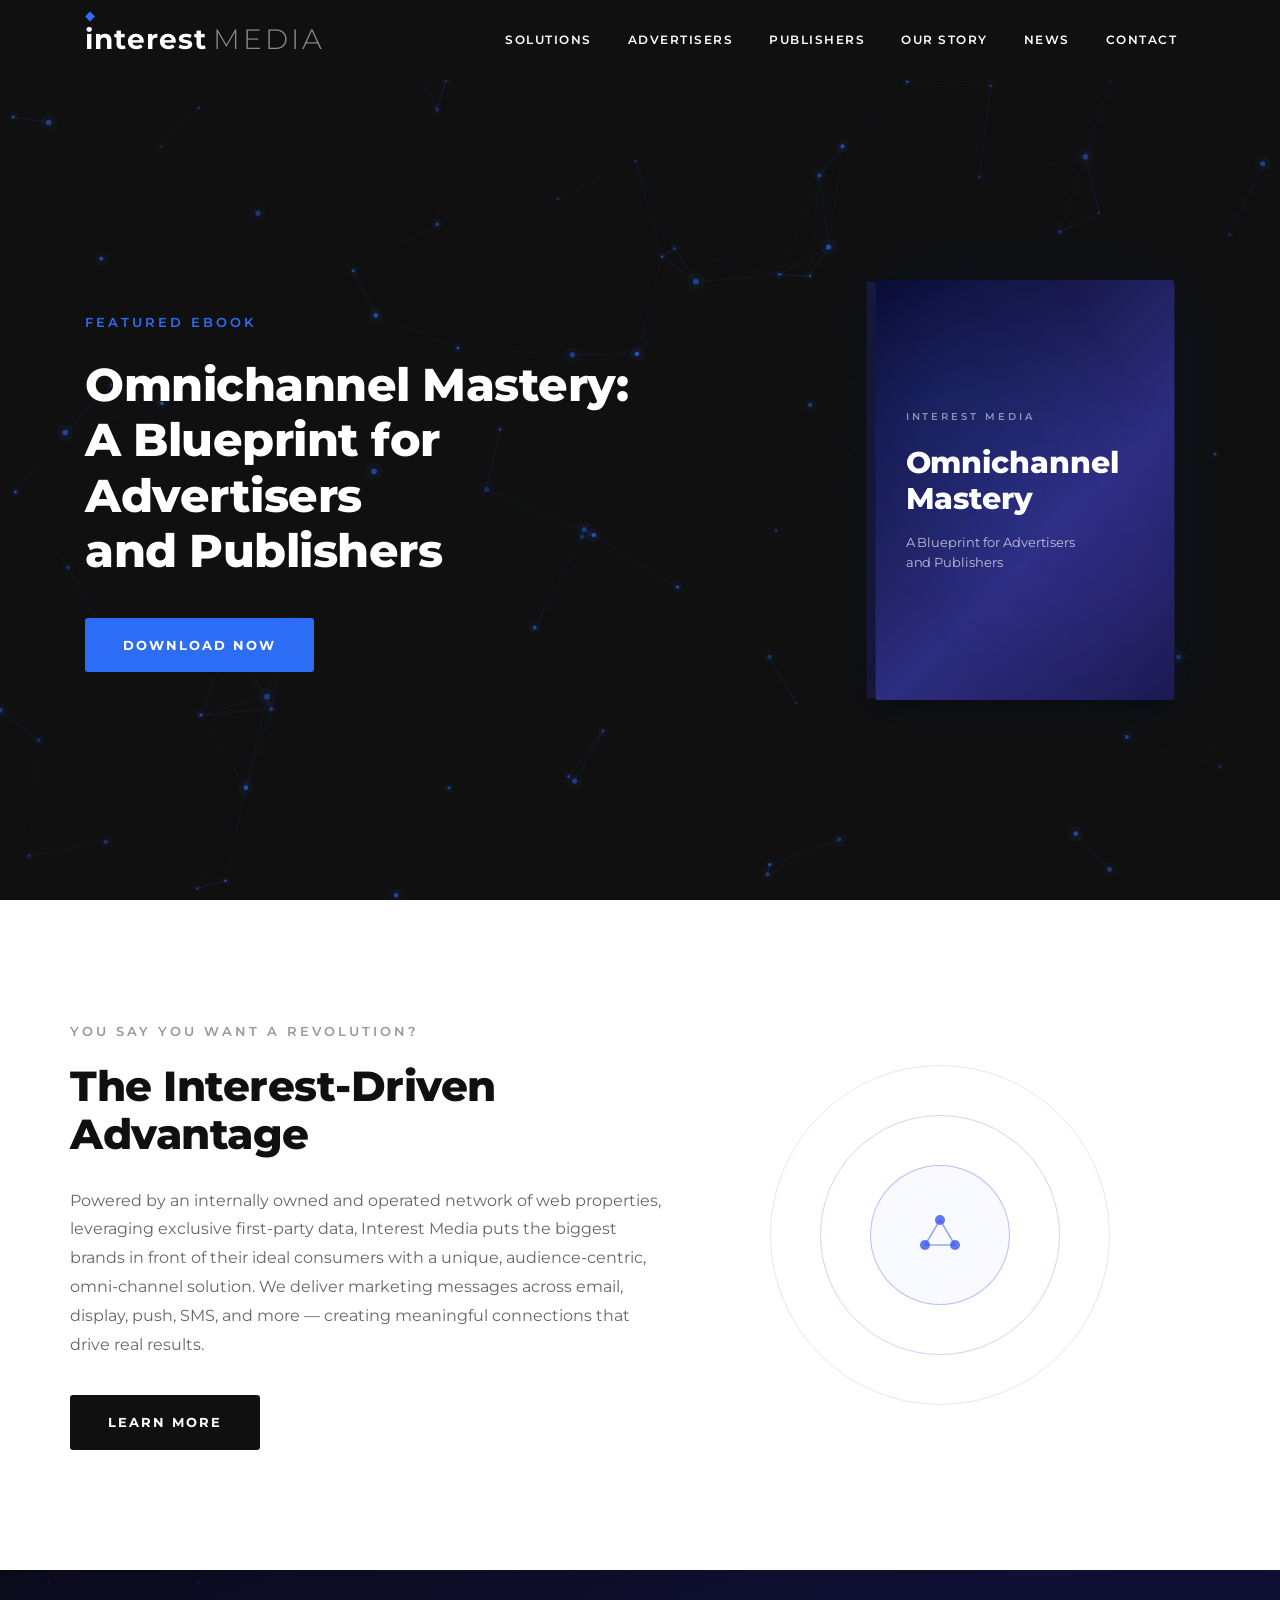
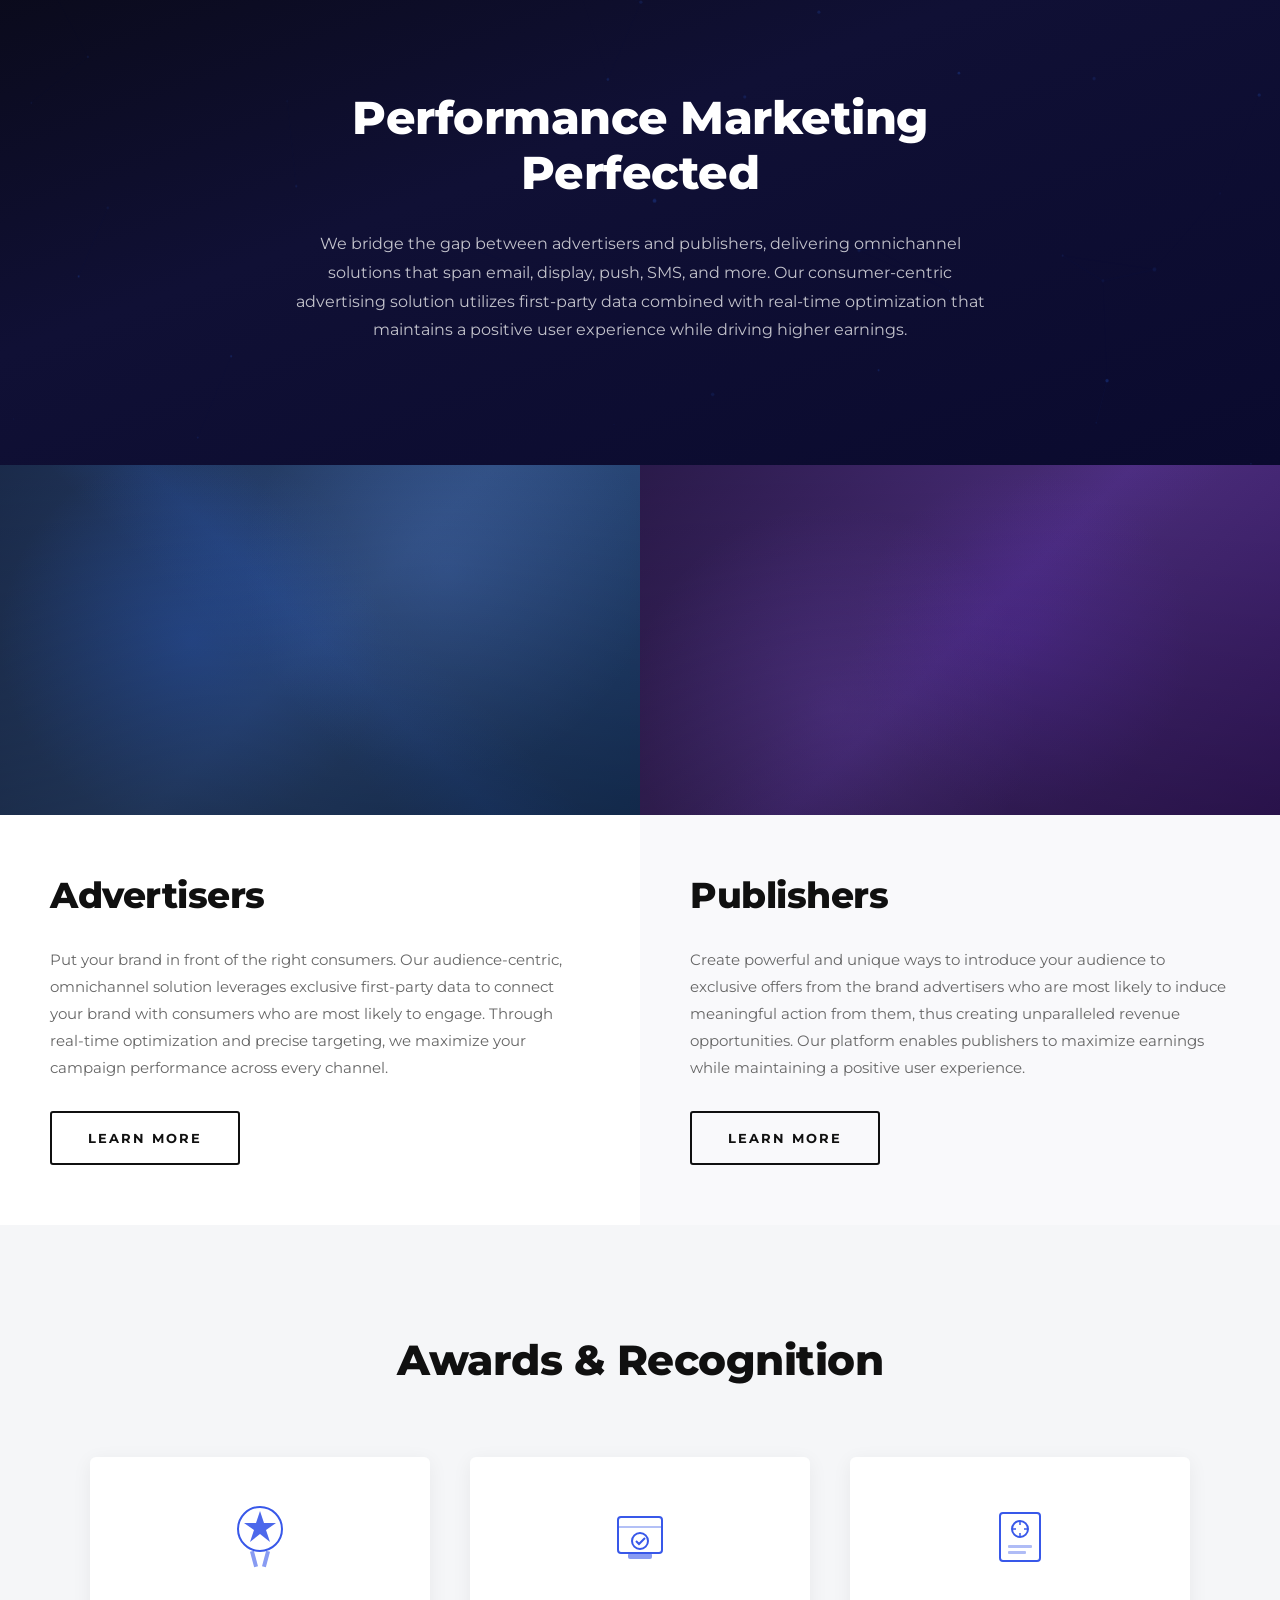
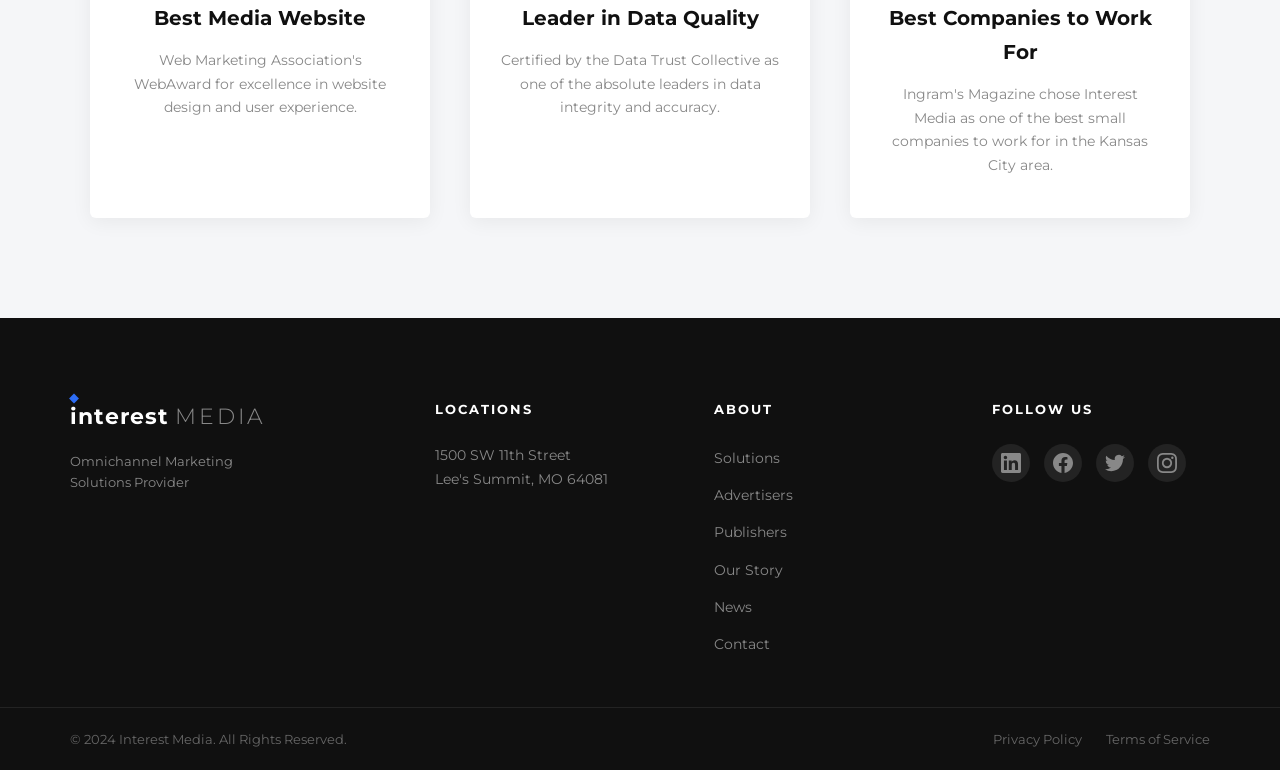
<file: site.html>
<!DOCTYPE html>
<html lang="en">
<head>
    <meta charset="UTF-8">
    <meta name="viewport" content="width=device-width, initial-scale=1.0">
    <title>Interest Media - Omnichannel Marketing Solutions Provider</title>
    <link rel="preconnect" href="https://fonts.googleapis.com">
    <link rel="preconnect" href="https://fonts.gstatic.com" crossorigin>
    <link href="https://fonts.googleapis.com/css2?family=Montserrat:wght@300;400;500;600;700;800;900&display=swap" rel="stylesheet">
    <link href="https://fonts.googleapis.com/css2?family=Mulish:wght@300;400;500;600;700;800&display=swap" rel="stylesheet">
    <style>
/* =============================================
   Interest Media - Pixel-Perfect Replication
   ============================================= */

/* ---------- RESET & BASE ---------- */
*, *::before, *::after {
    margin: 0;
    padding: 0;
    border: 0;
    outline: 0;
    box-sizing: border-box;
    -webkit-box-sizing: border-box;
    -moz-box-sizing: border-box;
}

html {
    font-size: 62.5%;
    -webkit-tap-highlight-color: rgba(0, 0, 0, 0);
    -webkit-text-size-adjust: 100%;
    -ms-text-size-adjust: 100%;
    scroll-behavior: smooth;
}

body {
    font-family: 'Montserrat', 'Arial', sans-serif;
    font-size: 16px;
    line-height: 1.7;
    color: #333333;
    font-weight: 400;
    background-color: #fff;
    overflow-x: hidden !important;
    -webkit-font-smoothing: antialiased;
    -moz-osx-font-smoothing: grayscale;
}

a {
    text-decoration: none;
    color: inherit;
    transition: color 0.3s ease;
}

ul, ol {
    list-style: none;
}

img {
    max-width: 100%;
    height: auto;
    display: block;
}

.container {
    width: 100%;
    max-width: 1170px;
    margin: 0 auto;
    padding: 0 15px;
}

/* ---------- BUTTONS ---------- */
.btn {
    display: inline-block;
    padding: 14px 36px;
    font-family: 'Montserrat', Arial, sans-serif;
    font-size: 13px;
    font-weight: 700;
    letter-spacing: 2px;
    text-transform: uppercase;
    text-decoration: none;
    border-radius: 3px;
    transition: all 0.3s ease;
    cursor: pointer;
    border: 2px solid transparent;
}

.btn-primary {
    background-color: #2d6df6;
    color: #ffffff;
    border-color: #2d6df6;
}

.btn-primary:hover {
    background-color: #1b5de0;
    border-color: #1b5de0;
}

.btn-dark {
    background-color: #101010;
    color: #ffffff;
    border-color: #101010;
}

.btn-dark:hover {
    background-color: #333333;
    border-color: #333333;
}

.btn-outline {
    background-color: transparent;
    color: #101010;
    border-color: #101010;
}

.btn-outline:hover {
    background-color: #101010;
    color: #ffffff;
}

/* =============================================
   HEADER / NAVIGATION
   ============================================= */
.site-header {
    position: fixed;
    top: 0;
    left: 0;
    right: 0;
    z-index: 9999;
    background-color: #101010;
    height: 80px;
    transition: all 0.3s ease;
}

.header-inner {
    display: flex;
    align-items: center;
    justify-content: space-between;
    max-width: 1170px;
    margin: 0 auto;
    padding: 0 30px;
    height: 100%;
}

/* Logo */
.logo a {
    display: flex;
    align-items: baseline;
    text-decoration: none;
    gap: 6px;
}

.logo-interest {
    font-family: 'Montserrat', Arial, sans-serif;
    font-size: 28px;
    font-weight: 700;
    color: #ffffff;
    letter-spacing: 1px;
    position: relative;
}

.logo-i {
    position: relative;
    display: inline-block;
}

.logo-i::after {
    content: '';
    position: absolute;
    top: -3px;
    left: 50%;
    transform: translateX(-50%) rotate(45deg);
    width: 7px;
    height: 7px;
    background-color: #2d6df6;
}

.logo-media {
    font-family: 'Montserrat', Arial, sans-serif;
    font-size: 28px;
    font-weight: 300;
    color: #888888;
    letter-spacing: 3px;
}

/* Navigation */
.main-nav {
    display: flex;
    align-items: center;
}

.nav-menu {
    display: flex;
    align-items: center;
    gap: 0;
}

.nav-menu li {
    position: relative;
}

.nav-menu li a {
    display: block;
    padding: 28px 18px;
    font-family: 'Montserrat', Arial, sans-serif;
    font-size: 12px;
    font-weight: 600;
    color: #ffffff;
    letter-spacing: 1.5px;
    text-transform: uppercase;
    transition: color 0.3s ease;
    white-space: nowrap;
}

.nav-menu li a:hover {
    color: #2d6df6;
}

/* Hamburger */
.hamburger {
    display: none;
    flex-direction: column;
    justify-content: center;
    align-items: center;
    width: 40px;
    height: 40px;
    background: none;
    border: none;
    cursor: pointer;
    padding: 0;
    gap: 5px;
}

.hamburger-line {
    display: block;
    width: 24px;
    height: 2px;
    background-color: #ffffff;
    transition: all 0.3s ease;
}

/* =============================================
   HERO SECTION
   ============================================= */
.hero-section {
    position: relative;
    width: 100%;
    min-height: 100vh;
    height: 838px;
    background-color: #101010;
    display: flex;
    align-items: center;
    overflow: hidden;
    padding-top: 80px;
}

.hero-bg {
    position: absolute;
    top: 0;
    left: 0;
    width: 100%;
    height: 100%;
    z-index: 1;
}

.hero-bg canvas {
    width: 100%;
    height: 100%;
    display: block;
}

.hero-content {
    position: relative;
    z-index: 2;
    display: flex;
    align-items: center;
    justify-content: space-between;
    max-width: 1170px;
    margin: 0 auto;
    padding: 0 30px;
    width: 100%;
    gap: 60px;
}

.hero-text {
    flex: 1;
    max-width: 600px;
}

.hero-label {
    display: inline-block;
    font-family: 'Montserrat', Arial, sans-serif;
    font-size: 13px;
    font-weight: 600;
    color: #2d6df6;
    letter-spacing: 3px;
    text-transform: uppercase;
    margin-bottom: 24px;
}

.hero-title {
    font-family: 'Montserrat', Arial, sans-serif;
    font-size: 46px;
    font-weight: 800;
    color: #ffffff;
    line-height: 1.2;
    margin-bottom: 40px;
    letter-spacing: -0.5px;
}

.hero-image {
    flex: 0 0 auto;
    display: flex;
    align-items: center;
    justify-content: center;
}

/* eBook Cover */
.ebook-cover {
    position: relative;
    width: 320px;
    height: 420px;
    perspective: 800px;
    transform: rotateY(-5deg);
}

.ebook-spine {
    position: absolute;
    left: 0;
    top: 5px;
    width: 20px;
    height: 410px;
    background: linear-gradient(to right, #1a1a3e, #252560);
    transform: rotateY(30deg) translateX(-10px);
    transform-origin: right center;
    border-radius: 2px 0 0 2px;
}

.ebook-front {
    position: relative;
    width: 300px;
    height: 420px;
    background: linear-gradient(135deg, #0a0a2e 0%, #1a1a50 30%, #2d2d80 60%, #1a1a50 100%);
    border-radius: 0 4px 4px 0;
    box-shadow: -5px 5px 30px rgba(0, 0, 0, 0.5), 0 0 60px rgba(45, 109, 246, 0.1);
    overflow: hidden;
}

.ebook-front-inner {
    position: relative;
    width: 100%;
    height: 100%;
    display: flex;
    flex-direction: column;
    justify-content: center;
    padding: 40px 30px;
}

.ebook-pattern {
    position: absolute;
    top: 0;
    left: 0;
    width: 100%;
    height: 100%;
    background-image:
        radial-gradient(circle at 20% 30%, rgba(45, 109, 246, 0.15) 0%, transparent 50%),
        radial-gradient(circle at 80% 70%, rgba(100, 50, 200, 0.1) 0%, transparent 50%),
        radial-gradient(circle at 50% 50%, rgba(45, 109, 246, 0.05) 0%, transparent 70%);
    opacity: 0.8;
}

.ebook-text {
    position: relative;
    z-index: 2;
    text-align: left;
}

.ebook-label {
    display: block;
    font-family: 'Montserrat', Arial, sans-serif;
    font-size: 10px;
    font-weight: 600;
    color: rgba(255, 255, 255, 0.5);
    letter-spacing: 3px;
    text-transform: uppercase;
    margin-bottom: 20px;
}

.ebook-title {
    display: block;
    font-family: 'Montserrat', Arial, sans-serif;
    font-size: 30px;
    font-weight: 800;
    color: #ffffff;
    line-height: 1.2;
    margin-bottom: 16px;
}

.ebook-subtitle {
    display: block;
    font-family: 'Montserrat', Arial, sans-serif;
    font-size: 13px;
    font-weight: 400;
    color: rgba(255, 255, 255, 0.7);
    line-height: 1.5;
}

/* =============================================
   INTEREST-DRIVEN ADVANTAGE SECTION
   ============================================= */
.advantage-section {
    padding: 120px 0;
    background-color: #ffffff;
}

.advantage-content {
    display: flex;
    align-items: center;
    gap: 80px;
}

.advantage-text {
    flex: 1;
    max-width: 600px;
}

.section-tagline {
    display: block;
    font-family: 'Montserrat', Arial, sans-serif;
    font-size: 13px;
    font-weight: 600;
    color: #999999;
    letter-spacing: 3px;
    text-transform: uppercase;
    margin-bottom: 20px;
}

.section-title {
    font-family: 'Montserrat', Arial, sans-serif;
    font-size: 42px;
    font-weight: 800;
    color: #101010;
    line-height: 1.15;
    margin-bottom: 28px;
    letter-spacing: -0.5px;
}

.section-description {
    font-family: 'Montserrat', Arial, sans-serif;
    font-size: 16px;
    font-weight: 400;
    color: #666666;
    line-height: 1.8;
    margin-bottom: 36px;
}

/* Advantage Graphic */
.advantage-graphic {
    flex: 0 0 380px;
    display: flex;
    align-items: center;
    justify-content: center;
}

.advantage-circles {
    position: relative;
    width: 340px;
    height: 340px;
    display: flex;
    align-items: center;
    justify-content: center;
}

.circle {
    border-radius: 50%;
    display: flex;
    align-items: center;
    justify-content: center;
    position: relative;
}

.circle-large {
    width: 340px;
    height: 340px;
    border: 1px solid rgba(56, 88, 233, 0.15);
    animation: pulse-ring 3s ease-in-out infinite;
}

.circle-medium {
    width: 240px;
    height: 240px;
    border: 1px solid rgba(56, 88, 233, 0.25);
    animation: pulse-ring 3s ease-in-out infinite 0.5s;
}

.circle-small {
    width: 140px;
    height: 140px;
    border: 1px solid rgba(56, 88, 233, 0.35);
    background: rgba(56, 88, 233, 0.03);
    animation: pulse-ring 3s ease-in-out infinite 1s;
}

.circle-icon {
    display: flex;
    align-items: center;
    justify-content: center;
}

@keyframes pulse-ring {
    0%, 100% { transform: scale(1); opacity: 1; }
    50% { transform: scale(1.03); opacity: 0.8; }
}

/* =============================================
   PERFORMANCE MARKETING SECTION
   ============================================= */
.performance-section {
    position: relative;
    padding: 120px 0;
    background: linear-gradient(160deg, #0a0a1a 0%, #101035 40%, #0a0a2e 100%);
    overflow: hidden;
}

.performance-bg {
    position: absolute;
    top: 0;
    left: 0;
    width: 100%;
    height: 100%;
    z-index: 1;
    opacity: 0.5;
}

.performance-bg canvas {
    width: 100%;
    height: 100%;
    display: block;
}

.performance-content {
    position: relative;
    z-index: 2;
    text-align: center;
    max-width: 800px;
    margin: 0 auto;
}

.performance-title {
    font-family: 'Montserrat', Arial, sans-serif;
    font-size: 46px;
    font-weight: 800;
    color: #ffffff;
    line-height: 1.2;
    margin-bottom: 30px;
    letter-spacing: -0.5px;
}

.performance-text {
    font-family: 'Montserrat', Arial, sans-serif;
    font-size: 16px;
    font-weight: 400;
    color: rgba(255, 255, 255, 0.75);
    line-height: 1.8;
    max-width: 700px;
    margin: 0 auto;
}

/* =============================================
   ADVERTISERS / PUBLISHERS DUAL SECTION
   ============================================= */
.dual-section {
    display: flex;
    width: 100%;
}

.dual-column {
    flex: 1;
    display: flex;
    flex-direction: column;
}

.dual-image {
    width: 100%;
    height: 350px;
    overflow: hidden;
    position: relative;
}

.dual-image-inner {
    width: 100%;
    height: 100%;
    background-size: cover;
    background-position: center;
    transition: transform 0.6s ease;
}

.dual-image:hover .dual-image-inner {
    transform: scale(1.05);
}

.image-overlay {
    position: absolute;
    top: 0;
    left: 0;
    width: 100%;
    height: 100%;
    background: linear-gradient(to bottom, rgba(0,0,0,0) 0%, rgba(0,0,0,0.3) 100%);
}

.advertisers-image {
    background: linear-gradient(135deg, #1a2a4a 0%, #2d4a7a 50%, #1a3a6a 100%);
    position: relative;
}

.advertisers-image::before {
    content: '';
    position: absolute;
    top: 0;
    left: 0;
    width: 100%;
    height: 100%;
    background-image:
        radial-gradient(circle at 30% 50%, rgba(45, 109, 246, 0.3) 0%, transparent 40%),
        radial-gradient(circle at 70% 30%, rgba(100, 150, 255, 0.2) 0%, transparent 40%),
        linear-gradient(45deg, transparent 40%, rgba(45, 109, 246, 0.1) 50%, transparent 60%);
}

.publishers-image {
    background: linear-gradient(135deg, #2a1a4a 0%, #4a2d7a 50%, #3a1a6a 100%);
    position: relative;
}

.publishers-image::before {
    content: '';
    position: absolute;
    top: 0;
    left: 0;
    width: 100%;
    height: 100%;
    background-image:
        radial-gradient(circle at 60% 50%, rgba(100, 50, 200, 0.3) 0%, transparent 40%),
        radial-gradient(circle at 30% 70%, rgba(150, 100, 255, 0.2) 0%, transparent 40%),
        linear-gradient(135deg, transparent 40%, rgba(100, 50, 200, 0.1) 50%, transparent 60%);
}

.dual-content {
    padding: 50px 50px 60px;
    background-color: #ffffff;
}

.publishers-column .dual-content {
    background-color: #f9f9fb;
}

.dual-title {
    font-family: 'Montserrat', Arial, sans-serif;
    font-size: 36px;
    font-weight: 800;
    color: #101010;
    margin-bottom: 20px;
    letter-spacing: -0.5px;
}

.dual-text {
    font-family: 'Montserrat', Arial, sans-serif;
    font-size: 15px;
    font-weight: 400;
    color: #666666;
    line-height: 1.8;
    margin-bottom: 30px;
}

/* =============================================
   AWARDS & RECOGNITION SECTION
   ============================================= */
.awards-section {
    padding: 100px 0;
    background-color: #f5f6f8;
}

.awards-title {
    font-family: 'Montserrat', Arial, sans-serif;
    font-size: 42px;
    font-weight: 800;
    color: #101010;
    text-align: center;
    margin-bottom: 60px;
    letter-spacing: -0.5px;
}

.awards-grid {
    display: flex;
    gap: 40px;
    justify-content: center;
}

.award-item {
    flex: 1;
    max-width: 340px;
    text-align: center;
    padding: 40px 30px;
    background-color: #ffffff;
    border-radius: 6px;
    box-shadow: 0 4px 20px rgba(0, 0, 0, 0.06);
    transition: transform 0.3s ease, box-shadow 0.3s ease;
}

.award-item:hover {
    transform: translateY(-5px);
    box-shadow: 0 8px 30px rgba(0, 0, 0, 0.1);
}

.award-icon {
    display: flex;
    align-items: center;
    justify-content: center;
    margin-bottom: 24px;
}

.award-icon svg {
    width: 80px;
    height: 80px;
}

.award-name {
    font-family: 'Montserrat', Arial, sans-serif;
    font-size: 20px;
    font-weight: 700;
    color: #101010;
    margin-bottom: 14px;
}

.award-desc {
    font-family: 'Montserrat', Arial, sans-serif;
    font-size: 14px;
    font-weight: 400;
    color: #888888;
    line-height: 1.7;
}

/* =============================================
   FOOTER
   ============================================= */
.site-footer {
    background-color: #101010;
}

.footer-main {
    padding: 80px 0 50px;
}

.footer-grid {
    display: flex;
    gap: 60px;
}

.footer-col {
    flex: 1;
}

.footer-brand {
    flex: 1.4;
}

.footer-logo {
    display: flex;
    align-items: baseline;
    gap: 6px;
    margin-bottom: 16px;
}

.footer-logo .logo-interest {
    font-size: 22px;
}

.footer-logo .logo-media {
    font-size: 22px;
}

.footer-tagline {
    font-family: 'Montserrat', Arial, sans-serif;
    font-size: 13px;
    font-weight: 400;
    color: #888888;
    line-height: 1.6;
}

.footer-heading {
    font-family: 'Montserrat', Arial, sans-serif;
    font-size: 13px;
    font-weight: 700;
    color: #ffffff;
    letter-spacing: 2px;
    text-transform: uppercase;
    margin-bottom: 24px;
}

.footer-address {
    font-family: 'Montserrat', Arial, sans-serif;
    font-size: 14px;
    font-style: normal;
    color: #888888;
    line-height: 1.7;
}

.footer-links {
    display: flex;
    flex-direction: column;
    gap: 10px;
}

.footer-links li a {
    font-family: 'Montserrat', Arial, sans-serif;
    font-size: 14px;
    font-weight: 400;
    color: #888888;
    transition: color 0.3s ease;
}

.footer-links li a:hover {
    color: #2d6df6;
}

.social-icons {
    display: flex;
    gap: 14px;
}

.social-icon {
    display: flex;
    align-items: center;
    justify-content: center;
    width: 38px;
    height: 38px;
    border-radius: 50%;
    background-color: rgba(255, 255, 255, 0.08);
    color: #888888;
    transition: all 0.3s ease;
}

.social-icon:hover {
    background-color: #2d6df6;
    color: #ffffff;
}

/* Footer Bottom */
.footer-bottom {
    border-top: 1px solid rgba(255, 255, 255, 0.08);
    padding: 20px 0;
}

.footer-bottom .container {
    display: flex;
    justify-content: space-between;
    align-items: center;
}

.copyright {
    font-family: 'Montserrat', Arial, sans-serif;
    font-size: 13px;
    font-weight: 400;
    color: #666666;
}

.footer-bottom-links {
    display: flex;
    gap: 24px;
}

.footer-bottom-links a {
    font-family: 'Montserrat', Arial, sans-serif;
    font-size: 13px;
    font-weight: 400;
    color: #666666;
    transition: color 0.3s ease;
}

.footer-bottom-links a:hover {
    color: #2d6df6;
}

/* ---------- MOBILE NAV OPEN STATE ---------- */
.main-nav.nav-open {
    display: flex !important;
    position: fixed;
    top: 80px;
    left: 0;
    right: 0;
    bottom: 0;
    background-color: #101010;
    z-index: 9998;
    padding: 30px;
}

.main-nav.nav-open .nav-menu {
    flex-direction: column;
    width: 100%;
    gap: 0;
}

.main-nav.nav-open .nav-menu li a {
    padding: 16px 0;
    font-size: 16px;
    border-bottom: 1px solid rgba(255, 255, 255, 0.06);
}

.hamburger.is-active .hamburger-line:nth-child(1) {
    transform: rotate(45deg) translate(5px, 5px);
}

.hamburger.is-active .hamburger-line:nth-child(2) {
    opacity: 0;
}

.hamburger.is-active .hamburger-line:nth-child(3) {
    transform: rotate(-45deg) translate(5px, -5px);
}

/* =============================================
   RESPONSIVE DESIGN
   ============================================= */
@media (max-width: 1024px) {
    .hero-title {
        font-size: 36px;
    }

    .hero-content {
        gap: 40px;
    }

    .ebook-cover {
        width: 260px;
        height: 340px;
    }

    .ebook-front {
        width: 240px;
        height: 340px;
    }

    .ebook-title {
        font-size: 24px;
    }

    .advantage-content {
        gap: 40px;
    }

    .advantage-graphic {
        flex: 0 0 280px;
    }

    .advantage-circles {
        width: 260px;
        height: 260px;
    }

    .circle-large {
        width: 260px;
        height: 260px;
    }

    .circle-medium {
        width: 180px;
        height: 180px;
    }

    .circle-small {
        width: 100px;
        height: 100px;
    }

    .section-title,
    .performance-title,
    .awards-title {
        font-size: 36px;
    }

    .dual-content {
        padding: 40px 30px 50px;
    }

    .dual-title {
        font-size: 30px;
    }

    .footer-grid {
        flex-wrap: wrap;
        gap: 40px;
    }

    .footer-brand {
        flex: 0 0 100%;
    }
}

@media (max-width: 768px) {
    .main-nav {
        display: none;
    }

    .hamburger {
        display: flex;
    }

    .hero-section {
        height: auto;
        min-height: auto;
        padding: 120px 0 80px;
    }

    .hero-content {
        flex-direction: column;
        text-align: center;
    }

    .hero-text {
        max-width: 100%;
    }

    .hero-title {
        font-size: 30px;
    }

    .hero-image {
        display: none;
    }

    .advantage-section {
        padding: 80px 0;
    }

    .advantage-content {
        flex-direction: column;
        text-align: center;
    }

    .advantage-graphic {
        flex: none;
    }

    .section-title {
        font-size: 30px;
    }

    .performance-section {
        padding: 80px 0;
    }

    .performance-title {
        font-size: 30px;
    }

    .dual-section {
        flex-direction: column;
    }

    .awards-grid {
        flex-direction: column;
        align-items: center;
    }

    .award-item {
        max-width: 100%;
        width: 100%;
    }

    .awards-title {
        font-size: 30px;
    }

    .footer-grid {
        flex-direction: column;
        gap: 30px;
    }

    .footer-bottom .container {
        flex-direction: column;
        gap: 12px;
        text-align: center;
    }
}

@media (max-width: 480px) {
    .hero-title {
        font-size: 26px;
    }

    .section-title,
    .performance-title,
    .awards-title {
        font-size: 26px;
    }

    .dual-title {
        font-size: 26px;
    }

    .btn {
        padding: 12px 28px;
        font-size: 12px;
    }
}
    </style>
</head>
<body>

    <!-- ========== HEADER / NAVIGATION ========== -->
    <header class="site-header">
        <div class="header-inner">
            <div class="logo">
                <a href="/">
                    <span class="logo-interest"><span class="logo-i">i</span>nterest</span>
                    <span class="logo-media">MEDIA</span>
                </a>
            </div>
            <nav class="main-nav">
                <ul class="nav-menu">
                    <li><a href="#solutions">SOLUTIONS</a></li>
                    <li><a href="#advertisers">ADVERTISERS</a></li>
                    <li><a href="#publishers">PUBLISHERS</a></li>
                    <li><a href="#our-story">OUR STORY</a></li>
                    <li><a href="#news">NEWS</a></li>
                    <li><a href="#contact">CONTACT</a></li>
                </ul>
            </nav>
            <button class="hamburger" aria-label="Toggle navigation">
                <span class="hamburger-line"></span>
                <span class="hamburger-line"></span>
                <span class="hamburger-line"></span>
            </button>
        </div>
    </header>

    <!-- ========== HERO / SLIDER SECTION ========== -->
    <section class="hero-section">
        <div class="hero-bg">
            <canvas id="geometricCanvas"></canvas>
        </div>
        <div class="hero-content">
            <div class="hero-text">
                <span class="hero-label">FEATURED EBOOK</span>
                <h1 class="hero-title">Omnichannel Mastery:<br>A Blueprint for Advertisers<br>and Publishers</h1>
                <a href="#download" class="btn btn-primary">DOWNLOAD NOW</a>
            </div>
            <div class="hero-image">
                <div class="ebook-cover">
                    <div class="ebook-spine"></div>
                    <div class="ebook-front">
                        <div class="ebook-front-inner">
                            <div class="ebook-pattern"></div>
                            <div class="ebook-text">
                                <span class="ebook-label">INTEREST MEDIA</span>
                                <span class="ebook-title">Omnichannel<br>Mastery</span>
                                <span class="ebook-subtitle">A Blueprint for Advertisers<br>and Publishers</span>
                            </div>
                        </div>
                    </div>
                </div>
            </div>
        </div>
    </section>

    <!-- ========== INTEREST-DRIVEN ADVANTAGE SECTION ========== -->
    <section class="advantage-section">
        <div class="container">
            <div class="advantage-content">
                <div class="advantage-text">
                    <span class="section-tagline">YOU SAY YOU WANT A REVOLUTION?</span>
                    <h2 class="section-title">The Interest-Driven<br>Advantage</h2>
                    <p class="section-description">Powered by an internally owned and operated network of web properties, leveraging exclusive first-party data, Interest Media puts the biggest brands in front of their ideal consumers with a unique, audience-centric, omni-channel solution. We deliver marketing messages across email, display, push, SMS, and more &mdash; creating meaningful connections that drive real results.</p>
                    <a href="#learn-more" class="btn btn-dark">LEARN MORE</a>
                </div>
                <div class="advantage-graphic">
                    <div class="advantage-circles">
                        <div class="circle circle-large">
                            <div class="circle circle-medium">
                                <div class="circle circle-small">
                                    <div class="circle-icon">
                                        <svg viewBox="0 0 60 60" width="60" height="60">
                                            <circle cx="30" cy="15" r="5" fill="#3858e9" opacity="0.8"/>
                                            <circle cx="15" cy="40" r="5" fill="#3858e9" opacity="0.8"/>
                                            <circle cx="45" cy="40" r="5" fill="#3858e9" opacity="0.8"/>
                                            <line x1="30" y1="15" x2="15" y2="40" stroke="#3858e9" stroke-width="1.5" opacity="0.5"/>
                                            <line x1="30" y1="15" x2="45" y2="40" stroke="#3858e9" stroke-width="1.5" opacity="0.5"/>
                                            <line x1="15" y1="40" x2="45" y2="40" stroke="#3858e9" stroke-width="1.5" opacity="0.5"/>
                                        </svg>
                                    </div>
                                </div>
                            </div>
                        </div>
                    </div>
                </div>
            </div>
        </div>
    </section>

    <!-- ========== PERFORMANCE MARKETING SECTION ========== -->
    <section class="performance-section">
        <div class="performance-bg">
            <canvas id="performanceCanvas"></canvas>
        </div>
        <div class="container">
            <div class="performance-content">
                <h2 class="performance-title">Performance Marketing<br>Perfected</h2>
                <p class="performance-text">We bridge the gap between advertisers and publishers, delivering omnichannel solutions that span email, display, push, SMS, and more. Our consumer-centric advertising solution utilizes first-party data combined with real-time optimization that maintains a positive user experience while driving higher earnings.</p>
            </div>
        </div>
    </section>

    <!-- ========== ADVERTISERS / PUBLISHERS SECTION ========== -->
    <section class="dual-section">
        <div class="dual-column advertisers-column">
            <div class="dual-image">
                <div class="dual-image-inner advertisers-image">
                    <div class="image-overlay"></div>
                </div>
            </div>
            <div class="dual-content">
                <h2 class="dual-title">Advertisers</h2>
                <p class="dual-text">Put your brand in front of the right consumers. Our audience-centric, omnichannel solution leverages exclusive first-party data to connect your brand with consumers who are most likely to engage. Through real-time optimization and precise targeting, we maximize your campaign performance across every channel.</p>
                <a href="#advertisers" class="btn btn-outline">LEARN MORE</a>
            </div>
        </div>
        <div class="dual-column publishers-column">
            <div class="dual-image">
                <div class="dual-image-inner publishers-image">
                    <div class="image-overlay"></div>
                </div>
            </div>
            <div class="dual-content">
                <h2 class="dual-title">Publishers</h2>
                <p class="dual-text">Create powerful and unique ways to introduce your audience to exclusive offers from the brand advertisers who are most likely to induce meaningful action from them, thus creating unparalleled revenue opportunities. Our platform enables publishers to maximize earnings while maintaining a positive user experience.</p>
                <a href="#publishers" class="btn btn-outline">LEARN MORE</a>
            </div>
        </div>
    </section>

    <!-- ========== AWARDS & RECOGNITION SECTION ========== -->
    <section class="awards-section">
        <div class="container">
            <h2 class="awards-title">Awards &amp; Recognition</h2>
            <div class="awards-grid">
                <div class="award-item">
                    <div class="award-icon">
                        <svg viewBox="0 0 80 80" width="80" height="80">
                            <circle cx="40" cy="32" r="22" fill="none" stroke="#3858e9" stroke-width="2"/>
                            <polygon points="40,14 44,26 56,26 46,33 50,45 40,37 30,45 34,33 24,26 36,26" fill="#3858e9" opacity="0.9"/>
                            <rect x="32" y="54" width="4" height="16" fill="#3858e9" opacity="0.6" transform="rotate(-15,34,62)"/>
                            <rect x="44" y="54" width="4" height="16" fill="#3858e9" opacity="0.6" transform="rotate(15,46,62)"/>
                        </svg>
                    </div>
                    <h3 class="award-name">Best Media Website</h3>
                    <p class="award-desc">Web Marketing Association's WebAward for excellence in website design and user experience.</p>
                </div>
                <div class="award-item">
                    <div class="award-icon">
                        <svg viewBox="0 0 80 80" width="80" height="80">
                            <rect x="18" y="20" width="44" height="36" rx="3" fill="none" stroke="#3858e9" stroke-width="2"/>
                            <path d="M18,30 L62,30" stroke="#3858e9" stroke-width="1.5" opacity="0.5"/>
                            <circle cx="40" cy="44" r="8" fill="none" stroke="#3858e9" stroke-width="2"/>
                            <polyline points="36,44 39,47 45,41" fill="none" stroke="#3858e9" stroke-width="2"/>
                            <rect x="28" y="56" width="24" height="6" rx="2" fill="#3858e9" opacity="0.6"/>
                        </svg>
                    </div>
                    <h3 class="award-name">Leader in Data Quality</h3>
                    <p class="award-desc">Certified by the Data Trust Collective as one of the absolute leaders in data integrity and accuracy.</p>
                </div>
                <div class="award-item">
                    <div class="award-icon">
                        <svg viewBox="0 0 80 80" width="80" height="80">
                            <rect x="20" y="16" width="40" height="48" rx="3" fill="none" stroke="#3858e9" stroke-width="2"/>
                            <circle cx="40" cy="32" r="8" fill="none" stroke="#3858e9" stroke-width="2"/>
                            <line x1="40" y1="24" x2="40" y2="28" stroke="#3858e9" stroke-width="1.5"/>
                            <line x1="40" y1="36" x2="40" y2="40" stroke="#3858e9" stroke-width="1.5"/>
                            <line x1="32" y1="32" x2="36" y2="32" stroke="#3858e9" stroke-width="1.5"/>
                            <line x1="44" y1="32" x2="48" y2="32" stroke="#3858e9" stroke-width="1.5"/>
                            <rect x="28" y="48" width="24" height="3" rx="1" fill="#3858e9" opacity="0.4"/>
                            <rect x="28" y="54" width="18" height="3" rx="1" fill="#3858e9" opacity="0.4"/>
                        </svg>
                    </div>
                    <h3 class="award-name">Best Companies to Work For</h3>
                    <p class="award-desc">Ingram's Magazine chose Interest Media as one of the best small companies to work for in the Kansas City area.</p>
                </div>
            </div>
        </div>
    </section>

    <!-- ========== FOOTER ========== -->
    <footer class="site-footer">
        <div class="footer-main">
            <div class="container">
                <div class="footer-grid">
                    <div class="footer-col footer-brand">
                        <div class="footer-logo">
                            <span class="logo-interest"><span class="logo-i">i</span>nterest</span>
                            <span class="logo-media">MEDIA</span>
                        </div>
                        <p class="footer-tagline">Omnichannel Marketing<br>Solutions Provider</p>
                    </div>
                    <div class="footer-col footer-locations">
                        <h4 class="footer-heading">LOCATIONS</h4>
                        <address class="footer-address">
                            1500 SW 11th Street<br>
                            Lee's Summit, MO 64081
                        </address>
                    </div>
                    <div class="footer-col footer-about">
                        <h4 class="footer-heading">ABOUT</h4>
                        <ul class="footer-links">
                            <li><a href="#solutions">Solutions</a></li>
                            <li><a href="#advertisers">Advertisers</a></li>
                            <li><a href="#publishers">Publishers</a></li>
                            <li><a href="#our-story">Our Story</a></li>
                            <li><a href="#news">News</a></li>
                            <li><a href="#contact">Contact</a></li>
                        </ul>
                    </div>
                    <div class="footer-col footer-social">
                        <h4 class="footer-heading">FOLLOW US</h4>
                        <div class="social-icons">
                            <a href="#" class="social-icon" aria-label="LinkedIn">
                                <svg viewBox="0 0 24 24" width="20" height="20" fill="currentColor">
                                    <path d="M20.447 20.452h-3.554v-5.569c0-1.328-.027-3.037-1.852-3.037-1.853 0-2.136 1.445-2.136 2.939v5.667H9.351V9h3.414v1.561h.046c.477-.9 1.637-1.85 3.37-1.85 3.601 0 4.267 2.37 4.267 5.455v6.286zM5.337 7.433c-1.144 0-2.063-.926-2.063-2.065 0-1.138.92-2.063 2.063-2.063 1.14 0 2.064.925 2.064 2.063 0 1.139-.925 2.065-2.064 2.065zm1.782 13.019H3.555V9h3.564v11.452zM22.225 0H1.771C.792 0 0 .774 0 1.729v20.542C0 23.227.792 24 1.771 24h20.451C23.2 24 24 23.227 24 22.271V1.729C24 .774 23.2 0 22.222 0h.003z"/>
                                </svg>
                            </a>
                            <a href="#" class="social-icon" aria-label="Facebook">
                                <svg viewBox="0 0 24 24" width="20" height="20" fill="currentColor">
                                    <path d="M24 12.073c0-6.627-5.373-12-12-12s-12 5.373-12 12c0 5.99 4.388 10.954 10.125 11.854v-8.385H7.078v-3.47h3.047V9.43c0-3.007 1.792-4.669 4.533-4.669 1.312 0 2.686.235 2.686.235v2.953H15.83c-1.491 0-1.956.925-1.956 1.874v2.25h3.328l-.532 3.47h-2.796v8.385C19.612 23.027 24 18.062 24 12.073z"/>
                                </svg>
                            </a>
                            <a href="#" class="social-icon" aria-label="Twitter">
                                <svg viewBox="0 0 24 24" width="20" height="20" fill="currentColor">
                                    <path d="M23.953 4.57a10 10 0 01-2.825.775 4.958 4.958 0 002.163-2.723c-.951.555-2.005.959-3.127 1.184a4.92 4.92 0 00-8.384 4.482C7.69 8.095 4.067 6.13 1.64 3.162a4.822 4.822 0 00-.666 2.475c0 1.71.87 3.213 2.188 4.096a4.904 4.904 0 01-2.228-.616v.06a4.923 4.923 0 003.946 4.827 4.996 4.996 0 01-2.212.085 4.936 4.936 0 004.604 3.417 9.867 9.867 0 01-6.102 2.105c-.39 0-.779-.023-1.17-.067a13.995 13.995 0 007.557 2.209c9.053 0 13.998-7.496 13.998-13.985 0-.21 0-.42-.015-.63A9.935 9.935 0 0024 4.59z"/>
                                </svg>
                            </a>
                            <a href="#" class="social-icon" aria-label="Instagram">
                                <svg viewBox="0 0 24 24" width="20" height="20" fill="currentColor">
                                    <path d="M12 0C8.74 0 8.333.015 7.053.072 5.775.132 4.905.333 4.14.63c-.789.306-1.459.717-2.126 1.384S.935 3.35.63 4.14C.333 4.905.131 5.775.072 7.053.012 8.333 0 8.74 0 12s.015 3.667.072 4.947c.06 1.277.261 2.148.558 2.913.306.788.717 1.459 1.384 2.126.667.666 1.336 1.079 2.126 1.384.766.296 1.636.499 2.913.558C8.333 23.988 8.74 24 12 24s3.667-.015 4.947-.072c1.277-.06 2.148-.262 2.913-.558.788-.306 1.459-.718 2.126-1.384.666-.667 1.079-1.335 1.384-2.126.296-.765.499-1.636.558-2.913.06-1.28.072-1.687.072-4.947s-.015-3.667-.072-4.947c-.06-1.277-.262-2.149-.558-2.913-.306-.789-.718-1.459-1.384-2.126C21.319 1.347 20.651.935 19.86.63c-.765-.297-1.636-.499-2.913-.558C15.667.012 15.26 0 12 0zm0 2.16c3.203 0 3.585.016 4.85.071 1.17.055 1.805.249 2.227.415.562.217.96.477 1.382.896.419.42.679.819.896 1.381.164.422.36 1.057.413 2.227.057 1.266.07 1.646.07 4.85s-.015 3.585-.074 4.85c-.061 1.17-.256 1.805-.421 2.227-.224.562-.479.96-.899 1.382-.419.419-.824.679-1.38.896-.42.164-1.065.36-2.235.413-1.274.057-1.649.07-4.859.07-3.211 0-3.586-.015-4.859-.074-1.171-.061-1.816-.256-2.236-.421-.569-.224-.96-.479-1.379-.899-.421-.419-.69-.824-.9-1.38-.165-.42-.359-1.065-.42-2.235-.045-1.26-.061-1.649-.061-4.844 0-3.196.016-3.586.061-4.861.061-1.17.255-1.814.42-2.234.21-.57.479-.96.9-1.381.419-.419.81-.689 1.379-.898.42-.166 1.051-.361 2.221-.421 1.275-.045 1.65-.06 4.859-.06l.045.03zm0 3.678a6.162 6.162 0 100 12.324 6.162 6.162 0 100-12.324zM12 16c-2.21 0-4-1.79-4-4s1.79-4 4-4 4 1.79 4 4-1.79 4-4 4zm7.846-10.405a1.441 1.441 0 11-2.88 0 1.441 1.441 0 012.88 0z"/>
                                </svg>
                            </a>
                        </div>
                    </div>
                </div>
            </div>
        </div>
        <div class="footer-bottom">
            <div class="container">
                <p class="copyright">&copy; 2024 Interest Media. All Rights Reserved.</p>
                <div class="footer-bottom-links">
                    <a href="#">Privacy Policy</a>
                    <a href="#">Terms of Service</a>
                </div>
            </div>
        </div>
    </footer>

    <script>
/* =============================================
   Interest Media - Interactive Elements
   ============================================= */

// ---------- GEOMETRIC NETWORK CANVAS (HERO) ----------
(function() {
    var canvas = document.getElementById('geometricCanvas');
    if (!canvas) return;

    var ctx = canvas.getContext('2d');
    var width, height;
    var nodes = [];

    function resize() {
        width = canvas.parentElement.offsetWidth;
        height = canvas.parentElement.offsetHeight;
        canvas.width = width;
        canvas.height = height;
        initNodes();
    }

    function initNodes() {
        nodes = [];
        var nodeCount = Math.floor((width * height) / 12000);
        for (var i = 0; i < nodeCount; i++) {
            nodes.push({
                x: Math.random() * width,
                y: Math.random() * height,
                vx: (Math.random() - 0.5) * 0.3,
                vy: (Math.random() - 0.5) * 0.3,
                radius: Math.random() * 2 + 1,
                opacity: Math.random() * 0.5 + 0.2
            });
        }
    }

    function draw() {
        ctx.clearRect(0, 0, width, height);

        for (var i = 0; i < nodes.length; i++) {
            for (var j = i + 1; j < nodes.length; j++) {
                var dx = nodes[i].x - nodes[j].x;
                var dy = nodes[i].y - nodes[j].y;
                var dist = Math.sqrt(dx * dx + dy * dy);

                if (dist < 150) {
                    var opacity = (1 - dist / 150) * 0.25;
                    ctx.beginPath();
                    ctx.moveTo(nodes[i].x, nodes[i].y);
                    ctx.lineTo(nodes[j].x, nodes[j].y);
                    ctx.strokeStyle = 'rgba(45, 109, 246, ' + opacity + ')';
                    ctx.lineWidth = 0.8;
                    ctx.stroke();
                }
            }
        }

        for (var i = 0; i < nodes.length; i++) {
            var node = nodes[i];
            ctx.beginPath();
            ctx.arc(node.x, node.y, node.radius, 0, Math.PI * 2);
            ctx.fillStyle = 'rgba(45, 109, 246, ' + node.opacity + ')';
            ctx.fill();

            ctx.beginPath();
            ctx.arc(node.x, node.y, node.radius * 3, 0, Math.PI * 2);
            ctx.fillStyle = 'rgba(45, 109, 246, ' + (node.opacity * 0.1) + ')';
            ctx.fill();
        }
    }

    function update() {
        for (var i = 0; i < nodes.length; i++) {
            var node = nodes[i];
            node.x += node.vx;
            node.y += node.vy;

            if (node.x < 0 || node.x > width) node.vx *= -1;
            if (node.y < 0 || node.y > height) node.vy *= -1;
        }
    }

    function animate() {
        update();
        draw();
        requestAnimationFrame(animate);
    }

    window.addEventListener('resize', resize);
    resize();
    animate();
})();

// ---------- GEOMETRIC NETWORK CANVAS (PERFORMANCE SECTION) ----------
(function() {
    var canvas = document.getElementById('performanceCanvas');
    if (!canvas) return;

    var ctx = canvas.getContext('2d');
    var width, height;
    var nodes = [];

    function resize() {
        width = canvas.parentElement.offsetWidth;
        height = canvas.parentElement.offsetHeight;
        canvas.width = width;
        canvas.height = height;
        initNodes();
    }

    function initNodes() {
        nodes = [];
        var nodeCount = Math.floor((width * height) / 18000);
        for (var i = 0; i < nodeCount; i++) {
            nodes.push({
                x: Math.random() * width,
                y: Math.random() * height,
                vx: (Math.random() - 0.5) * 0.2,
                vy: (Math.random() - 0.5) * 0.2,
                radius: Math.random() * 1.5 + 0.5,
                opacity: Math.random() * 0.4 + 0.1
            });
        }
    }

    function draw() {
        ctx.clearRect(0, 0, width, height);

        for (var i = 0; i < nodes.length; i++) {
            for (var j = i + 1; j < nodes.length; j++) {
                var dx = nodes[i].x - nodes[j].x;
                var dy = nodes[i].y - nodes[j].y;
                var dist = Math.sqrt(dx * dx + dy * dy);

                if (dist < 120) {
                    var opacity = (1 - dist / 120) * 0.15;
                    ctx.beginPath();
                    ctx.moveTo(nodes[i].x, nodes[i].y);
                    ctx.lineTo(nodes[j].x, nodes[j].y);
                    ctx.strokeStyle = 'rgba(45, 109, 246, ' + opacity + ')';
                    ctx.lineWidth = 0.6;
                    ctx.stroke();
                }
            }
        }

        for (var i = 0; i < nodes.length; i++) {
            var node = nodes[i];
            ctx.beginPath();
            ctx.arc(node.x, node.y, node.radius, 0, Math.PI * 2);
            ctx.fillStyle = 'rgba(45, 109, 246, ' + node.opacity + ')';
            ctx.fill();
        }
    }

    function update() {
        for (var i = 0; i < nodes.length; i++) {
            var node = nodes[i];
            node.x += node.vx;
            node.y += node.vy;

            if (node.x < 0 || node.x > width) node.vx *= -1;
            if (node.y < 0 || node.y > height) node.vy *= -1;
        }
    }

    function animate() {
        update();
        draw();
        requestAnimationFrame(animate);
    }

    window.addEventListener('resize', resize);
    resize();
    animate();
})();

// ---------- HEADER SCROLL EFFECT ----------
(function() {
    var header = document.querySelector('.site-header');
    if (!header) return;

    window.addEventListener('scroll', function() {
        var scrollY = window.pageYOffset;

        if (scrollY > 100) {
            header.style.boxShadow = '0 2px 20px rgba(0, 0, 0, 0.3)';
        } else {
            header.style.boxShadow = 'none';
        }
    });
})();

// ---------- HAMBURGER TOGGLE ----------
(function() {
    var hamburger = document.querySelector('.hamburger');
    var mainNav = document.querySelector('.main-nav');
    if (!hamburger || !mainNav) return;

    hamburger.addEventListener('click', function() {
        mainNav.classList.toggle('nav-open');
        hamburger.classList.toggle('is-active');
    });
})();

// ---------- SMOOTH SCROLL ----------
(function() {
    document.querySelectorAll('a[href^="#"]').forEach(function(anchor) {
        anchor.addEventListener('click', function(e) {
            e.preventDefault();
            var target = document.querySelector(this.getAttribute('href'));
            if (target) {
                target.scrollIntoView({ behavior: 'smooth', block: 'start' });
            }
        });
    });
})();
    </script>
</body>
</html>
</file>
<file: css/style.css>
/* =============================================
   Interest Media - Pixel-Perfect Replication
   ============================================= */

/* ---------- RESET & BASE ---------- */
*, *::before, *::after {
    margin: 0;
    padding: 0;
    border: 0;
    outline: 0;
    box-sizing: border-box;
    -webkit-box-sizing: border-box;
    -moz-box-sizing: border-box;
}

html {
    font-size: 62.5%;
    -webkit-tap-highlight-color: rgba(0, 0, 0, 0);
    -webkit-text-size-adjust: 100%;
    -ms-text-size-adjust: 100%;
    scroll-behavior: smooth;
}

body {
    font-family: 'Montserrat', 'Arial', sans-serif;
    font-size: 16px;
    line-height: 1.7;
    color: #333333;
    font-weight: 400;
    background-color: #fff;
    overflow-x: hidden !important;
    -webkit-font-smoothing: antialiased;
    -moz-osx-font-smoothing: grayscale;
}

a {
    text-decoration: none;
    color: inherit;
    transition: color 0.3s ease;
}

ul, ol {
    list-style: none;
}

img {
    max-width: 100%;
    height: auto;
    display: block;
}

.container {
    width: 100%;
    max-width: 1170px;
    margin: 0 auto;
    padding: 0 15px;
}

/* ---------- BUTTONS ---------- */
.btn {
    display: inline-block;
    padding: 14px 36px;
    font-family: 'Montserrat', Arial, sans-serif;
    font-size: 13px;
    font-weight: 700;
    letter-spacing: 2px;
    text-transform: uppercase;
    text-decoration: none;
    border-radius: 3px;
    transition: all 0.3s ease;
    cursor: pointer;
    border: 2px solid transparent;
}

.btn-primary {
    background-color: #2d6df6;
    color: #ffffff;
    border-color: #2d6df6;
}

.btn-primary:hover {
    background-color: #1b5de0;
    border-color: #1b5de0;
}

.btn-dark {
    background-color: #101010;
    color: #ffffff;
    border-color: #101010;
}

.btn-dark:hover {
    background-color: #333333;
    border-color: #333333;
}

.btn-outline {
    background-color: transparent;
    color: #101010;
    border-color: #101010;
}

.btn-outline:hover {
    background-color: #101010;
    color: #ffffff;
}

/* =============================================
   HEADER / NAVIGATION
   ============================================= */
.site-header {
    position: fixed;
    top: 0;
    left: 0;
    right: 0;
    z-index: 9999;
    background-color: #101010;
    height: 80px;
    transition: all 0.3s ease;
}

.header-inner {
    display: flex;
    align-items: center;
    justify-content: space-between;
    max-width: 1170px;
    margin: 0 auto;
    padding: 0 30px;
    height: 100%;
}

/* Logo */
.logo a {
    display: flex;
    align-items: baseline;
    text-decoration: none;
    gap: 6px;
}

.logo-interest {
    font-family: 'Montserrat', Arial, sans-serif;
    font-size: 28px;
    font-weight: 700;
    color: #ffffff;
    letter-spacing: 1px;
    position: relative;
}

.logo-i {
    position: relative;
    display: inline-block;
}

.logo-i::after {
    content: '';
    position: absolute;
    top: -3px;
    left: 50%;
    transform: translateX(-50%) rotate(45deg);
    width: 7px;
    height: 7px;
    background-color: #2d6df6;
}

.logo-media {
    font-family: 'Montserrat', Arial, sans-serif;
    font-size: 28px;
    font-weight: 300;
    color: #888888;
    letter-spacing: 3px;
}

/* Navigation */
.main-nav {
    display: flex;
    align-items: center;
}

.nav-menu {
    display: flex;
    align-items: center;
    gap: 0;
}

.nav-menu li {
    position: relative;
}

.nav-menu li a {
    display: block;
    padding: 28px 18px;
    font-family: 'Montserrat', Arial, sans-serif;
    font-size: 12px;
    font-weight: 600;
    color: #ffffff;
    letter-spacing: 1.5px;
    text-transform: uppercase;
    transition: color 0.3s ease;
    white-space: nowrap;
}

.nav-menu li a:hover {
    color: #2d6df6;
}

/* Hamburger */
.hamburger {
    display: none;
    flex-direction: column;
    justify-content: center;
    align-items: center;
    width: 40px;
    height: 40px;
    background: none;
    border: none;
    cursor: pointer;
    padding: 0;
    gap: 5px;
}

.hamburger-line {
    display: block;
    width: 24px;
    height: 2px;
    background-color: #ffffff;
    transition: all 0.3s ease;
}

/* =============================================
   HERO SECTION
   ============================================= */
.hero-section {
    position: relative;
    width: 100%;
    min-height: 100vh;
    height: 838px;
    background-color: #101010;
    display: flex;
    align-items: center;
    overflow: hidden;
    padding-top: 80px;
}

.hero-bg {
    position: absolute;
    top: 0;
    left: 0;
    width: 100%;
    height: 100%;
    z-index: 1;
}

.hero-bg canvas {
    width: 100%;
    height: 100%;
    display: block;
}

.hero-content {
    position: relative;
    z-index: 2;
    display: flex;
    align-items: center;
    justify-content: space-between;
    max-width: 1170px;
    margin: 0 auto;
    padding: 0 30px;
    width: 100%;
    gap: 60px;
}

.hero-text {
    flex: 1;
    max-width: 600px;
}

.hero-label {
    display: inline-block;
    font-family: 'Montserrat', Arial, sans-serif;
    font-size: 13px;
    font-weight: 600;
    color: #2d6df6;
    letter-spacing: 3px;
    text-transform: uppercase;
    margin-bottom: 24px;
}

.hero-title {
    font-family: 'Montserrat', Arial, sans-serif;
    font-size: 46px;
    font-weight: 800;
    color: #ffffff;
    line-height: 1.2;
    margin-bottom: 40px;
    letter-spacing: -0.5px;
}

.hero-image {
    flex: 0 0 auto;
    display: flex;
    align-items: center;
    justify-content: center;
}

/* eBook Cover */
.ebook-cover {
    position: relative;
    width: 320px;
    height: 420px;
    perspective: 800px;
    transform: rotateY(-5deg);
}

.ebook-spine {
    position: absolute;
    left: 0;
    top: 5px;
    width: 20px;
    height: 410px;
    background: linear-gradient(to right, #1a1a3e, #252560);
    transform: rotateY(30deg) translateX(-10px);
    transform-origin: right center;
    border-radius: 2px 0 0 2px;
}

.ebook-front {
    position: relative;
    width: 300px;
    height: 420px;
    background: linear-gradient(135deg, #0a0a2e 0%, #1a1a50 30%, #2d2d80 60%, #1a1a50 100%);
    border-radius: 0 4px 4px 0;
    box-shadow: -5px 5px 30px rgba(0, 0, 0, 0.5), 0 0 60px rgba(45, 109, 246, 0.1);
    overflow: hidden;
}

.ebook-front-inner {
    position: relative;
    width: 100%;
    height: 100%;
    display: flex;
    flex-direction: column;
    justify-content: center;
    padding: 40px 30px;
}

.ebook-pattern {
    position: absolute;
    top: 0;
    left: 0;
    width: 100%;
    height: 100%;
    background-image:
        radial-gradient(circle at 20% 30%, rgba(45, 109, 246, 0.15) 0%, transparent 50%),
        radial-gradient(circle at 80% 70%, rgba(100, 50, 200, 0.1) 0%, transparent 50%),
        radial-gradient(circle at 50% 50%, rgba(45, 109, 246, 0.05) 0%, transparent 70%);
    opacity: 0.8;
}

.ebook-text {
    position: relative;
    z-index: 2;
    text-align: left;
}

.ebook-label {
    display: block;
    font-family: 'Montserrat', Arial, sans-serif;
    font-size: 10px;
    font-weight: 600;
    color: rgba(255, 255, 255, 0.5);
    letter-spacing: 3px;
    text-transform: uppercase;
    margin-bottom: 20px;
}

.ebook-title {
    display: block;
    font-family: 'Montserrat', Arial, sans-serif;
    font-size: 30px;
    font-weight: 800;
    color: #ffffff;
    line-height: 1.2;
    margin-bottom: 16px;
}

.ebook-subtitle {
    display: block;
    font-family: 'Montserrat', Arial, sans-serif;
    font-size: 13px;
    font-weight: 400;
    color: rgba(255, 255, 255, 0.7);
    line-height: 1.5;
}

/* =============================================
   INTEREST-DRIVEN ADVANTAGE SECTION
   ============================================= */
.advantage-section {
    padding: 120px 0;
    background-color: #ffffff;
}

.advantage-content {
    display: flex;
    align-items: center;
    gap: 80px;
}

.advantage-text {
    flex: 1;
    max-width: 600px;
}

.section-tagline {
    display: block;
    font-family: 'Montserrat', Arial, sans-serif;
    font-size: 13px;
    font-weight: 600;
    color: #999999;
    letter-spacing: 3px;
    text-transform: uppercase;
    margin-bottom: 20px;
}

.section-title {
    font-family: 'Montserrat', Arial, sans-serif;
    font-size: 42px;
    font-weight: 800;
    color: #101010;
    line-height: 1.15;
    margin-bottom: 28px;
    letter-spacing: -0.5px;
}

.section-description {
    font-family: 'Montserrat', Arial, sans-serif;
    font-size: 16px;
    font-weight: 400;
    color: #666666;
    line-height: 1.8;
    margin-bottom: 36px;
}

/* Advantage Graphic */
.advantage-graphic {
    flex: 0 0 380px;
    display: flex;
    align-items: center;
    justify-content: center;
}

.advantage-circles {
    position: relative;
    width: 340px;
    height: 340px;
    display: flex;
    align-items: center;
    justify-content: center;
}

.circle {
    border-radius: 50%;
    display: flex;
    align-items: center;
    justify-content: center;
    position: relative;
}

.circle-large {
    width: 340px;
    height: 340px;
    border: 1px solid rgba(56, 88, 233, 0.15);
    animation: pulse-ring 3s ease-in-out infinite;
}

.circle-medium {
    width: 240px;
    height: 240px;
    border: 1px solid rgba(56, 88, 233, 0.25);
    animation: pulse-ring 3s ease-in-out infinite 0.5s;
}

.circle-small {
    width: 140px;
    height: 140px;
    border: 1px solid rgba(56, 88, 233, 0.35);
    background: rgba(56, 88, 233, 0.03);
    animation: pulse-ring 3s ease-in-out infinite 1s;
}

.circle-icon {
    display: flex;
    align-items: center;
    justify-content: center;
}

@keyframes pulse-ring {
    0%, 100% { transform: scale(1); opacity: 1; }
    50% { transform: scale(1.03); opacity: 0.8; }
}

/* =============================================
   PERFORMANCE MARKETING SECTION
   ============================================= */
.performance-section {
    position: relative;
    padding: 120px 0;
    background: linear-gradient(160deg, #0a0a1a 0%, #101035 40%, #0a0a2e 100%);
    overflow: hidden;
}

.performance-bg {
    position: absolute;
    top: 0;
    left: 0;
    width: 100%;
    height: 100%;
    z-index: 1;
    opacity: 0.5;
}

.performance-bg canvas {
    width: 100%;
    height: 100%;
    display: block;
}

.performance-content {
    position: relative;
    z-index: 2;
    text-align: center;
    max-width: 800px;
    margin: 0 auto;
}

.performance-title {
    font-family: 'Montserrat', Arial, sans-serif;
    font-size: 46px;
    font-weight: 800;
    color: #ffffff;
    line-height: 1.2;
    margin-bottom: 30px;
    letter-spacing: -0.5px;
}

.performance-text {
    font-family: 'Montserrat', Arial, sans-serif;
    font-size: 16px;
    font-weight: 400;
    color: rgba(255, 255, 255, 0.75);
    line-height: 1.8;
    max-width: 700px;
    margin: 0 auto;
}

/* =============================================
   ADVERTISERS / PUBLISHERS DUAL SECTION
   ============================================= */
.dual-section {
    display: flex;
    width: 100%;
}

.dual-column {
    flex: 1;
    display: flex;
    flex-direction: column;
}

.dual-image {
    width: 100%;
    height: 350px;
    overflow: hidden;
    position: relative;
}

.dual-image-inner {
    width: 100%;
    height: 100%;
    background-size: cover;
    background-position: center;
    transition: transform 0.6s ease;
}

.dual-image:hover .dual-image-inner {
    transform: scale(1.05);
}

.image-overlay {
    position: absolute;
    top: 0;
    left: 0;
    width: 100%;
    height: 100%;
    background: linear-gradient(to bottom, rgba(0,0,0,0) 0%, rgba(0,0,0,0.3) 100%);
}

.advertisers-image {
    background: linear-gradient(135deg, #1a2a4a 0%, #2d4a7a 50%, #1a3a6a 100%);
    position: relative;
}

.advertisers-image::before {
    content: '';
    position: absolute;
    top: 0;
    left: 0;
    width: 100%;
    height: 100%;
    background-image:
        radial-gradient(circle at 30% 50%, rgba(45, 109, 246, 0.3) 0%, transparent 40%),
        radial-gradient(circle at 70% 30%, rgba(100, 150, 255, 0.2) 0%, transparent 40%),
        linear-gradient(45deg, transparent 40%, rgba(45, 109, 246, 0.1) 50%, transparent 60%);
}

.publishers-image {
    background: linear-gradient(135deg, #2a1a4a 0%, #4a2d7a 50%, #3a1a6a 100%);
    position: relative;
}

.publishers-image::before {
    content: '';
    position: absolute;
    top: 0;
    left: 0;
    width: 100%;
    height: 100%;
    background-image:
        radial-gradient(circle at 60% 50%, rgba(100, 50, 200, 0.3) 0%, transparent 40%),
        radial-gradient(circle at 30% 70%, rgba(150, 100, 255, 0.2) 0%, transparent 40%),
        linear-gradient(135deg, transparent 40%, rgba(100, 50, 200, 0.1) 50%, transparent 60%);
}

.dual-content {
    padding: 50px 50px 60px;
    background-color: #ffffff;
}

.publishers-column .dual-content {
    background-color: #f9f9fb;
}

.dual-title {
    font-family: 'Montserrat', Arial, sans-serif;
    font-size: 36px;
    font-weight: 800;
    color: #101010;
    margin-bottom: 20px;
    letter-spacing: -0.5px;
}

.dual-text {
    font-family: 'Montserrat', Arial, sans-serif;
    font-size: 15px;
    font-weight: 400;
    color: #666666;
    line-height: 1.8;
    margin-bottom: 30px;
}

/* =============================================
   AWARDS & RECOGNITION SECTION
   ============================================= */
.awards-section {
    padding: 100px 0;
    background-color: #f5f6f8;
}

.awards-title {
    font-family: 'Montserrat', Arial, sans-serif;
    font-size: 42px;
    font-weight: 800;
    color: #101010;
    text-align: center;
    margin-bottom: 60px;
    letter-spacing: -0.5px;
}

.awards-grid {
    display: flex;
    gap: 40px;
    justify-content: center;
}

.award-item {
    flex: 1;
    max-width: 340px;
    text-align: center;
    padding: 40px 30px;
    background-color: #ffffff;
    border-radius: 6px;
    box-shadow: 0 4px 20px rgba(0, 0, 0, 0.06);
    transition: transform 0.3s ease, box-shadow 0.3s ease;
}

.award-item:hover {
    transform: translateY(-5px);
    box-shadow: 0 8px 30px rgba(0, 0, 0, 0.1);
}

.award-icon {
    display: flex;
    align-items: center;
    justify-content: center;
    margin-bottom: 24px;
}

.award-icon svg {
    width: 80px;
    height: 80px;
}

.award-name {
    font-family: 'Montserrat', Arial, sans-serif;
    font-size: 20px;
    font-weight: 700;
    color: #101010;
    margin-bottom: 14px;
}

.award-desc {
    font-family: 'Montserrat', Arial, sans-serif;
    font-size: 14px;
    font-weight: 400;
    color: #888888;
    line-height: 1.7;
}

/* =============================================
   FOOTER
   ============================================= */
.site-footer {
    background-color: #101010;
}

.footer-main {
    padding: 80px 0 50px;
}

.footer-grid {
    display: flex;
    gap: 60px;
}

.footer-col {
    flex: 1;
}

.footer-brand {
    flex: 1.4;
}

.footer-logo {
    display: flex;
    align-items: baseline;
    gap: 6px;
    margin-bottom: 16px;
}

.footer-logo .logo-interest {
    font-size: 22px;
}

.footer-logo .logo-media {
    font-size: 22px;
}

.footer-tagline {
    font-family: 'Montserrat', Arial, sans-serif;
    font-size: 13px;
    font-weight: 400;
    color: #888888;
    line-height: 1.6;
}

.footer-heading {
    font-family: 'Montserrat', Arial, sans-serif;
    font-size: 13px;
    font-weight: 700;
    color: #ffffff;
    letter-spacing: 2px;
    text-transform: uppercase;
    margin-bottom: 24px;
}

.footer-address {
    font-family: 'Montserrat', Arial, sans-serif;
    font-size: 14px;
    font-style: normal;
    color: #888888;
    line-height: 1.7;
}

.footer-links {
    display: flex;
    flex-direction: column;
    gap: 10px;
}

.footer-links li a {
    font-family: 'Montserrat', Arial, sans-serif;
    font-size: 14px;
    font-weight: 400;
    color: #888888;
    transition: color 0.3s ease;
}

.footer-links li a:hover {
    color: #2d6df6;
}

.social-icons {
    display: flex;
    gap: 14px;
}

.social-icon {
    display: flex;
    align-items: center;
    justify-content: center;
    width: 38px;
    height: 38px;
    border-radius: 50%;
    background-color: rgba(255, 255, 255, 0.08);
    color: #888888;
    transition: all 0.3s ease;
}

.social-icon:hover {
    background-color: #2d6df6;
    color: #ffffff;
}

/* Footer Bottom */
.footer-bottom {
    border-top: 1px solid rgba(255, 255, 255, 0.08);
    padding: 20px 0;
}

.footer-bottom .container {
    display: flex;
    justify-content: space-between;
    align-items: center;
}

.copyright {
    font-family: 'Montserrat', Arial, sans-serif;
    font-size: 13px;
    font-weight: 400;
    color: #666666;
}

.footer-bottom-links {
    display: flex;
    gap: 24px;
}

.footer-bottom-links a {
    font-family: 'Montserrat', Arial, sans-serif;
    font-size: 13px;
    font-weight: 400;
    color: #666666;
    transition: color 0.3s ease;
}

.footer-bottom-links a:hover {
    color: #2d6df6;
}

/* ---------- MOBILE NAV OPEN STATE ---------- */
.main-nav.nav-open {
    display: flex !important;
    position: fixed;
    top: 80px;
    left: 0;
    right: 0;
    bottom: 0;
    background-color: #101010;
    z-index: 9998;
    padding: 30px;
}

.main-nav.nav-open .nav-menu {
    flex-direction: column;
    width: 100%;
    gap: 0;
}

.main-nav.nav-open .nav-menu li a {
    padding: 16px 0;
    font-size: 16px;
    border-bottom: 1px solid rgba(255, 255, 255, 0.06);
}

.hamburger.is-active .hamburger-line:nth-child(1) {
    transform: rotate(45deg) translate(5px, 5px);
}

.hamburger.is-active .hamburger-line:nth-child(2) {
    opacity: 0;
}

.hamburger.is-active .hamburger-line:nth-child(3) {
    transform: rotate(-45deg) translate(5px, -5px);
}

/* =============================================
   RESPONSIVE DESIGN
   ============================================= */
@media (max-width: 1024px) {
    .hero-title {
        font-size: 36px;
    }

    .hero-content {
        gap: 40px;
    }

    .ebook-cover {
        width: 260px;
        height: 340px;
    }

    .ebook-front {
        width: 240px;
        height: 340px;
    }

    .ebook-title {
        font-size: 24px;
    }

    .advantage-content {
        gap: 40px;
    }

    .advantage-graphic {
        flex: 0 0 280px;
    }

    .advantage-circles {
        width: 260px;
        height: 260px;
    }

    .circle-large {
        width: 260px;
        height: 260px;
    }

    .circle-medium {
        width: 180px;
        height: 180px;
    }

    .circle-small {
        width: 100px;
        height: 100px;
    }

    .section-title,
    .performance-title,
    .awards-title {
        font-size: 36px;
    }

    .dual-content {
        padding: 40px 30px 50px;
    }

    .dual-title {
        font-size: 30px;
    }

    .footer-grid {
        flex-wrap: wrap;
        gap: 40px;
    }

    .footer-brand {
        flex: 0 0 100%;
    }
}

@media (max-width: 768px) {
    .main-nav {
        display: none;
    }

    .hamburger {
        display: flex;
    }

    .hero-section {
        height: auto;
        min-height: auto;
        padding: 120px 0 80px;
    }

    .hero-content {
        flex-direction: column;
        text-align: center;
    }

    .hero-text {
        max-width: 100%;
    }

    .hero-title {
        font-size: 30px;
    }

    .hero-image {
        display: none;
    }

    .advantage-section {
        padding: 80px 0;
    }

    .advantage-content {
        flex-direction: column;
        text-align: center;
    }

    .advantage-graphic {
        flex: none;
    }

    .section-title {
        font-size: 30px;
    }

    .performance-section {
        padding: 80px 0;
    }

    .performance-title {
        font-size: 30px;
    }

    .dual-section {
        flex-direction: column;
    }

    .awards-grid {
        flex-direction: column;
        align-items: center;
    }

    .award-item {
        max-width: 100%;
        width: 100%;
    }

    .awards-title {
        font-size: 30px;
    }

    .footer-grid {
        flex-direction: column;
        gap: 30px;
    }

    .footer-bottom .container {
        flex-direction: column;
        gap: 12px;
        text-align: center;
    }
}

@media (max-width: 480px) {
    .hero-title {
        font-size: 26px;
    }

    .section-title,
    .performance-title,
    .awards-title {
        font-size: 26px;
    }

    .dual-title {
        font-size: 26px;
    }

    .btn {
        padding: 12px 28px;
        font-size: 12px;
    }
}
</file>
